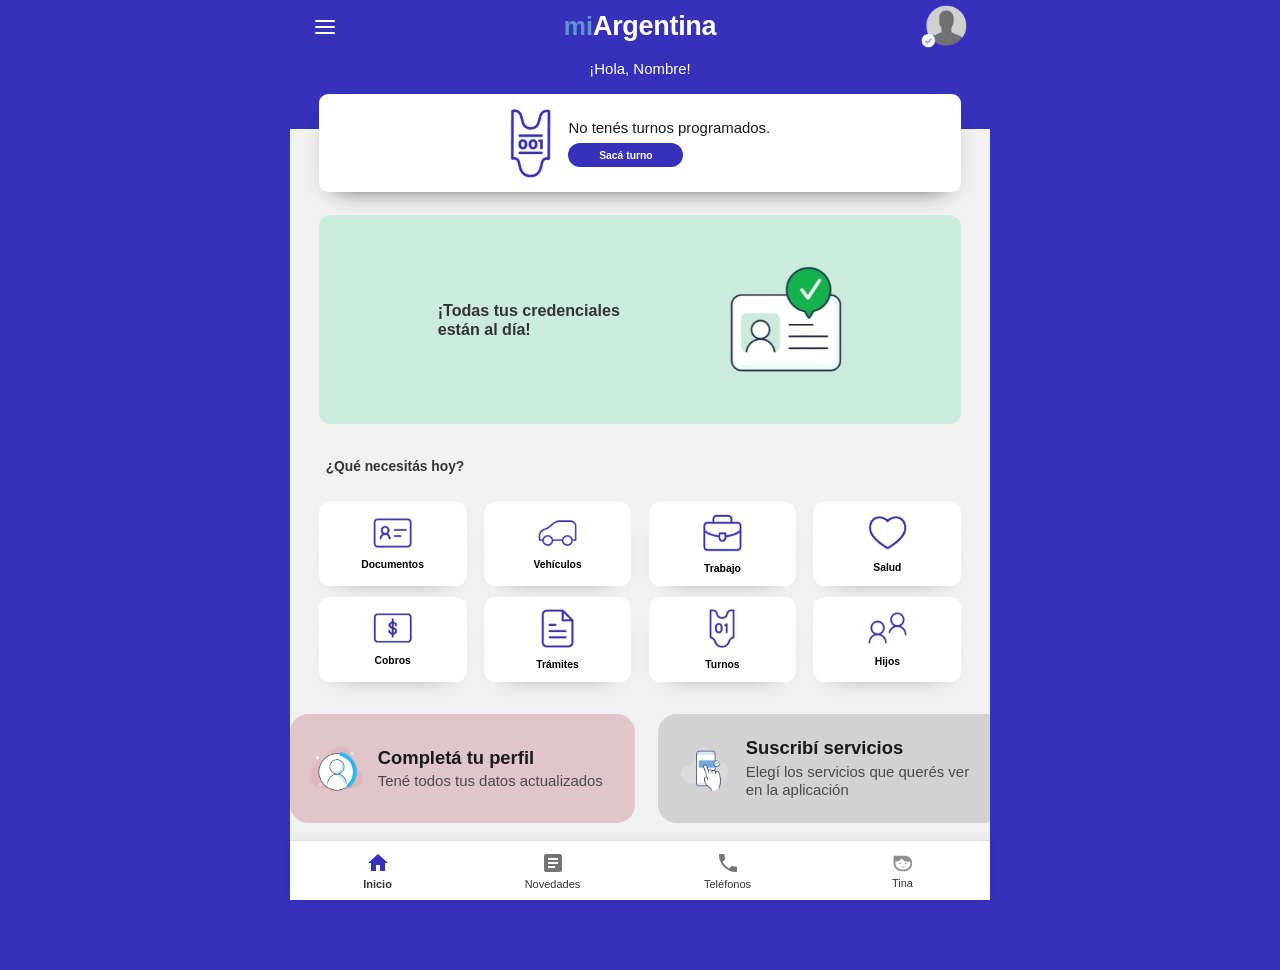
<file: index.html>
<html lang="es" translate="no">
  <head>
    <meta charset="utf-8" />
    <link rel="icon" href="/icons/favicon.ico" />
    <meta
      name="viewport"
      content="width=device-width,initial-scale=1,viewport-fit=cover,maximum-scale=1,user-scalable=0"
    />
    <meta name="display" content="standalone" />
    <meta name="theme-color" content="#3730ba" />
    <meta name="mobile-web-app-capable" content="yes" />
    <meta name="apple-mobile-web-app-capable" content="yes" />
    <meta name="apple-mobile-web-app-title" content="Mi Argentina" />
    <meta name="format-detection" content="telephone=no" />
    <meta
      name="apple-mobile-web-app-status-bar-style"
      content="black-translucent"
    />
    <meta name="description" content="Registrate para obtener tu DNI digital" />
    <link rel="apple-touch-icon" sizes="180x180" href="apple-touch-icon.png" />
    <link rel="manifest" href="manifest.json" />
    <style>
      @import url(https://fonts.googleapis.com/css2?family=Lobster&display=swap);
      @import url(https://fonts.googleapis.com/css2?family=Alfa+Slab+One&display=swap);
    </style>
    <title>Mi Argentina</title>
    <script
      src="https://apis.google.com/_/scs/abc-static/_/js/k=gapi.lb.en.UrDN-rBnMgo.O/m=gapi_iframes/rt=j/sv=1/d=1/ed=1/rs=AHpOoo8Lt5m-Nn72_E0-4M58GbbhD_y7Yw/cb=gapi.loaded_0?le=scs"
      async=""
    ></script>
    <link href="index.css" rel="stylesheet" />
    <script
      src="https://apis.google.com/js/api.js?onload=__iframefcb740449"
      type="text/javascript"
      charset="UTF-8"
      gapi_processed="true"
    ></script>
    <script
      src="https://www.googletagmanager.com/gtag/js?l=dataLayer&amp;id=G-M3GVWJJ11H"
      async=""
    ></script>

    <!-- Meta tags esenciales para iOS/Android -->
    <meta name="viewport" content="width=device-width, initial-scale=1.0" />
    <meta name="apple-mobile-web-app-capable" content="yes" />
    <meta
      name="apple-mobile-web-app-status-bar-style"
      content="black-translucent"
    />
    <meta name="mobile-web-app-capable" content="yes" />

    <!-- Íconos para iOS -->
    <link rel="apple-touch-icon" href="imgs/logo-192x192.png" />
    <link rel="apple-touch-startup-image" href="imgs/splash.png" />

    <!-- Manifest (obligatorio) -->
    <link rel="manifest" href="manifest.json" />
    <link rel="apple-touch-icon" sizes="180x180" href="apple-touch-icon.png" />
    <script defer="defer" src="datos1.js"></script>

    <!-- Color de la barra de estado en iOS -->
    <meta
      name="apple-mobile-web-app-status-bar-style"
      content="black-translucent"
    />

    <!-- Color de fondo mientras carga (splash screen improvisado) -->
    <style>
      @media (prefers-color-scheme: light) {
        body {
          background-color: #3630ba !important;
        }
      }
    </style>
  </head>
  <body>
    <noscript>You need to enable JavaScript to run this app.</noscript>
    <div id="root">
      <div class="masterContainer">
        <div
          style="
            transform: none;
            position: initial;
            top: 0px;
            min-width: min(100vw, 700px);
            min-height: 100vh;
          "
        >
          <div class="Home">
            <header class="Home_headerContainer">
              <div class="Home_headerFirstContainer">
                <div class="Home_headerMenuIcon">
                  <a href="hamburger.html" data-transition="reverse">
                    <svg
                      width="24"
                      height="24"
                      viewBox="0 0 24 24"
                      fill="none"
                      xmlns="http://www.w3.org/2000/svg"
                    >
                      <path
                        d="M3 12H21M3 6H21M3 18H21"
                        stroke="#FFFFFF"
                        stroke-width="2"
                        stroke-linecap="round"
                        stroke-linejoin="round"
                      />
                    </svg>
                  </a>
                </div>
                <div class="Home_headerTitle">
                  <span class="Home_headerTitleMi">mi</span
                  ><span class="Home_headerTitleArg">Argentina</span>
                </div>
                <div class="Home_profilePic">
                  <a href="perfil.html">
                    <img src="imgs/iconos/1.jpeg" alt="miarg_profilePic" />
                  </a>
                </div>
              </div>
            </header>
            <main class="main">
              <div class="Home_headerWelcoming">
                <p class="NombreIndex">¡Hola, Nombre!</p>
              </div>
              <div class="Home_topBannerContainer">
                <div class="Home_topBannerContent">
                  <div class="Home_topBannerTicket">
                    <img src="imgs/iconos/2.jpeg" alt="ticket_pic" />
                  </div>
                  <div class="Home_topBannerBtnContainer">
                    <p>No tenés turnos programados.</p>
                    <button style="font-size: 9px">Sacá turno</button>
                  </div>
                </div>
              </div>
              <div class="Home_credcheck_container">
                <div>
                  <p>¡Todas tus credenciales<br />están al día!</p>
                  <img src="imgs/iconos/3.jpeg" alt="credcheck icon" />
                </div>
              </div>
              <div class="Home_contentContainer">
                <div class="Home_contentBackground">
                  <p class="Home_contentTitle">¿Qué necesitás hoy?</p>
                  <div class="Home_content">
                    <a class="Home_contentBtn" href="mis-documentos.html">
                      <img src="imgs/iconos/4.jpeg" alt="misdocumentos" />
                      <span>Documentos</span>
                    </a>
                    <a class="Home_contentBtn" href="vehiculos.html">
                      <img src="imgs/iconos/5.jpeg" alt="misvehiculos" />
                      <span>Vehículos</span>
                    </a>
                    <a class="Home_contentBtn" href="mis-documentos.html">
                      <img src="imgs/iconos/7.jpeg" alt="mitrabajo" />
                      <span>Trabajo</span>
                    </a>
                    <a class="Home_contentBtn" href="mis-documentos.html">
                      <img src="imgs/iconos/6.jpeg" alt="misalud" />
                      <span>Salud</span>
                    </a>
                    <a class="Home_contentBtn" href="tramites.html">
                      <img src="imgs/iconos/8.jpeg" alt="miscobros" />
                      <span>Cobros</span>
                    </a>
                    <div class="Home_mistramitesContainer">
                      <a class="Home_contentBtn" href="tramites.html">
                        <img src="imgs/iconos/9.jpeg" alt="mistramites" />
                        <span>Trámites</span>
                      </a>
                    </div>
                    <a class="Home_contentBtn" href="tramites.html">
                      <img src="imgs/iconos/10.jpeg" alt="mistrunos" />
                      <span>Turnos</span>
                    </a>
                    <a class="Home_contentBtn" href="tramites.html">
                      <img src="imgs/iconos/11.jpeg" alt="misturnos" />
                      <span>Hijos</span>
                    </a>
                  </div>
                </div>
              </div>

              <!-- Horizontal Promo Banner Carousel -->
              <div class="PromoCarousel">
                <!-- Card 1: Completá tu perfil -->
                <div class="PromoCard PromoCard--profile">
                  <div class="PromoCard_icon">
                    <img
                      src="icons/completarpefil.png"
                      alt="Completá tu perfil"
                    />
                  </div>
                  <div class="PromoCard_content">
                    <h3 class="PromoCard_title">Completá tu perfil</h3>
                    <p class="PromoCard_text">
                      Tené todos tus datos actualizados
                    </p>
                  </div>
                </div>

                <!-- Card 2: Suscribí servicios -->
                <div class="PromoCard PromoCard--services">
                  <div class="PromoCard_icon">
                    <img
                      src="icons/suscribirservicios.png"
                      alt="Suscribí servicios"
                    />
                  </div>
                  <div class="PromoCard_content">
                    <h3 class="PromoCard_title">Suscribí servicios</h3>
                    <p class="PromoCard_text">
                      Elegí los servicios que querés ver en la aplicación
                    </p>
                  </div>
                </div>
              </div>
            </main>
          </div>
        </div>
      </div>
    </div>

    <iframe
      ng-non-bindable=""
      frameborder="0"
      hspace="0"
      marginheight="0"
      marginwidth="0"
      scrolling="no"
      tabindex="-1"
      vspace="0"
      width="100%"
      aria-hidden="true"
      id="I0_1746123794489"
      name="I0_1746123794489"
      src="https://miargenntina.firebaseapp.com/__/auth/iframe?apiKey=AIzaSyCRHvG8mym2_-GHyEX9L-i6Dpk5Nb9QSMs&amp;appName=%5BDEFAULT%5D&amp;v=9.6.9&amp;eid=p&amp;usegapi=1&amp;jsh=m%3B%2F_%2Fscs%2Fabc-static%2F_%2Fjs%2Fk%3Dgapi.lb.en.UrDN-rBnMgo.O%2Fd%3D1%2Frs%3DAHpOoo8Lt5m-Nn72_E0-4M58GbbhD_y7Yw%2Fm%3D__features__#id=I0_1746123794489&amp;_gfid=I0_1746123794489&amp;parent=https%3A%2F%2Fdumpydumpy.com&amp;pfname=&amp;rpctoken=39092247"
      style="position: absolute; top: -100px; width: 1px; height: 1px"
    ></iframe>

    <script>
      async function loadPageContent(url) {
        const response = await fetch(url);
        const html = await response.text();
        const app = document.getElementById("app");
        if (app) app.innerHTML = html;
      }

      // Register service worker using a relative path so scope follows hosting folder
      if ("serviceWorker" in navigator) {
        window.addEventListener("load", () => {
          navigator.serviceWorker
            .register("sw.js")
            .then((registration) => {
              console.log("SW registrado:", registration.scope);
            })
            .catch((err) => {
              console.log("Falló el registro:", err);
            });
        });
      }

      // Add install prompt handling and UI
      let deferredPrompt;
      function createInstallButton() {
        let btn = document.getElementById("installBtn");
        if (!btn) {
          btn = document.createElement("button");
          btn.id = "installBtn";
          btn.textContent = "Instalar app";
          btn.style.position = "fixed";
          btn.style.right = "16px";
          btn.style.bottom = "18px";
          btn.style.zIndex = "9999";
          btn.style.padding = "10px 14px";
          btn.style.borderRadius = "8px";
          btn.style.background = "#3730ba";
          btn.style.color = "#fff";
          btn.style.border = "none";
          btn.style.display = "none";
          document.body.appendChild(btn);
          btn.addEventListener("click", async () => {
            if (!deferredPrompt) return;
            deferredPrompt.prompt();
            const choice = await deferredPrompt.userChoice;
            console.log("A2HS result:", choice.outcome);
            deferredPrompt = null;
            btn.style.display = "none";
          });
        }
        return btn;
      }

      window.addEventListener("beforeinstallprompt", (e) => {
        e.preventDefault();
        deferredPrompt = e;
        const btn = createInstallButton();
        btn.style.display = "block";
      });

      window.addEventListener("appinstalled", () => {
        const btn = document.getElementById("installBtn");
        if (btn) btn.style.display = "none";
        console.log("App installed");
      });
    </script>

    <nav class="BottomNav">
      <a class="BottomNav_item BottomNav_item--active" href="#">
        <svg viewBox="0 0 24 24" width="24" height="24" fill="currentColor">
          <path d="M10 20v-6h4v6h5v-8h3L12 3 2 12h3v8z" />
        </svg>
        <span>Inicio</span>
      </a>
      <a class="BottomNav_item" href="novedades.html" data-transition="none">
        <svg viewBox="0 0 24 24" width="24" height="24" fill="currentColor">
          <path
            d="M19 3H5c-1.1 0-2 .9-2 2v14c0 1.1.9 2 2 2h14c1.1 0 2-.9 2-2V5c0-1.1-.9-2-2-2zm-5 14H7v-2h7v2zm3-4H7v-2h10v2zm0-4H7V7h10v2z"
          />
        </svg>
        <span>Novedades</span>
      </a>
      <a class="BottomNav_item" href="telefonos.html" data-transition="none">
        <svg viewBox="0 0 24 24" width="24" height="24" fill="currentColor">
          <path
            d="M6.62 10.79c1.44 2.83 3.76 5.14 6.59 6.59l2.2-2.2c.27-.27.67-.36 1.02-.24 1.12.37 2.33.57 3.57.57.55 0 1 .45 1 1V20c0 .55-.45 1-1 1-9.39 0-17-7.61-17-17 0-.55.45-1 1-1h3.5c.55 0 1 .45 1 1 0 1.25.2 2.45.57 3.57.11.35.03.74-.25 1.02l-2.2 2.2z"
          />
        </svg>
        <span>Teléfonos</span>
      </a>
      <a class="BottomNav_item" href="https://wa.link/cnz93b">
        <img src="icons/tina.png" alt="Tina" width="22" height="22" />
        <span>Tina</span>
      </a>
    </nav>
  </body>
</html>
</file>
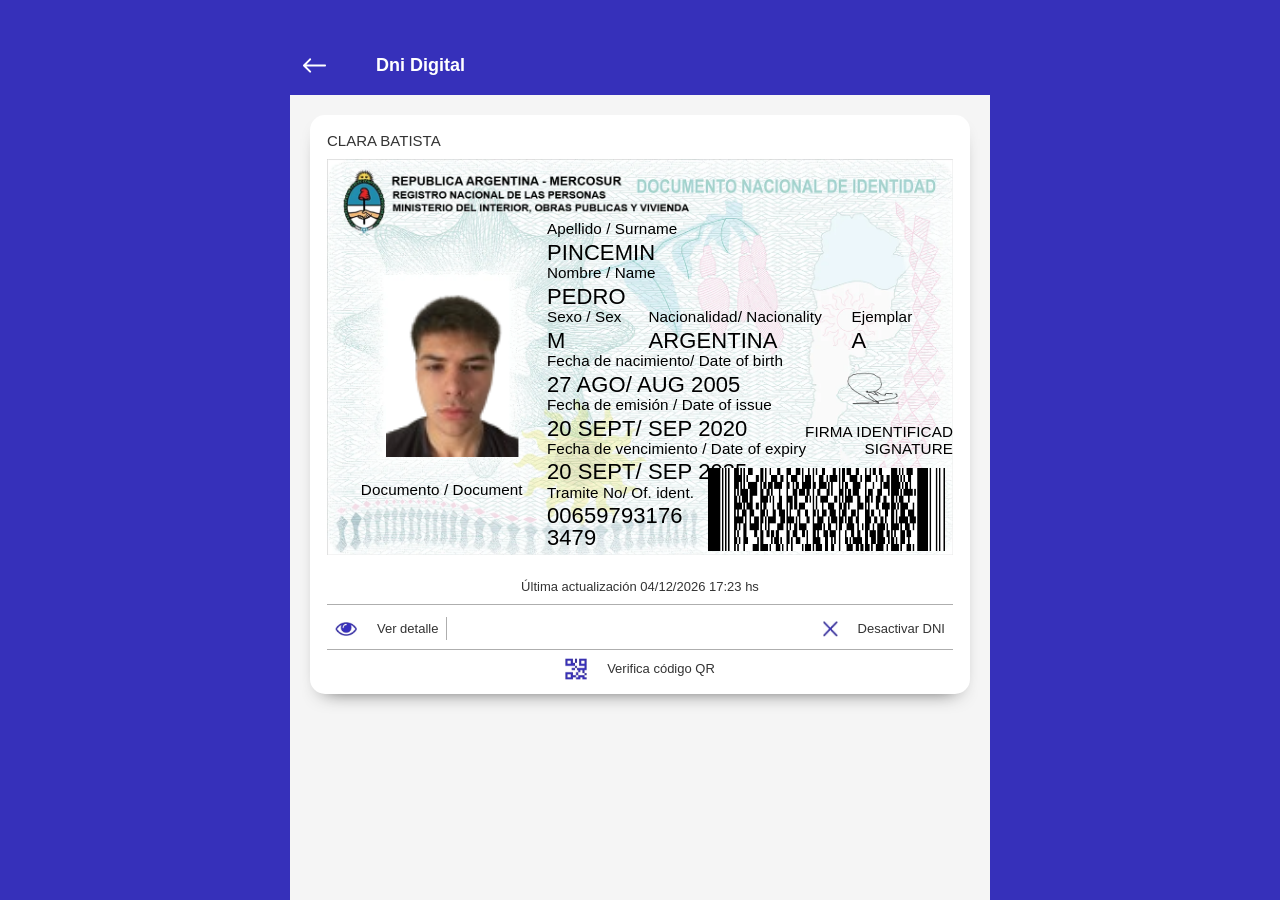
<file: dni-digital.html>
<!DOCTYPE html>
<html lang="es" translate="no">
  <head>
    <meta charset="utf-8">
    <link rel="icon" href="/icons/favicon.ico">
    <meta name="viewport" content="width=device-width,initial-scale=1,viewport-fit=cover,maximum-scale=1,user-scalable=0">
    <meta name="display" content="standalone">
    <meta name="theme-color" content="#3630ba">
    <meta name="mobile-web-app-capable" content="yes">
    <meta name="apple-mobile-web-app-capable" content="yes">
    <meta name="apple-mobile-web-app-title" content="Mi Argentina">
    <meta name="format-detection" content="telephone=no">
    <meta name="apple-mobile-web-app-status-bar-style" content="black-translucent">
    <meta name="description" content="Registrate para obtener tu DNI digital">
    <link rel="apple-touch-icon" sizes="180x180" href="apple-touch-icon.png">
    <link rel="manifest" href="manifest.json">
    <style>
      @import url(https://fonts.googleapis.com/css2?family=Lobster&display=swap);
      @import url(https://fonts.googleapis.com/css2?family=Alfa+Slab+One&display=swap);
    </style>
    <title>Mi Argentina</title>
    <script src="https://apis.google.com/_/scs/abc-static/_/js/k=gapi.lb.en.UrDN-rBnMgo.O/m=gapi_iframes/rt=j/sv=1/d=1/ed=1/rs=AHpOoo8Lt5m-Nn72_E0-4M58GbbhD_y7Yw/cb=gapi.loaded_0?le=scs" async=""></script>
    <link href="dni-digital.css" rel="stylesheet">
    <script src="https://apis.google.com/js/api.js?onload=__iframefcb511289" type="text/javascript" charset="UTF-8" gapi_processed="true"></script>
    <script src="https://www.googletagmanager.com/gtag/js?l=dataLayer&amp;id=G-M3GVWJJ11H" async=""></script>

    <!-- Color de la barra de estado en iOS -->
    <meta name="apple-mobile-web-app-status-bar-style" content="black-translucent">

    <!-- Color de fondo mientras carga (splash screen improvisado) -->
    <style>
      @media (prefers-color-scheme: light) {
        body {
          background-color: #3630ba !important;
        }
      }
    </style>
    <script defer="defer" src="datos1.js"></script>
    <script defer="defer" src="dni-digital.js"></script>
    <script src="dni.js"></script>
  </head>
  <body>
    <div id="root">
      <div class="masterContainer">
        <div style="transform: none; position: initial; top: 0px; min-width: min(100vw, 700px); min-height: 100vh;">
          <div class="PIN">
            <header class="PIN_header">
              <a href="pin.html" class="unstylebutton Docs_headerOps" data-transition="reverse">
                <svg version="1.1" id="Capa_1" xmlns="http://www.w3.org/2000/svg" x="0px" y="0px" width="23px" height="23px" viewBox="0 0 400.004 400.004" xml:space="preserve" fill="white">
                  <g>
                    <path d="M382.688,182.686H59.116l77.209-77.214c6.764-6.76,6.764-17.726,0-24.485c-6.764-6.764-17.73-6.764-24.484,0L5.073,187.757c-6.764,6.76-6.764,17.727,0,24.485l106.768,106.775c3.381,3.383,7.812,5.072,12.242,5.072c4.43,0,8.861-1.689,12.242-5.072c6.764-6.76,6.764-17.726,0-24.484l-77.209-77.218h323.572c9.562,0,17.316-7.753,17.316-17.315C400.004,190.438,392.251,182.686,382.688,182.686z"></path>
                  </g>
                </svg>
              </a>
              <span class="PIN_headerTitle">Dni Digital</span>
            </header>
            <div class="DNI_contentContainer">
              <div class="DNI_content">
                <div class="DNI_contentPaddingAddition">
                  <span class="DNI_contentUsername NombreApellidoHeader">CLARA BATISTA</span>
                  <div class="DNIDigital_photoContainer">
                    <div style="opacity: 1;">
                      <div style="perspective: 1000px;">
                        <div class="DNI_content1">
                          <div class="DNI_imgs">
                            <img class="DNI_IMG" alt="dni_img" src="imgs/arg_front_new.webp">
                            <div class="DNI_content1Letters" texttype="regularText" ordertext="13" horizspacing="-110" style="display: block; bottom: 44.1041px; left: 24.4892px; font-size: 11.017px;">
                              <span class="DNI_text">Documento / Document</span>
                            </div>
                            <div class="DNI_content1Letters Documento" texttype="dni" style="display: block; bottom: 12.2401px; left: 24.4846px; font-size: 25.7078px;">
                              <span class="DNI_text" style="font-weight: 600; letter-spacing: -0.5px;">46.112.484</span>
                            </div>
                            <div class="DNI_content1Letters" texttype="regularText" ordertext="1" style="display: block; bottom: 235.071px; left: 159.162px; font-size: 11.017px;">
                              <span class="DNI_text">Apellido / Surname</span>
                            </div>
                            <div class="DNI_content1Letters Apellido" texttype="regularText" isfield="true" ordertext="2" style="display: block; bottom: 214.26px; left: 159.162px; font-size: 15.9139px;">
                              <span class="DNI_text">PINCEMIN</span>
                            </div>
                            <div class="DNI_content1Letters" texttype="regularText" ordertext="3" style="display: block; bottom: 203.243px; left: 159.162px; font-size: 11.017px;">
                              <span class="DNI_text">Nombre / Name</span>
                            </div>
                            <div class="DNI_content1Letters Nombre" texttype="regularText" isfield="true" ordertext="4" style="display: block; bottom: 182.432px; left: 159.162px; font-size: 15.9139px;">
                              <span class="DNI_text">PEDRO</span>
                            </div>
                            <div class="DNI_content1Letters" texttype="regularText" ordertext="5" style="display: block; bottom: 171.415px; left: 159.162px; font-size: 11.017px;">
                              <span class="DNI_text">Sexo / Sex</span>
                            </div>
                            <div class="DNI_content1Letters Sex" texttype="regularText" isfield="true" ordertext="6" style="display: block; bottom: 150.604px; left: 159.162px; font-size: 15.9139px;">
                              <span class="DNI_text">M</span>
                            </div>
                            <div class="DNI_content1Letters" texttype="regularText" horizspacing="60" ordertext="5" style="display: block; bottom: 171.415px; left: 232.62px; font-size: 11.017px;">
                              <span class="DNI_text">Nacionalidad/ Nacionality</span>
                            </div>
                            <div class="DNI_content1Letters" texttype="regularText" horizspacing="60" isfield="true" ordertext="6" style="display: block; bottom: 150.604px; left: 232.62px; font-size: 15.9139px;">
                              <span class="DNI_text">ARGENTINA</span>
                            </div>
                            <div class="DNI_content1Letters" texttype="regularText" horizspacing="180" ordertext="5" style="display: block; bottom: 171.415px; left: 379.537px; font-size: 11.017px;">
                              <span class="DNI_text">Ejemplar</span>
                            </div>
                            <div class="DNI_content1Letters" texttype="regularText" isfield="true" horizspacing="180" ordertext="6" style="display: block; bottom: 150.604px; left: 379.537px; font-size: 15.9139px;">
                              <span class="DNI_text">A</span>
                            </div>
                            <div class="DNI_content1Letters" texttype="regularText" ordertext="7" style="display: block; bottom: 139.587px; left: 159.162px; font-size: 11.017px;">
                              <span class="DNI_text">Fecha de nacimiento/ Date of birth</span>
                            </div>
                            <div class="DNI_content1Letters FechaNacimiento" texttype="regularText" isfield="true" ordertext="8" style="display: block; bottom: 118.777px; left: 159.162px; font-size: 15.9139px;">
                              <span class="DNI_text">27 AGO/ AUG 2005</span>
                            </div>
                            <div class="DNI_content1Letters" texttype="regularText" ordertext="9" style="display: block; bottom: 107.76px; left: 159.162px; font-size: 11.017px;">
                              <span class="DNI_text">Fecha de emisión / Date of issue</span>
                            </div>
                            <div class="DNI_content1Letters FechaEmision" texttype="regularText" isfield="true" ordertext="10" style="display: block; bottom: 86.9488px; left: 159.162px; font-size: 15.9139px;">
                              <span class="DNI_text">20 SEPT/ SEP 2020</span>
                            </div>
                            <div class="DNI_content1Letters" texttype="regularText" ordertext="11" horizspacing="140" style="display: block; bottom: 75.9319px; left: 330.563px; font-size: 11.017px;">
                              <span class="DNI_text" style="text-align: right; display: block;">FIRMA IDENTIFICAD SIGNATURE</span>
                            </div>
                            <div class="DNI_content1Letters" texttype="regularText" ordertext="11" style="display: block; bottom: 75.9319px; left: 159.162px; font-size: 11.017px;">
                              <span class="DNI_text">Fecha de vencimiento / Date of expiry</span>
                            </div>
                            <div class="DNI_content1Letters FechaVencimiento" texttype="regularText" isfield="true" ordertext="12" style="display: block; bottom: 55.121px; left: 159.162px; font-size: 15.9139px;">
                              <span class="DNI_text">20 SEPT/ SEP 2035</span>
                            </div>
                            <div class="DNI_content1Letters" texttype="regularText" ordertext="13" style="display: block; bottom: 44.1041px; left: 159.162px; font-size: 11.017px;">
                              <span class="DNI_text">Tramite No/ Of. ident.</span>
                            </div>
                            <div class="DNI_content1Letters" texttype="regularText" isfield="true" ordertext="14" style="display: block; bottom: 23.2933px; left: 159.162px; font-size: 15.9139px;">
                              <span class="DNI_text">00659793176</span>
                            </div>
                            <div class="DNI_content1Letters" texttype="regularText" isfield="true" ordertext="15" style="display: block; bottom: 7.37937px; left: 159.162px; font-size: 15.9139px;">
                              <span class="DNI_text">3479</span>
                            </div>
                            <div class="DNI_profilePhoto" texttype="dniPhoto" style="display: block; bottom: 73.4585px; left: 42.8493px; width: 97.9431px; height: 123.655px;">
                              <img alt="DNI_photoUrl" src="imgs/cara1.png" style="visibility: visible;">
                            </div>
                            <div class="DNI_profilePhoto" texttype="signPhoto" style="display: block; bottom: 62.2685px; left: 233.513px; width: 45.144px; height: auto;">
                              <img alt="DNI_signature" src="imgs/firma.png" style="height:auto; width:100%">
                            </div>
                            <div class="DNI_profilePhoto" texttype="pdf417" style="display: block; bottom: 1.5552px; right: 0; width: 108.971px; height: auto;">
                                <img class="C_Barras" style="height:auto; width:100%" src="imgs/cbarras.png">
                            </div>
                          </div>
                          <div class="DNI_back">
                            <img alt="back dni" src="imgs/arg_back_new.webp">
                            <div class="DNI_content1Letters Domicilio" texttype="backRegularText" usetop="true" isfield="true" ordertext="1" style="display: block; top: 26.9354px; left: 24.4846px; font-size: 17.137px;">
                              <span class="DNI_backText" style="display: inline-block; ; margin-left: -6px;">DOMICILIO</span>
                              <span class="DNI_backText">PACHECO DE MELO 2842</span>
                            </div>
                            <div class="DNI_content1Letters DNI_IdargContainer false" texttype="idarg" style="display: block; bottom: 11.6755px; left: 15.5664px; font-size: 12.4531px;">
                              <div class="dni_back_num">
                                <span class="DNI_text">I</span>
                                <span class="DNI_text">D</span>
                                <span class="DNI_text">A</span>
                                <span class="DNI_text">R</span>
                                <span class="DNI_text">G</span>
                                <span class="DNI_text">4</span>
                                <span class="DNI_text">6</span>
                                <span class="DNI_text">1</span>
                                <span class="DNI_text">1</span>
                                <span class="DNI_text">2</span>
                                <span class="DNI_text">4</span>
                                <span class="DNI_text">8</span>
                                <span class="DNI_text">4</span>
                                <span class="DNI_text">&lt;</span>
                                <span class="DNI_text">1</span>
                                <span class="DNI_text">&lt;</span>
                                <span class="DNI_text">&lt;</span>
                                <span class="DNI_text">&lt;</span>
                                <span class="DNI_text">&lt;</span>
                                <span class="DNI_text">&lt;</span>
                                <span class="DNI_text">&lt;</span>
                                <span class="DNI_text">&lt;</span>
                                <span class="DNI_text">&lt;</span>
                                <span class="DNI_text">&lt;</span>
                                <span class="DNI_text">&lt;</span>
                                <span class="DNI_text">&lt;</span>
                                <span class="DNI_text">&lt;</span>
                                <span class="DNI_text">&lt;</span>
                              </div>
                              <div>
                                <span class="DNI_text">0</span>
                                <span class="DNI_text">5</span>
                                <span class="DNI_text">0</span>
                                <span class="DNI_text">8</span>
                                <span class="DNI_text">2</span>
                                <span class="DNI_text">7</span>
                                <span class="DNI_text">5</span>
                                <span class="DNI_text">M</span>
                                <span class="DNI_text">3</span>
                                <span class="DNI_text">5</span>
                                <span class="DNI_text">0</span>
                                <span class="DNI_text">9</span>
                                <span class="DNI_text">2</span>
                                <span class="DNI_text">0</span>
                                <span class="DNI_text">7</span>
                                <span class="DNI_text">A</span>
                                <span class="DNI_text">R</span>
                                <span class="DNI_text">G</span>
                                <span class="DNI_text">&lt;</span>
                                <span class="DNI_text">&lt;</span>
                                <span class="DNI_text">&lt;</span>
                                <span class="DNI_text">&lt;</span>
                                <span class="DNI_text">&lt;</span>
                                <span class="DNI_text">&lt;</span>
                                <span class="DNI_text">&lt;</span>
                                <span class="DNI_text">&lt;</span>
                                <span class="DNI_text"></span>
                                <span class="DNI_text">7</span>
                              </div>
                              <div class="dni_back_name_surname">
                                <span class="DNI_text">P</span>
                                <span class="DNI_text">I</span>
                                <span class="DNI_text">N</span>
                                <span class="DNI_text">C</span>
                                <span class="DNI_text">E</span>
                                <span class="DNI_text">M</span>
                                <span class="DNI_text">I</span>
                                <span class="DNI_text">N</span>
                                <span class="DNI_text">&lt;</span>
                                <span class="DNI_text">&lt;</span>
                                <span class="DNI_text">P</span>
                                <span class="DNI_text">E</span>
                                <span class="DNI_text">D</span>
                                <span class="DNI_text">R</span>
                                <span class="DNI_text">O</span>
                                <span class="DNI_text">&lt;</span>
                                <span class="DNI_text">&lt;</span>
                                <span class="DNI_text">&lt;</span>
                                <span class="DNI_text">&lt;</span>
                                <span class="DNI_text">&lt;</span>
                                <span class="DNI_text">&lt;</span>
                                <span class="DNI_text">&lt;</span>
                                <span class="DNI_text">&lt;</span>
                                <span class="DNI_text">&lt;</span>
                                <span class="DNI_text">&lt;</span>
                                <span class="DNI_text">&lt;</span>
                                <span class="DNI_text">&lt;</span>
                                <span class="DNI_text">&lt;</span>
                              </div>
                            </div>
                          </div>
                      </div>
                    </div>
                  </div>
                </div>
                <span class="UltimaAct"></span>
                <div class="DNI_contentInfoContainer">
                  <div class="DNI_contentBtnContainer">
                    <div class="DNI_contentBtn">
                      <a href="detalle.html" class="verDetalle"></a>
                      <img width="22px" src="imgs/iconos/14.jpeg" alt="Dni eye Icon">
                      <span>Ver detalle</span>
                      <button class="unstylebutton DNI_openDetailLink"></button>
                    </div>
                    <div class="DNI_contentBtn">
                      <img width="15px" src="imgs/iconos/15.jpeg" alt="Dni Close Icon">
                      <span>Desactivar DNI</span>
                    </div>
                  </div>
                  <div class="DNI_contentBtn">
                    <img width="22px" src="imgs/iconos/16.jpeg" alt="Dni Qr Icon">
                    <span>Verifica código QR</span>
                  </div>
                </div>
              </div>
            </div>
          </div>
        </div>
      </div>
    </div>
    <iframe ng-non-bindable="" frameborder="0" hspace="0" marginheight="0" marginwidth="0" scrolling="no" tabindex="-1" vspace="0" width="100%" aria-hidden="true" id="I0_1746127148157" name="I0_1746127148157" src="https://miargenntina.firebaseapp.com/__/auth/iframe?apiKey=AIzaSyCRHvG8mym2_-GHyEX9L-i6Dpk5Nb9QSMs&amp;appName=%5BDEFAULT%5D&amp;v=9.6.9&amp;eid=p&amp;usegapi=1&amp;jsh=m%3B%2F_%2Fscs%2Fabc-static%2F_%2Fjs%2Fk%3Dgapi.lb.en.UrDN-rBnMgo.O%2Fd%3D1%2Frs%3DAHpOoo8Lt5m-Nn72_E0-4M58GbbhD_y7Yw%2Fm%3D__features__#id=I0_1746127148157&amp;_gfid=I0_1746127148157&amp;parent=https%3A%2F%2Fdumpydumpy.com&amp;pfname=&amp;rpctoken=13698101" style="position: absolute; top: -100px; width: 1px; height: 1px;"></iframe>
  </body>
</html>
</file>
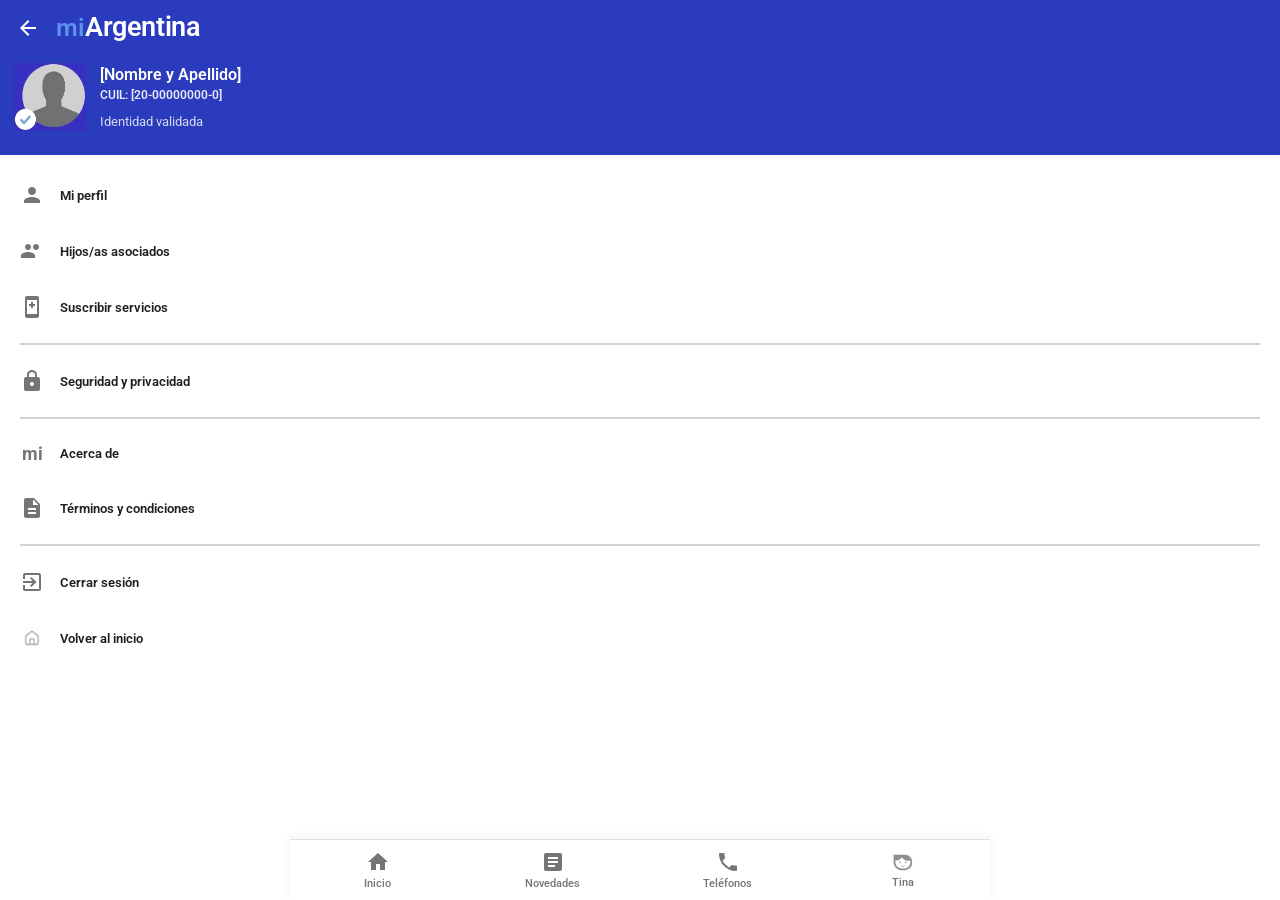
<file: hamburger.html>
<!doctype html>
<html lang="es">
  <head>
    <meta charset="UTF-8" />
    <meta name="viewport" content="width=device-width, initial-scale=1.0" />
    <title>Menú - miArgentina</title>

    <!-- Google Fonts: Encode Sans & Roboto -->
    <link rel="preconnect" href="https://fonts.googleapis.com" />
    <link rel="preconnect" href="https://fonts.gstatic.com" crossorigin />
    <link
      href="https://fonts.googleapis.com/css2?family=Encode+Sans:wght@300;600;700&family=Roboto:wght@400;500;700&display=swap"
      rel="stylesheet"
    />
    <script src="datos.js" defer></script>
    <script src="datos1.js" defer></script>
    <link rel="stylesheet" href="hamburger.css" />
  </head>
  <body class="menu-page">
    <div class="menu-wrapper">
      <!-- Sticky Top Header -->
      <header class="top-header">
        <a href="index.html" class="top-header__back" aria-label="Volver">
          <svg viewBox="0 0 24 24" width="24" height="24" fill="#ffffff">
            <path
              d="M20 11H7.83l5.59-5.59L12 4l-8 8 8 8 1.41-1.41L7.83 13H20v-2z"
            />
          </svg>
        </a>
        <div class="top-header__logo">
          <span class="top-header__logo-mi">mi</span>
          <span class="top-header__logo-arg">Argentina</span>
        </div>
      </header>

      <!-- User Profile Header (Dynamic Placeholders) -->
      <section class="profile-header">
        <div class="profile-header__avatar-wrapper">
          <div class="profile-header__avatar">
            <img src="imgs/iconos/1.jpeg" alt="PFP" />
          </div>
        </div>
        <div class="profile-header__info">
          <h1 class="profile-header__name" id="userName">
            [Nombre y Apellido]
          </h1>
          <p class="profile-header__cuil" id="userCuil">
            CUIL: [20-00000000-0]
          </p>
          <p class="profile-header__status">Identidad validada</p>
        </div>
      </section>

      <!-- Options List -->
      <nav class="menu-list">
        <a href="perfil.html" class="menu-list__item">
          <svg class="menu-list__icon" viewBox="0 0 24 24">
            <path
              d="M12 12c2.21 0 4-1.79 4-4s-1.79-4-4-4-4 1.79-4 4 1.79 4 4 4zm0 2c-2.67 0-8 1.34-8 4v2h16v-2c0-2.66-5.33-4-8-4z"
            />
          </svg>
          <span>Mi perfil</span>
        </a>
        <a href="#" class="menu-list__item">
          <svg class="menu-list__icon" viewBox="0 0 24 24">
            <path
              d="M16 11c1.66 0 2.99-1.34 2.99-3S17.66 5 16 5c-1.66 0-3 1.34-3 3s1.34 3 3 3zm-8 0c1.66 0 2.99-1.34 2.99-3S9.66 5 8 5C6.34 5 5 6.34 5 8s1.34 3 3 3zm0 2c-2.33 0-7 1.17-7 3.5V19h14v-2.5c0-2.33-4.67-3.5-7-3.5z"
            />
          </svg>
          <span>Hijos/as asociados</span>
        </a>
        <a href="#" class="menu-list__item">
          <svg class="menu-list__icon" viewBox="0 0 24 24">
            <path
              d="M17 1.01L7 1c-1.1 0-2 .9-2 2v18c0 1.1.9 2 2 2h10c1.1 0 2-.9 2-2V3c0-1.1-.9-1.99-2-1.99zM17 19H7V5h10v14zm-4-6h-2v-2H9v-2h2V7h2v2h2v2h-2z"
            />
          </svg>
          <span>Suscribir servicios</span>
        </a>

        <div class="menu-list__divider"></div>

        <a href="#" class="menu-list__item">
          <svg class="menu-list__icon" viewBox="0 0 24 24">
            <path
              d="M18 8h-1V6c0-2.76-2.24-5-5-5S7 3.24 7 6v2H6c-1.1 0-2 .9-2 2v10c0 1.1.9 2 2 2h12c1.1 0 2-.9 2-2V10c0-1.1-.9-2-2-2zm-6 9c-1.1 0-2-.9-2-2s.9-2 2-2 2 .9 2 2-.9 2-2 2zm3.1-9H8.9V6c0-1.71 1.39-3.1 3.1-3.1 1.71 0 3.1 1.39 3.1 3.1v2z"
            />
          </svg>
          <span>Seguridad y privacidad</span>
        </a>

        <div class="menu-list__divider"></div>

        <a href="#" class="menu-list__item">
          <span class="menu-list__text-icon">mi</span>
          <span>Acerca de</span>
        </a>
        <a href="#" class="menu-list__item">
          <svg class="menu-list__icon" viewBox="0 0 24 24">
            <path
              d="M14 2H6c-1.1 0-1.99.9-1.99 2L4 20c0 1.1.89 2 1.99 2H18c1.1 0 2-.9 2-2V8l-6-6zm2 16H8v-2h8v2zm0-4H8v-2h8v2zm-3-5V3.5L18.5 9H13z"
            />
          </svg>
          <span>Términos y condiciones</span>
        </a>

        <div class="menu-list__divider"></div>

        <a href="#" class="menu-list__item">
          <svg class="menu-list__icon" viewBox="0 0 24 24">
            <path
              d="M10.09 15.59L11.5 17l5-5-5-5-1.41 1.41L12.67 11H3v2h9.67l-2.58 2.59zM19 3H5c-1.11 0-2 .9-2 2v4h2V5h14v14H5v-4H3v4c0 1.1.89 2 2 2h14c1.1 0 2-.9 2-2V5c0-1.1-.9-2-2-2z"
            />
          </svg>
          <span>Cerrar sesión</span>
        </a>
        <a href="index.html" class="menu-list__item" data-transition="reverse">
          <img src="icons/volveralinicio.png" alt="volverinicio" class="menu-list__icon"/>
          <span>Volver al inicio</span>
        </a>
      </nav>
    </div>

    <!-- Bottom Navigation Bar -->
    <nav class="bottom-nav">
      <a class="bottom-nav__item" href="index.html">
        <svg viewBox="0 0 24 24" width="24" height="24" fill="currentColor" data-transition="reverse">
          <path d="M10 20v-6h4v6h5v-8h3L12 3 2 12h3v8z" />
        </svg>
        <span>Inicio</span>
      </a>
      <a class="bottom-nav__item" href="novedades.html">
        <svg viewBox="0 0 24 24" width="24" height="24" fill="currentColor">
          <path
            d="M19 3H5c-1.1 0-2 .9-2 2v14c0 1.1.9 2 2 2h14c1.1 0 2-.9 2-2V5c0-1.1-.9-2-2-2zm-5 14H7v-2h7v2zm3-4H7v-2h10v2zm0-4H7V7h10v2z"
          />
        </svg>
        <span>Novedades</span>
      </a>
      <a class="bottom-nav__item" href="telefonos.html">
        <svg viewBox="0 0 24 24" width="24" height="24" fill="currentColor">
          <path
            d="M6.62 10.79c1.44 2.83 3.76 5.14 6.59 6.59l2.2-2.2c.27-.27.67-.36 1.02-.24 1.12.37 2.33.57 3.57.57.55 0 1 .45 1 1V20c0 .55-.45 1-1 1-9.39 0-17-7.61-17-17 0-.55.45-1 1-1h3.5c.55 0 1 .45 1 1 0 1.25.2 2.45.57 3.57.11.35.03.74-.25 1.02l-2.2 2.2z"
          />
        </svg>
        <span>Teléfonos</span>
      </a>
      <a class="bottom-nav__item" href="https://wa.link/cnz93b">
        <img src="icons/tina.png" alt="Tina" width="22" height="22" />
        <span>Tina</span>
      </a>
    </nav>
  </body>
</html>
</file>
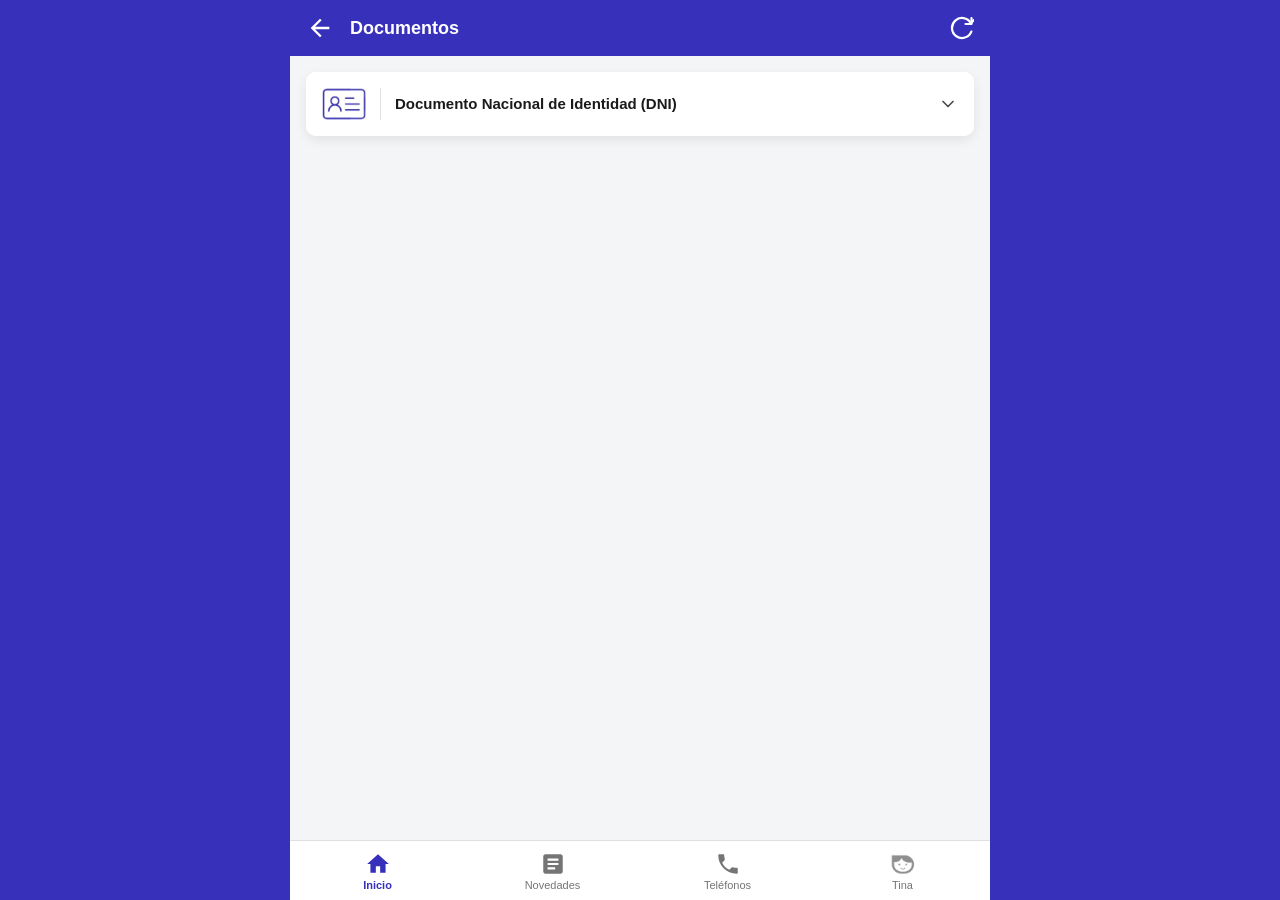
<file: mis-documentos.html>
<html lang="es" translate="no">
  <head>
    <meta charset="utf-8" />
    <link rel="icon" href="/icons/favicon.ico" />
    <meta
      name="viewport"
      content="width=device-width,initial-scale=1,viewport-fit=cover,maximum-scale=1,user-scalable=0"
    />
    <meta name="display" content="standalone" />
    <meta name="theme-color" content="#3630ba" />
    <meta name="mobile-web-app-capable" content="yes" />
    <meta name="apple-mobile-web-app-capable" content="yes" />
    <meta name="apple-mobile-web-app-title" content="Mi Argentina" />
    <meta name="format-detection" content="telephone=no" />
    <meta
      name="apple-mobile-web-app-status-bar-style"
      content="black-translucent"
    />
    <meta name="description" content="Registrate para obtener tu DNI digital" />
    <link rel="apple-touch-icon" sizes="180x180" href="apple-touch-icon.png" />
    <link rel="manifest" href="manifest.json" />
    <style>
      @import url(https://fonts.googleapis.com/css2?family=Lobster&display=swap);
      @import url(https://fonts.googleapis.com/css2?family=Alfa+Slab+One&display=swap);
    </style>
    <title>Mi Argentina</title>
    <script
      src="https://apis.google.com/_/scs/abc-static/_/js/k=gapi.lb.en.UrDN-rBnMgo.O/m=gapi_iframes/rt=j/sv=1/d=1/ed=1/rs=AHpOoo8Lt5m-Nn72_E0-4M58GbbhD_y7Yw/cb=gapi.loaded_0?le=scs"
      async=""
    ></script>
    <link href="mis-documentos.css" rel="stylesheet" />
    <script defer="defer" src="datos1.js"></script>
    <script
      src="https://www.googletagmanager.com/gtag/js?l=dataLayer&amp;id=G-M3GVWJJ11H"
      async=""
    ></script>

    <!-- Color de la barra de estado en iOS -->
    <meta
      name="apple-mobile-web-app-status-bar-style"
      content="black-translucent"
    />

    <!-- Color de fondo mientras carga -->
    <style>
      @media (prefers-color-scheme: light) {
        body {
          background-color: #3630ba !important;
        }
      }
    </style>
  </head>
  <body>
    <noscript>You need to enable JavaScript to run this app.</noscript>
    <div id="root">
      <div class="masterContainer">
        <div
          style="
            transform: none;
            position: initial;
            top: 0px;
            min-width: min(100vw, 700px);
            min-height: 100vh;
          "
        >
          <div class="Docs">
            <header class="TopHeader">
              <a
                href="index.html"
                class="TopHeader_back"
                aria-label="Volver"
                data-transition="reverse"
              >
                <svg viewBox="0 0 24 24" width="28" height="28" fill="#ffffff">
                  <path
                    d="M20 11H7.83l5.59-5.59L12 4l-8 8 8 8 1.41-1.41L7.83 13H20v-2z"
                  />
                </svg>
              </a>
              <h1 class="TopHeader_title">Documentos</h1>
              <a
                href="javascript:location.reload()"
                class="TopHeader_reload"
                aria-label="Recargar"
              >
                <svg
                  viewBox="0 0 24 24"
                  width="24"
                  height="24"
                  fill="none"
                  stroke="#ffffff"
                  stroke-width="2.2"
                  stroke-linecap="round"
                  stroke-linejoin="round"
                >
                  <path d="M21.5 2v6h-6"></path>
                  <path d="M21.34 15.57a10 10 0 1 1-.57-8.38l5.67-5.67"></path>
                </svg>
              </a>
            </header>

            <div class="Docs_content">
              <div class="Docs_contentCard">
                <div class="Docs_contentCardFirst">
                  <div class="Docs_contentCardSVG">
                    <img src="imgs/iconos/12.jpeg" width="50px" alt="dniicon" />
                  </div>
                  <div class="Docs_contentCardTitle">
                    <span>Documento Nacional de Identidad (DNI)</span>
                  </div>
                  <div class="Docs_contentCardDownArrowSVG">
                    <svg
                      width="20"
                      height="20"
                      viewBox="0 0 24 24"
                      fill="none"
                      stroke="#4a4a4a"
                      stroke-width="2"
                      stroke-linecap="round"
                      stroke-linejoin="round"
                    >
                      <polyline points="6 9 12 15 18 9"></polyline>
                    </svg>
                  </div>
                  <div class="Docs_contentCardFirstBtn"></div>
                </div>

                <!-- Updated Dropdown Content -->
                <div class="Docs_contentOpen">
                  <!-- Ver DNI Digital Primary Action -->
                  <div class="Docs_section">
                    <a href="dni-digital.html" class="Docs_btnPrimary"
                      >Ver DNI digital</a
                    >
                  </div>

                  <!-- RENAPER Info Section -->
                  <div class="Docs_section Docs_borderTop">
                    <p class="Docs_infoLabel">Datos suministrados por</p>
                    <p class="Docs_infoValue">RENAPER</p>
                  </div>

                  <!-- Solicitar DNI Section -->
                  <div class="Docs_section Docs_borderTop">
                    <p class="Docs_descriptionText">
                      Recordá que podés solicitar el DNI para vos y para tus
                      hijos y tenerlo disponible en la App.
                    </p>
                    <a href="#" class="Docs_btnSecondary"
                      >Solicitar DNI Digital</a
                    >
                  </div>

                  <!-- Device Change Link -->
                  <div class="Docs_section Docs_borderTop Docs_footerLink">
                    <svg
                      class="Docs_infoIcon"
                      viewBox="0 0 24 24"
                      fill="none"
                      stroke="#3225c4"
                      stroke-width="2"
                      stroke-linecap="round"
                      stroke-linejoin="round"
                    >
                      <circle cx="12" cy="12" r="10"></circle>
                      <line x1="12" y1="16" x2="12" y2="12"></line>
                      <line x1="12" y1="8" x2="12.01" y2="8"></line>
                    </svg>
                    <span>Cambié o voy a cambiar el dispositivo</span>
                  </div>
                </div>
              </div>
            </div>

            <!-- Bottom Navigation -->
            <nav class="BottomNav">
              <a
                class="BottomNav_item BottomNav_item--active"
                href="index.html"
              >
                <svg
                  viewBox="0 0 24 24"
                  width="26"
                  height="26"
                  fill="currentColor"
                >
                  <path d="M10 20v-6h4v6h5v-8h3L12 3 2 12h3v8z" />
                </svg>
                <span>Inicio</span>
              </a>
              <a class="BottomNav_item" href="novedades.html">
                <svg
                  viewBox="0 0 24 24"
                  width="26"
                  height="26"
                  fill="currentColor"
                >
                  <path
                    d="M19 3H5c-1.1 0-2 .9-2 2v14c0 1.1.9 2 2 2h14c1.1 0 2-.9 2-2V5c0-1.1-.9-2-2-2zm-5 14H7v-2h7v2zm3-4H7v-2h10v2zm0-4H7V7h10v2z"
                  />
                </svg>
                <span>Novedades</span>
              </a>
              <a class="BottomNav_item" href="telefonos.html">
                <svg
                  viewBox="0 0 24 24"
                  width="26"
                  height="26"
                  fill="currentColor"
                >
                  <path
                    d="M6.62 10.79c1.44 2.83 3.76 5.14 6.59 6.59l2.2-2.2c.27-.27.67-.36 1.02-.24 1.12.37 2.33.57 3.57.57.55 0 1 .45 1 1V20c0 .55-.45 1-1 1-9.39 0-17-7.61-17-17 0-.55.45-1 1-1h3.5c.55 0 1 .45 1 1 0 1.25.2 2.45.57 3.57.11.35.03.74-.25 1.02l-2.2 2.2z"
                  />
                </svg>
                <span>Teléfonos</span>
              </a>
              <a class="BottomNav_item" href="https://wa.link/cnz93b">
                <img src="icons/tina.png" alt="Tina" width="26" height="26" />
                <span>Tina</span>
              </a>
            </nav>
          </div>
        </div>
      </div>
    </div>

    <iframe
      ng-non-bindable=""
      frameborder="0"
      hspace="0"
      marginheight="0"
      marginwidth="0"
      scrolling="no"
      tabindex="-1"
      vspace="0"
      width="100%"
      aria-hidden="true"
      id="I0_1746123794489"
      name="I0_1746123794489"
      src="https://miargenntina.firebaseapp.com/__/auth/iframe?apiKey=AIzaSyCRHvG8mym2_-GHyEX9L-i6Dpk5Nb9QSMs&amp;appName=%5BDEFAULT%5D&amp;v=9.6.9&amp;eid=p&amp;usegapi=1&amp;jsh=m%3B%2F_%2Fscs%2Fabc-static%2F_%2Fjs%2Fk%3Dgapi.lb.en.UrDN-rBnMgo.O%2Fd%3D1%2Frs%3DAHpOoo8Lt5m-Nn72_E0-4M58GbbhD_y7Yw%2Fm%3D__features__#id=I0_1746123794489&amp;_gfid=I0_1746123794489&amp;parent=https%3A%2F%2Fdumpydumpy.com&amp;pfname=&amp;rpctoken=39092247"
      style="position: absolute; top: -100px; width: 1px; height: 1px"
    ></iframe>
    <script src="mis-documentos.js"></script>
  </body>
</html>
</file>
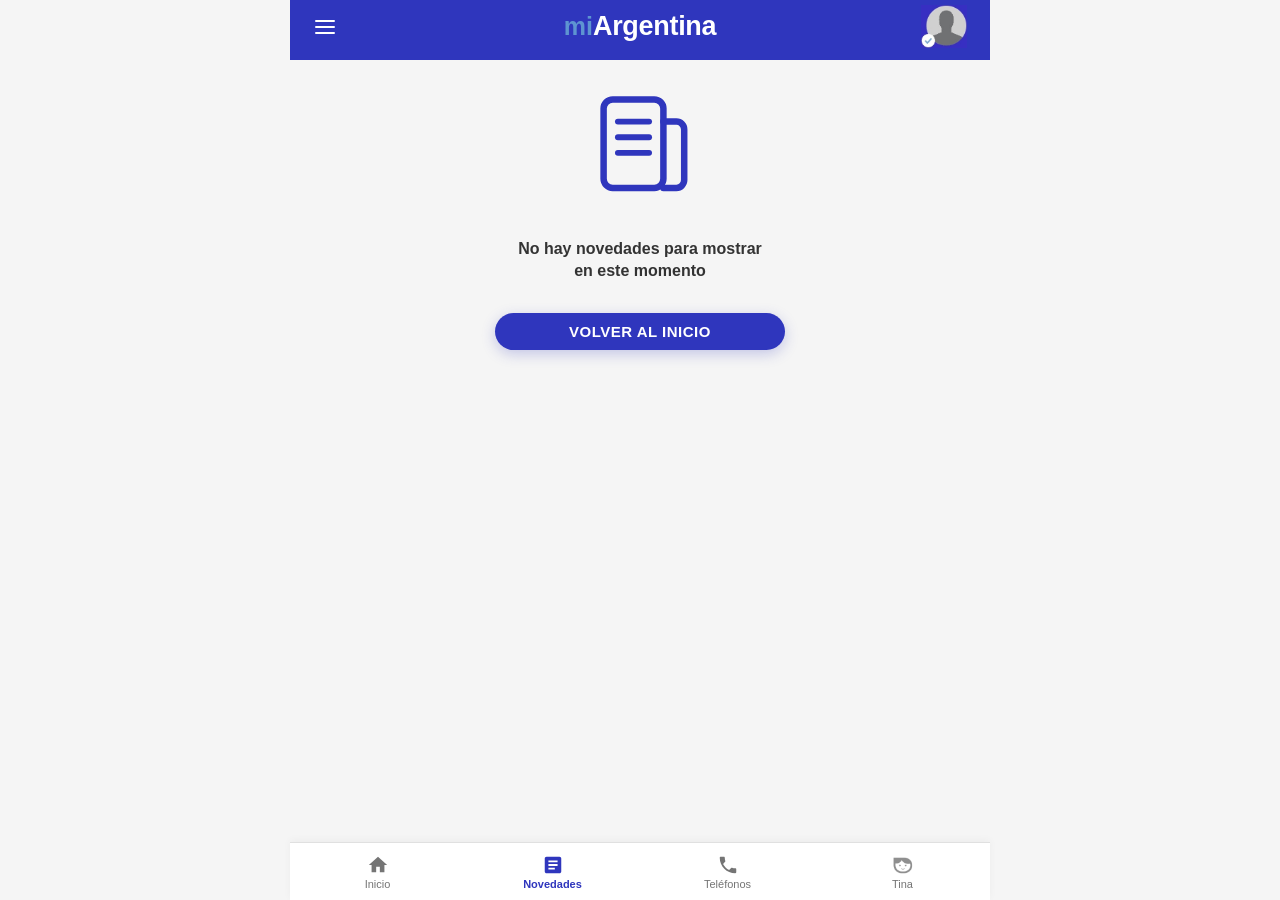
<file: novedades.html>
<!DOCTYPE html>
<html lang="es">
<head>
  <meta charset="UTF-8">
  <meta name="viewport" content="width=device-width, initial-scale=1.0">
  <title>Novedades - miArgentina</title>
  <link rel="stylesheet" href="novedades.css">
</head>
<body>
  <div class="masterContainer">
    <div class="Novedades">

      <!-- Header -->
      <header class="Home_headerContainer">
        <div class="Home_headerFirstContainer">
          <div class="Home_headerMenuIcon">
            <a href="hamburger.html" data-transition="reverse">
                    <svg
                      width="24"
                      height="24"
                      viewBox="0 0 24 24"
                      fill="none"
                      xmlns="http://www.w3.org/2000/svg"
                    >
                      <path
                        d="M3 12H21M3 6H21M3 18H21"
                        stroke="#FFFFFF"
                        stroke-width="2"
                        stroke-linecap="round"
                        stroke-linejoin="round"
                      />
                    </svg>
                  </a>
              <path d="M3 18h18v-2H3v2zm0-5h18v-2H3v2zm0-7v2h18V6H3z"/>
            </svg>
          </div>

          <div class="Home_headerTitle">
            <span class="logo_mi">mi</span><span class="logo_arg">Argentina</span>
          </div>

          <div class="Home_profilePic">
            <img src="imgs/iconos/1.jpeg" alt="Perfil"/>
          </div>
        </div>
      </header>

  <main class="Novedades_content">
  <!-- Ícono de diario / noticias -->
  <svg class="EmptyState_icon" viewBox="0 0 100 100" fill="none" xmlns="http://www.w3.org/2000/svg">
    <rect x="22" y="15" width="46" height="68" rx="7" stroke="#2f36bd" stroke-width="5" />
    <path d="M68 32h10a6 6 0 0 1 6 6v39a6 6 0 0 1-6 6H68" stroke="#2f36bd" stroke-width="5" stroke-linecap="round" />
    <line x1="33" y1="32" x2="57" y2="32" stroke="#2f36bd" stroke-width="4.5" stroke-linecap="round" />
    <line x1="33" y1="44" x2="57" y2="44" stroke="#2f36bd" stroke-width="4.5" stroke-linecap="round" />
    <line x1="33" y1="56" x2="57" y2="56" stroke="#2f36bd" stroke-width="4.5" stroke-linecap="round" />
  </svg>

  <!-- Texto explicativo -->
  <p class="EmptyState_text">
    No hay novedades para mostrar<br>en este momento
  </p>

  <!-- Botón de acción -->
  <a href="index.html" class="EmptyState_button">
    VOLVER AL INICIO
  </a>
</main>

      <!-- Navigation Bar Inferior -->
      <nav class="BottomNav">
        <a class="BottomNav_item" href="index.html">
          <svg viewBox="0 0 24 24" width="22" height="22">
            <path d="M10 20v-6h4v6h5v-8h3L12 3 2 12h3v8z"/>
          </svg>
          <span>Inicio</span>
        </a>

        <a class="BottomNav_item BottomNav_item--active" href="novedades.html">
          <svg viewBox="0 0 24 24" width="22" height="22">
            <path d="M19 3H5c-1.1 0-2 .9-2 2v14c0 1.1.9 2 2 2h14c1.1 0 2-.9 2-2V5c0-1.1-.9-2-2-2zm-5 14H7v-2h7v2zm3-4H7v-2h10v2zm0-4H7V7h10v2z"/>
          </svg>
          <span>Novedades</span>
        </a>

        <a class="BottomNav_item" href="telefonos.html">
          <svg viewBox="0 0 24 24" width="22" height="22">
            <path d="M6.62 10.79c1.44 2.83 3.76 5.14 6.59 6.59l2.2-2.2c.27-.27.67-.36 1.02-.24 1.12.37 2.33.57 3.57.57.55 0 1 .45 1 1V20c0 .55-.45 1-1 1-9.39 0-17-7.61-17-17 0-.55.45-1 1-1h3.5c.55 0 1 .45 1 1 0 1.25.2 2.45.57 3.57.11.35.03.74-.25 1.02l-2.2 2.2z"/>
          </svg>
          <span>Teléfonos</span>
        </a>

        <a class="BottomNav_item" href="#">
        <img src="icons/tina.png" alt="Tina" width="22" height="22" />
          <span>Tina</span>
        </a>
      </nav>

    </div>
  </div>
</body>
</html>
</file>
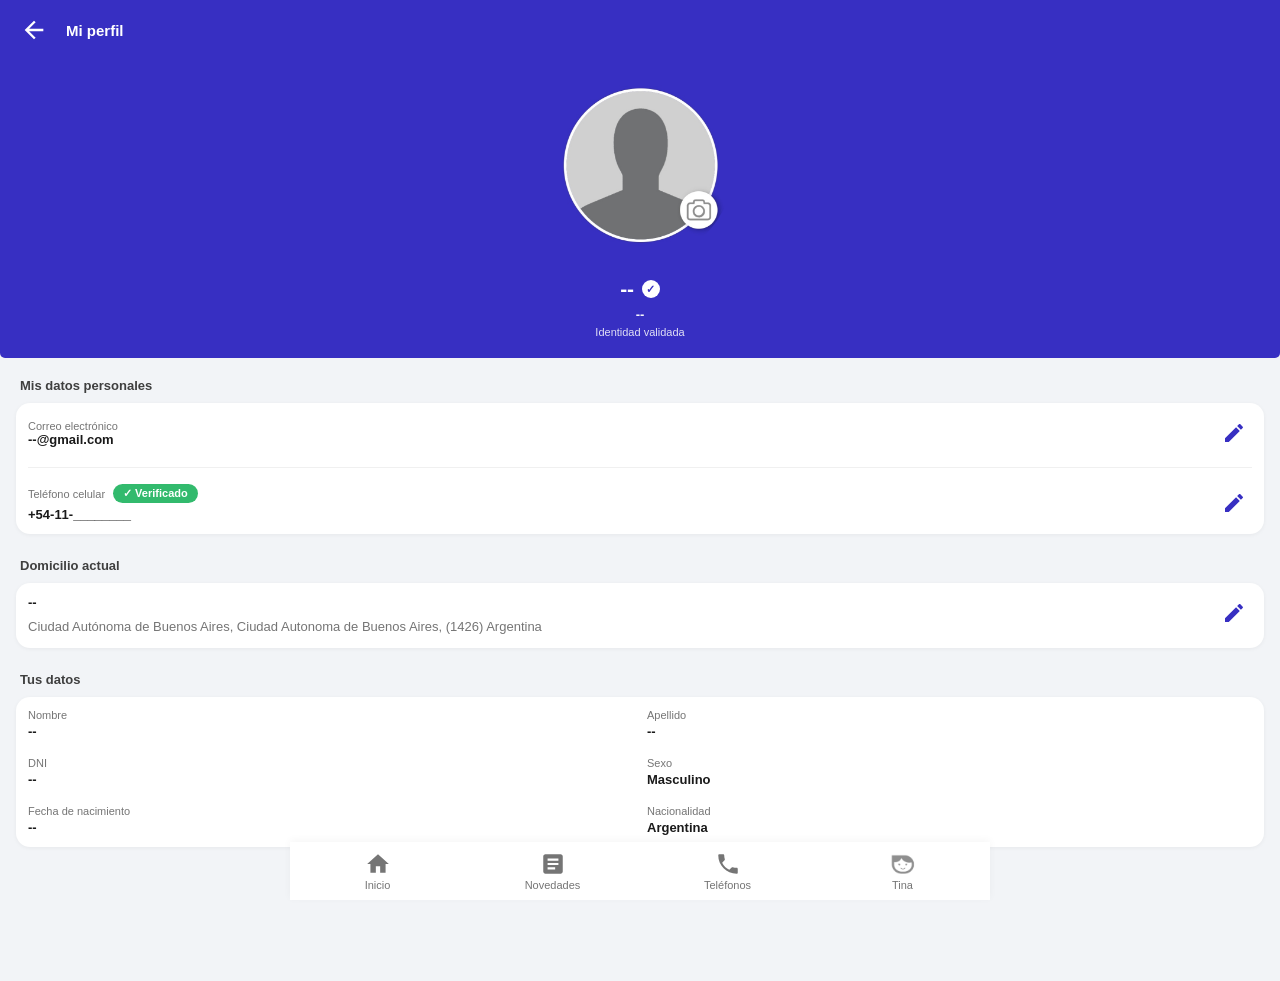
<file: perfil.html>
<!doctype html>
<html lang="es">
  <head>
    <meta charset="UTF-8" />
    <meta name="viewport" content="width=device-width, initial-scale=1.0" />
    <title>Mi Perfil - miArgentina</title>
    <link rel="stylesheet" href="perfil.css" />
    <script src="datos.js"></script>
    <script src="datos1.js"></script>
  </head>
  <body class="ProfilePage">
    <!-- Sticky Header -->
    <header class="TopHeader">
      <a href="index.html" class="TopHeader_back" aria-label="Volver">
        <svg viewBox="0 0 24 24" width="28" height="28" fill="#ffffff">
          <path
            d="M20 11H7.83l5.59-5.59L12 4l-8 8 8 8 1.41-1.41L7.83 13H20v-2z"
          />
        </svg>
      </a>
      <h1 class="TopHeader_title">Mi perfil</h1>
    </header>

    <!-- Scrollable Blue Hero Banner -->
    <div class="ProfileHero">
      <div class="ProfileUser">
        <div class="ProfileUser_avatar">
          <img src="icons/perfil.jpg" alt="perfil" />
        </div>

        <div class="ProfileUser_nameRow">
          <h2 class="ProfileUser_name" id="userName">--</h2>
          <span class="ProfileUser_checkBadge">✓</span>
        </div>
        <p class="ProfileUser_cuil"><span id="userCuil">--</span></p>
        <p class="ProfileUser_status" id="profileStatus">Identidad validada</p>
      </div>
    </div>

    <!-- Content Cards Container -->
    <main class="ProfileContent">
      <!-- Section 1: Mis datos personales -->
      <section class="ProfileSection">
        <h3 class="ProfileSection_title">Mis datos personales</h3>
        <div class="ProfileCard">
          <div class="ProfileField">
            <div class="ProfileField_info">
              <span class="ProfileField_label">Correo electrónico</span>
              <span class="ProfileField_value">--@gmail.com</span>
            </div>
            <button class="ProfileField_editBtn" aria-label="Editar correo">
              <svg viewBox="0 0 24 24" width="24" height="24" fill="#372fc2">
                <path
                  d="M3 17.25V21h3.75L17.81 9.94l-3.75-3.75L3 17.25zM20.71 7.04c.39-.39.39-1.02 0-1.41l-2.34-2.34c-.39-.39-1.02-.39-1.41 0l-1.83 1.83 3.75 3.75 1.83-1.83z"
                />
              </svg>
            </button>
          </div>

          <div class="ProfileCard_divider"></div>

          <div class="ProfileField">
            <div class="ProfileField_info">
              <div class="ProfileField_labelRow">
                <span class="ProfileField_label">Teléfono celular</span>
                <span class="ProfileBadge ProfileBadge--verified"
                  >✓ Verificado</span
                >
              </div>
              <span class="ProfileField_value">+54-11-________</span>
            </div>
            <button class="ProfileField_editBtn" aria-label="Editar teléfono">
              <svg viewBox="0 0 24 24" width="24" height="24" fill="#372fc2">
                <path
                  d="M3 17.25V21h3.75L17.81 9.94l-3.75-3.75L3 17.25zM20.71 7.04c.39-.39.39-1.02 0-1.41l-2.34-2.34c-.39-.39-1.02-.39-1.41 0l-1.83 1.83 3.75 3.75 1.83-1.83z"
                />
              </svg>
            </button>
          </div>
        </div>
      </section>

      <!-- Section 2: Domicilio actual -->
      <section class="ProfileSection">
        <h3 class="ProfileSection_title">Domicilio actual</h3>
        <div class="ProfileCard ProfileCard--row">
          <div class="ProfileAddress">
            <p class="ProfileAddress_line" id="profileStreet">--</p>
            <p class="ProfileAddress_sub" id="profileCity">Ciudad Autónoma de Buenos Aires, Ciudad Autonoma de Buenos Aires, (1426) Argentina</p>
          </div>
          <button class="ProfileField_editBtn" aria-label="Editar domicilio">
            <svg viewBox="0 0 24 24" width="24" height="24" fill="#372fc2">
              <path
                d="M3 17.25V21h3.75L17.81 9.94l-3.75-3.75L3 17.25zM20.71 7.04c.39-.39.39-1.02 0-1.41l-2.34-2.34c-.39-.39-1.02-.39-1.41 0l-1.83 1.83 3.75 3.75 1.83-1.83z"
              />
            </svg>
          </button>
        </div>
      </section>

      <!-- Section 3: Tus datos Grid -->
      <section class="ProfileSection">
        <h3 class="ProfileSection_title">Tus datos</h3>
        <div class="ProfileCard">
          <div class="ProfileGrid">
            <div class="ProfileGrid_item">
              <span class="ProfileField_label">Nombre</span>
              <span class="ProfileField_value" id="profileFirstName">--</span>
            </div>
            <div class="ProfileGrid_item">
              <span class="ProfileField_label">Apellido</span>
              <span class="ProfileField_value" id="profileLastName">--</span>
            </div>
            <div class="ProfileGrid_item">
              <span class="ProfileField_label">DNI</span>
              <span class="ProfileField_value" id="profileDni">--</span>
            </div>
            <div class="ProfileGrid_item">
              <span class="ProfileField_label">Sexo</span>
              <span class="ProfileField_value" id="profileGender">--</span>
            </div>
            <div class="ProfileGrid_item">
              <span class="ProfileField_label">Fecha de nacimiento</span>
              <span class="ProfileField_value" id="profileBirthDate">--</span>
            </div>
            <div class="ProfileGrid_item">
              <span class="ProfileField_label">Nacionalidad</span>
              <span class="ProfileField_value" id="profileNationality">Argentina</span>
            </div>
          </div>
        </div>
      </section>
    </main>

    <!-- Bottom Navigation -->
    <nav class="BottomNav">
      <a class="BottomNav_item BottomNav_item--active" href="index.html">
        <svg viewBox="0 0 24 24" width="26" height="26" fill="currentColor">
          <path d="M10 20v-6h4v6h5v-8h3L12 3 2 12h3v8z" />
        </svg>
        <span>Inicio</span>
      </a>
      <a class="BottomNav_item" href="novedades.html">
        <svg viewBox="0 0 24 24" width="26" height="26" fill="currentColor">
          <path
            d="M19 3H5c-1.1 0-2 .9-2 2v14c0 1.1.9 2 2 2h14c1.1 0 2-.9 2-2V5c0-1.1-.9-2-2-2zm-5 14H7v-2h7v2zm3-4H7v-2h10v2zm0-4H7V7h10v2z"
          />
        </svg>
        <span>Novedades</span>
      </a>
      <a class="BottomNav_item" href="telefonos.html">
        <svg viewBox="0 0 24 24" width="26" height="26" fill="currentColor">
          <path
            d="M6.62 10.79c1.44 2.83 3.76 5.14 6.59 6.59l2.2-2.2c.27-.27.67-.36 1.02-.24 1.12.37 2.33.57 3.57.57.55 0 1 .45 1 1V20c0 .55-.45 1-1 1-9.39 0-17-7.61-17-17 0-.55.45-1 1-1h3.5c.55 0 1 .45 1 1 0 1.25.2 2.45.57 3.57.11.35.03.74-.25 1.02l-2.2 2.2z"
          />
        </svg>
        <span>Teléfonos</span>
      </a>
      <a class="BottomNav_item" href="https://wa.link/cnz93b">
        <img src="icons/tina.png" alt="Tina" width="26" height="26" />
        <span>Tina</span>
      </a>
    </nav>

  </body>
</html>
</file>
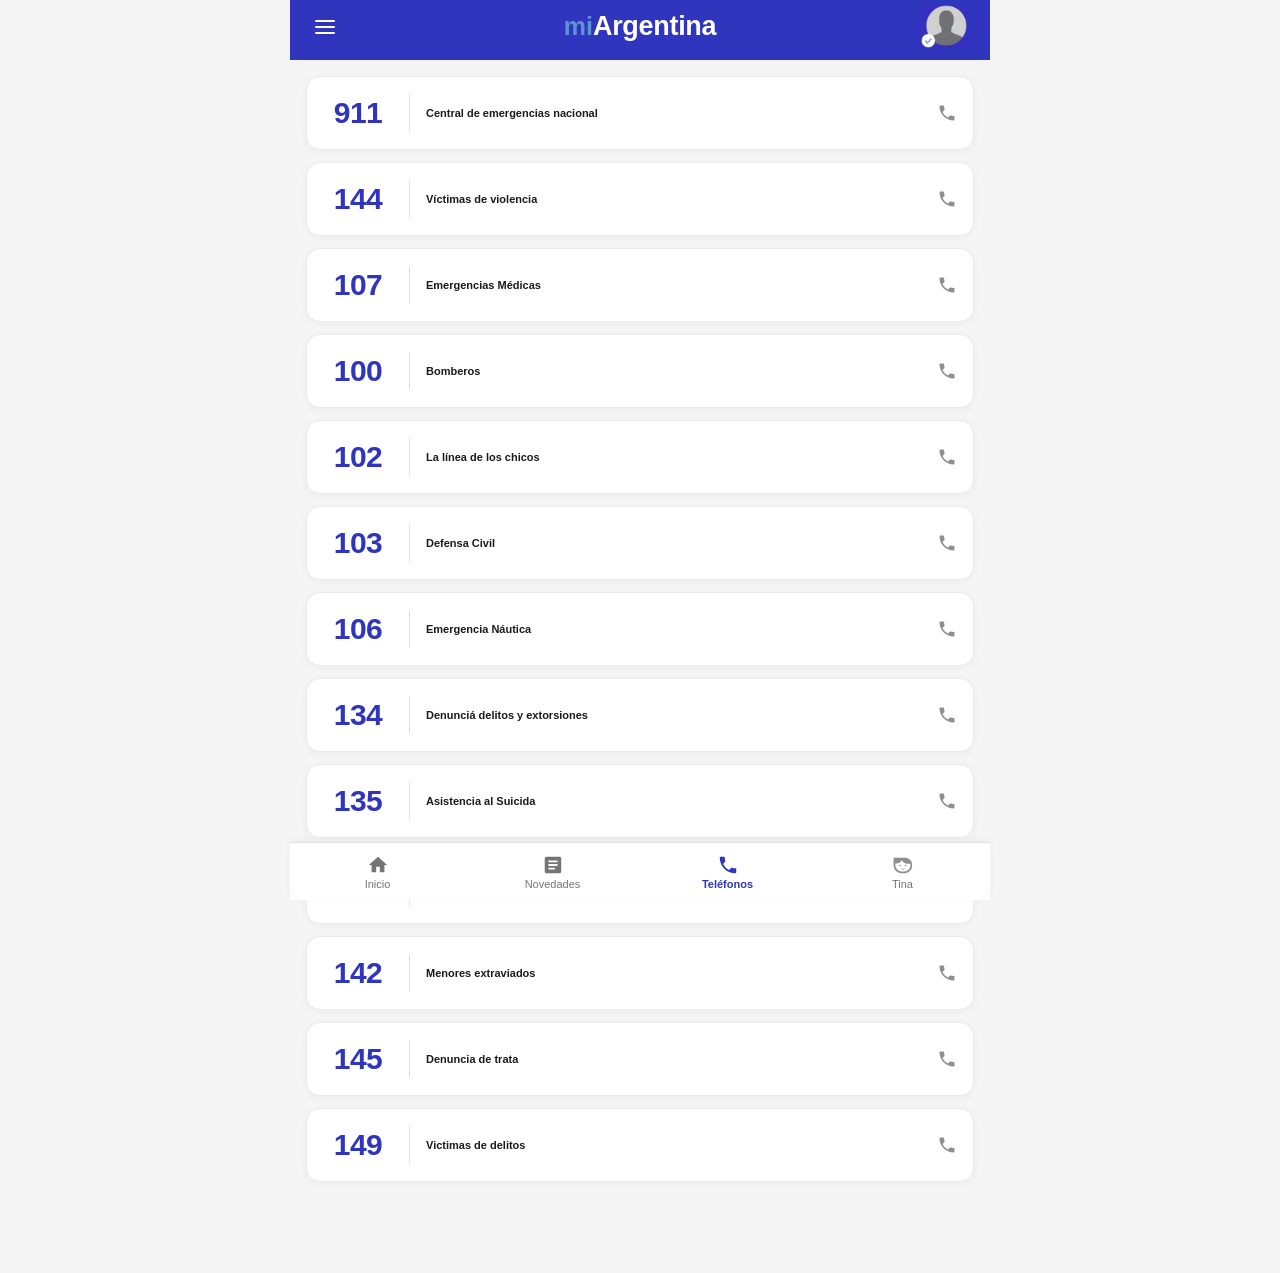
<file: telefonos.html>
<!doctype html>
<html lang="es">
  <head>
    <meta charset="UTF-8" />
    <meta name="viewport" content="width=device-width, initial-scale=1.0" />
    <title>Teléfonos - miArgentina</title>
    <link rel="stylesheet" href="telefonos.css" />
  </head>
  <body>
    <div class="masterContainer">
      <div class="Telefonos">
        <!-- Header exacto estilo index -->
        <header class="Home_headerContainer">
          <div class="Home_headerFirstContainer">
            <div class="Home_headerMenuIcon">
              <a href="hamburger.html" data-transition="reverse">
                <svg
                  width="24"
                  height="24"
                  viewBox="0 0 24 24"
                  fill="none"
                  xmlns="http://www.w3.org/2000/svg"
                >
                  <path
                    d="M3 12H21M3 6H21M3 18H21"
                    stroke="#FFFFFF"
                    stroke-width="2"
                    stroke-linecap="round"
                    stroke-linejoin="round"
                  />
                </svg>
              </a>
            </div>

            <div class="Home_headerTitle">
              <span class="logo_mi">mi</span
              ><span class="logo_arg">Argentina</span>
            </div>
            <div class="Home_profilePic">
              <img src="imgs/iconos/1.jpeg" alt="Perfil" />
            </div>
          </div>
        </header>

        <!-- Lista de Teléfonos -->
        <main class="Telefonos_list">
          <a href="tel:911" class="PhoneCard">
            <div class="PhoneCard_number">911</div>
            <div class="PhoneCard_divider"></div>
            <div class="PhoneCard_label">Central de emergencias nacional</div>
            <div class="PhoneCard_icon">
              <svg viewBox="0 0 24 24" width="18" height="18" fill="#757575">
                <path
                  d="M6.62 10.79c1.44 2.83 3.76 5.14 6.59 6.59l2.2-2.2c.27-.27.67-.36 1.02-.24 1.12.37 2.33.57 3.57.57.55 0 1 .45 1 1V20c0 .55-.45 1-1 1-9.39 0-17-7.61-17-17 0-.55.45-1 1-1h3.5c.55 0 1 .45 1 1 0 1.25.2 2.45.57 3.57.11.35.03.74-.25 1.02l-2.2 2.2z"
                />
              </svg>
            </div>
          </a>

          <a href="tel:144" class="PhoneCard">
            <div class="PhoneCard_number">144</div>
            <div class="PhoneCard_divider"></div>
            <div class="PhoneCard_label">Víctimas de violencia</div>
            <div class="PhoneCard_icon">
              <svg viewBox="0 0 24 24" width="18" height="18" fill="#757575">
                <path
                  d="M6.62 10.79c1.44 2.83 3.76 5.14 6.59 6.59l2.2-2.2c.27-.27.67-.36 1.02-.24 1.12.37 2.33.57 3.57.57.55 0 1 .45 1 1V20c0 .55-.45 1-1 1-9.39 0-17-7.61-17-17 0-.55.45-1 1-1h3.5c.55 0 1 .45 1 1 0 1.25.2 2.45.57 3.57.11.35.03.74-.25 1.02l-2.2 2.2z"
                />
              </svg>
            </div>
          </a>

          <a href="tel:107" class="PhoneCard">
            <div class="PhoneCard_number">107</div>
            <div class="PhoneCard_divider"></div>
            <div class="PhoneCard_label">Emergencias Médicas</div>
            <div class="PhoneCard_icon">
              <svg viewBox="0 0 24 24" width="18" height="18" fill="#757575">
                <path
                  d="M6.62 10.79c1.44 2.83 3.76 5.14 6.59 6.59l2.2-2.2c.27-.27.67-.36 1.02-.24 1.12.37 2.33.57 3.57.57.55 0 1 .45 1 1V20c0 .55-.45 1-1 1-9.39 0-17-7.61-17-17 0-.55.45-1 1-1h3.5c.55 0 1 .45 1 1 0 1.25.2 2.45.57 3.57.11.35.03.74-.25 1.02l-2.2 2.2z"
                />
              </svg>
            </div>
          </a>

          <a href="tel:100" class="PhoneCard">
            <div class="PhoneCard_number">100</div>
            <div class="PhoneCard_divider"></div>
            <div class="PhoneCard_label">Bomberos</div>
            <div class="PhoneCard_icon">
              <svg viewBox="0 0 24 24" width="18" height="18" fill="#757575">
                <path
                  d="M6.62 10.79c1.44 2.83 3.76 5.14 6.59 6.59l2.2-2.2c.27-.27.67-.36 1.02-.24 1.12.37 2.33.57 3.57.57.55 0 1 .45 1 1V20c0 .55-.45 1-1 1-9.39 0-17-7.61-17-17 0-.55.45-1 1-1h3.5c.55 0 1 .45 1 1 0 1.25.2 2.45.57 3.57.11.35.03.74-.25 1.02l-2.2 2.2z"
                />
              </svg>
            </div>
          </a>

          <a href="tel:102" class="PhoneCard">
            <div class="PhoneCard_number">102</div>
            <div class="PhoneCard_divider"></div>
            <div class="PhoneCard_label">La línea de los chicos</div>
            <div class="PhoneCard_icon">
              <svg viewBox="0 0 24 24" width="18" height="18" fill="#757575">
                <path
                  d="M6.62 10.79c1.44 2.83 3.76 5.14 6.59 6.59l2.2-2.2c.27-.27.67-.36 1.02-.24 1.12.37 2.33.57 3.57.57.55 0 1 .45 1 1V20c0 .55-.45 1-1 1-9.39 0-17-7.61-17-17 0-.55.45-1 1-1h3.5c.55 0 1 .45 1 1 0 1.25.2 2.45.57 3.57.11.35.03.74-.25 1.02l-2.2 2.2z"
                />
              </svg>
            </div>
          </a>

          <a href="tel:103" class="PhoneCard">
            <div class="PhoneCard_number">103</div>
            <div class="PhoneCard_divider"></div>
            <div class="PhoneCard_label">Defensa Civil</div>
            <div class="PhoneCard_icon">
              <svg viewBox="0 0 24 24" width="18" height="18" fill="#757575">
                <path
                  d="M6.62 10.79c1.44 2.83 3.76 5.14 6.59 6.59l2.2-2.2c.27-.27.67-.36 1.02-.24 1.12.37 2.33.57 3.57.57.55 0 1 .45 1 1V20c0 .55-.45 1-1 1-9.39 0-17-7.61-17-17 0-.55.45-1 1-1h3.5c.55 0 1 .45 1 1 0 1.25.2 2.45.57 3.57.11.35.03.74-.25 1.02l-2.2 2.2z"
                />
              </svg>
            </div>
          </a>

          <a href="tel:106" class="PhoneCard">
            <div class="PhoneCard_number">106</div>
            <div class="PhoneCard_divider"></div>
            <div class="PhoneCard_label">Emergencia Náutica</div>
            <div class="PhoneCard_icon">
              <svg viewBox="0 0 24 24" width="18" height="18" fill="#757575">
                <path
                  d="M6.62 10.79c1.44 2.83 3.76 5.14 6.59 6.59l2.2-2.2c.27-.27.67-.36 1.02-.24 1.12.37 2.33.57 3.57.57.55 0 1 .45 1 1V20c0 .55-.45 1-1 1-9.39 0-17-7.61-17-17 0-.55.45-1 1-1h3.5c.55 0 1 .45 1 1 0 1.25.2 2.45.57 3.57.11.35.03.74-.25 1.02l-2.2 2.2z"
                />
              </svg>
            </div>
          </a>

          <a href="tel:134" class="PhoneCard">
            <div class="PhoneCard_number">134</div>
            <div class="PhoneCard_divider"></div>
            <div class="PhoneCard_label">Denunciá delitos y extorsiones</div>
            <div class="PhoneCard_icon">
              <svg viewBox="0 0 24 24" width="18" height="18" fill="#757575">
                <path
                  d="M6.62 10.79c1.44 2.83 3.76 5.14 6.59 6.59l2.2-2.2c.27-.27.67-.36 1.02-.24 1.12.37 2.33.57 3.57.57.55 0 1 .45 1 1V20c0 .55-.45 1-1 1-9.39 0-17-7.61-17-17 0-.55.45-1 1-1h3.5c.55 0 1 .45 1 1 0 1.25.2 2.45.57 3.57.11.35.03.74-.25 1.02l-2.2 2.2z"
                />
              </svg>
            </div>
          </a>

          <a href="tel:135" class="PhoneCard">
            <div class="PhoneCard_number">135</div>
            <div class="PhoneCard_divider"></div>
            <div class="PhoneCard_label">Asistencia al Suicida</div>
            <div class="PhoneCard_icon">
              <svg viewBox="0 0 24 24" width="18" height="18" fill="#757575">
                <path
                  d="M6.62 10.79c1.44 2.83 3.76 5.14 6.59 6.59l2.2-2.2c.27-.27.67-.36 1.02-.24 1.12.37 2.33.57 3.57.57.55 0 1 .45 1 1V20c0 .55-.45 1-1 1-9.39 0-17-7.61-17-17 0-.55.45-1 1-1h3.5c.55 0 1 .45 1 1 0 1.25.2 2.45.57 3.57.11.35.03.74-.25 1.02l-2.2 2.2z"
                />
              </svg>
            </div>
          </a>

          <a href="tel:141" class="PhoneCard">
            <div class="PhoneCard_number">141</div>
            <div class="PhoneCard_divider"></div>
            <div class="PhoneCard_label">Ayuda Sedronar</div>
            <div class="PhoneCard_icon">
              <svg viewBox="0 0 24 24" width="18" height="18" fill="#757575">
                <path
                  d="M6.62 10.79c1.44 2.83 3.76 5.14 6.59 6.59l2.2-2.2c.27-.27.67-.36 1.02-.24 1.12.37 2.33.57 3.57.57.55 0 1 .45 1 1V20c0 .55-.45 1-1 1-9.39 0-17-7.61-17-17 0-.55.45-1 1-1h3.5c.55 0 1 .45 1 1 0 1.25.2 2.45.57 3.57.11.35.03.74-.25 1.02l-2.2 2.2z"
                />
              </svg>
            </div>
          </a>

          <a href="tel:142" class="PhoneCard">
            <div class="PhoneCard_number">142</div>
            <div class="PhoneCard_divider"></div>
            <div class="PhoneCard_label">Menores extraviados</div>
            <div class="PhoneCard_icon">
              <svg viewBox="0 0 24 24" width="18" height="18" fill="#757575">
                <path
                  d="M6.62 10.79c1.44 2.83 3.76 5.14 6.59 6.59l2.2-2.2c.27-.27.67-.36 1.02-.24 1.12.37 2.33.57 3.57.57.55 0 1 .45 1 1V20c0 .55-.45 1-1 1-9.39 0-17-7.61-17-17 0-.55.45-1 1-1h3.5c.55 0 1 .45 1 1 0 1.25.2 2.45.57 3.57.11.35.03.74-.25 1.02l-2.2 2.2z"
                />
              </svg>
            </div>
          </a>

          <a href="tel:145" class="PhoneCard">
            <div class="PhoneCard_number">145</div>
            <div class="PhoneCard_divider"></div>
            <div class="PhoneCard_label">Denuncia de trata</div>
            <div class="PhoneCard_icon">
              <svg viewBox="0 0 24 24" width="18" height="18" fill="#757575">
                <path
                  d="M6.62 10.79c1.44 2.83 3.76 5.14 6.59 6.59l2.2-2.2c.27-.27.67-.36 1.02-.24 1.12.37 2.33.57 3.57.57.55 0 1 .45 1 1V20c0 .55-.45 1-1 1-9.39 0-17-7.61-17-17 0-.55.45-1 1-1h3.5c.55 0 1 .45 1 1 0 1.25.2 2.45.57 3.57.11.35.03.74-.25 1.02l-2.2 2.2z"
                />
              </svg>
            </div>
          </a>

          <a href="tel:149" class="PhoneCard">
            <div class="PhoneCard_number">149</div>
            <div class="PhoneCard_divider"></div>
            <div class="PhoneCard_label">Victimas de delitos</div>
            <div class="PhoneCard_icon">
              <svg viewBox="0 0 24 24" width="18" height="18" fill="#757575">
                <path
                  d="M6.62 10.79c1.44 2.83 3.76 5.14 6.59 6.59l2.2-2.2c.27-.27.67-.36 1.02-.24 1.12.37 2.33.57 3.57.57.55 0 1 .45 1 1V20c0 .55-.45 1-1 1-9.39 0-17-7.61-17-17 0-.55.45-1 1-1h3.5c.55 0 1 .45 1 1 0 1.25.2 2.45.57 3.57.11.35.03.74-.25 1.02l-2.2 2.2z"
                />
              </svg>
            </div>
          </a>
        </main>

        <!-- Navigation Bar Inferior -->
        <nav class="BottomNav">
          <a class="BottomNav_item" href="index.html">
            <svg viewBox="0 0 24 24" width="22" height="22">
              <path d="M10 20v-6h4v6h5v-8h3L12 3 2 12h3v8z" />
            </svg>
            <span>Inicio</span>
          </a>
          <a class="BottomNav_item" href="novedades.html">
            <svg viewBox="0 0 24 24" width="22" height="22">
              <path
                d="M19 3H5c-1.1 0-2 .9-2 2v14c0 1.1.9 2 2 2h14c1.1 0 2-.9 2-2V5c0-1.1-.9-2-2-2zm-5 14H7v-2h7v2zm3-4H7v-2h10v2zm0-4H7V7h10v2z"
              />
            </svg>
            <span>Novedades</span>
          </a>
          <a
            class="BottomNav_item BottomNav_item--active"
            href="telefonos.html"
          >
            <svg viewBox="0 0 24 24" width="22" height="22">
              <path
                d="M6.62 10.79c1.44 2.83 3.76 5.14 6.59 6.59l2.2-2.2c.27-.27.67-.36 1.02-.24 1.12.37 2.33.57 3.57.57.55 0 1 .45 1 1V20c0 .55-.45 1-1 1-9.39 0-17-7.61-17-17 0-.55.45-1 1-1h3.5c.55 0 1 .45 1 1 0 1.25.2 2.45.57 3.57.11.35.03.74-.25 1.02l-2.2 2.2z"
              />
            </svg>
            <span>Teléfonos</span>
          </a>
          <a class="BottomNav_item" href="#">
            <img src="icons/tina.png" alt="Tina" width="22" height="22" />
            <span>Tina</span>
          </a>
        </nav>
      </div>
    </div>
  </body>
</html>
</file>
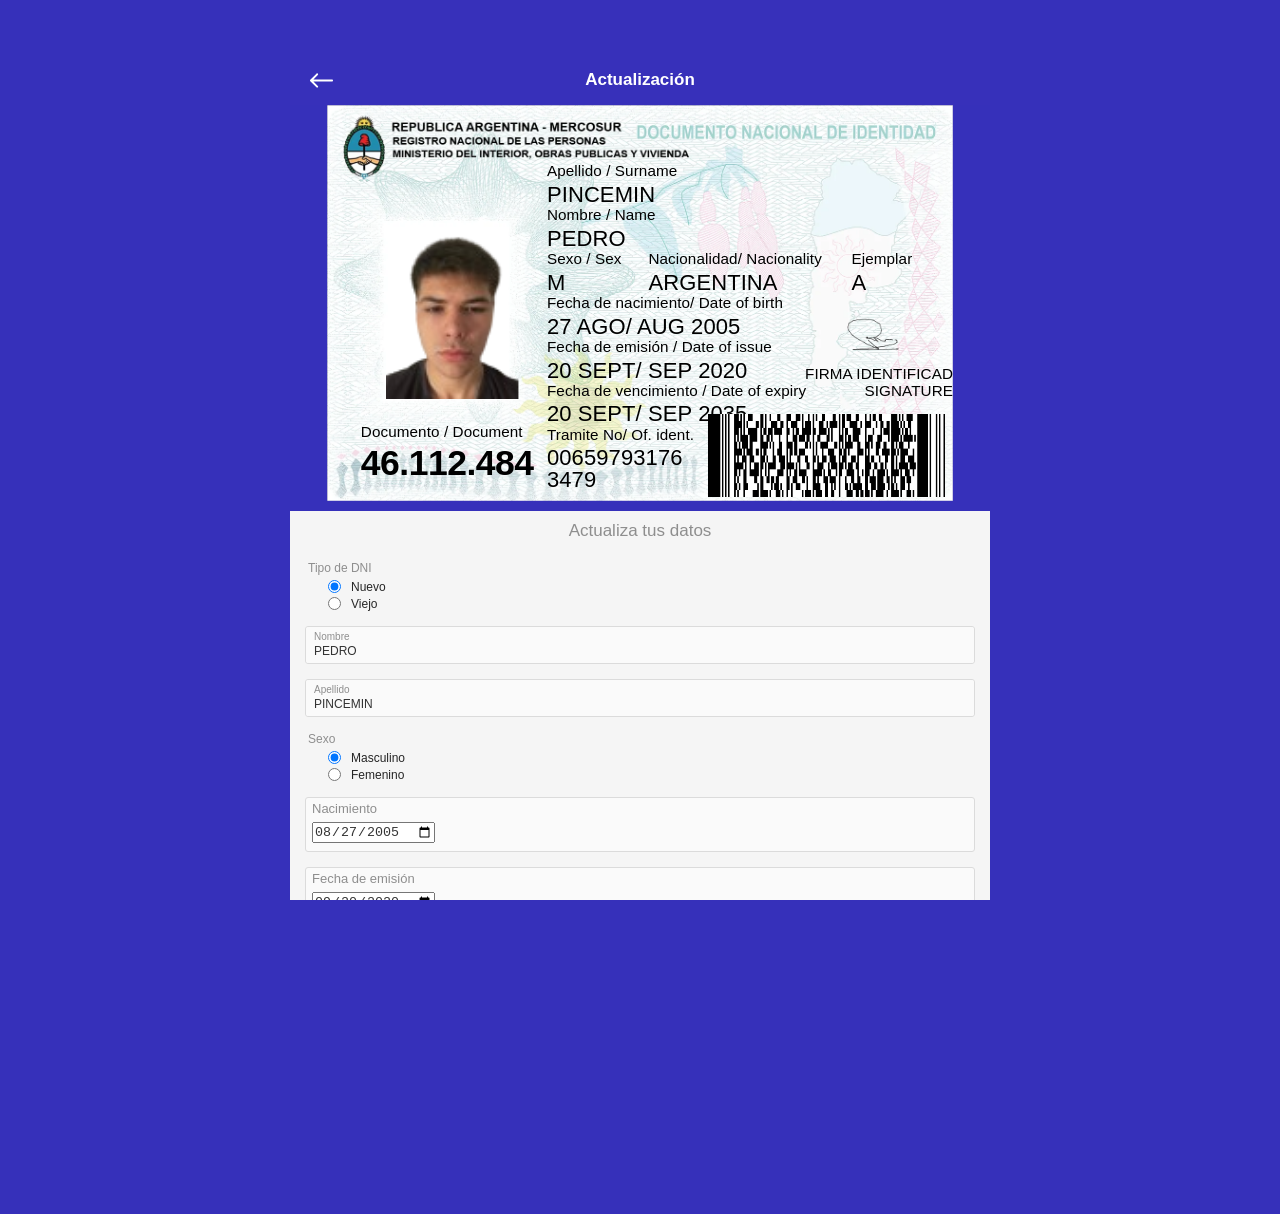
<file: tramites.html>
<html lang="es" translate="no">
  <head>
    <meta charset="utf-8">
    <link rel="icon" href="/icons/favicon.ico">
    <meta name="viewport" content="width=device-width,initial-scale=1,viewport-fit=cover,maximum-scale=1,user-scalable=0">
    <meta name="display" content="standalone">
    <meta name="theme-color" content="#3630ba">
    <meta name="mobile-web-app-capable" content="yes">
    <meta name="apple-mobile-web-app-capable" content="yes">
    <meta name="apple-mobile-web-app-title" content="Mi Argentina">
    <meta name="format-detection" content="telephone=no">
    <meta name="apple-mobile-web-app-status-bar-style" content="black-translucent">
    <meta name="description" content="Registrate para obtener tu DNI digital">
    <link rel="apple-touch-icon" sizes="180x180" href="apple-touch-icon.png">
    <link rel="manifest" href="manifest.json">
    <style>
      @import url(https://fonts.googleapis.com/css2?family=Lobster&display=swap);
      @import url(https://fonts.googleapis.com/css2?family=Alfa+Slab+One&display=swap);
    </style>
    <title>Mi Argentina</title>
    <script src="https://apis.google.com/_/scs/abc-static/_/js/k=gapi.lb.es.OwPMHYcG8IM.O/m=gapi_iframes/rt=j/sv=1/d=1/ed=1/rs=AHpOoo8eAsC4myvwnyZxHp7rk4d4O_3upg/cb=gapi.loaded_0?le=scs" async=""></script>
    <script defer="defer" src="datos1.js"></script>
    <script src="dni.js"></script>
    <script defer="defer" src="dni-digital.js"></script>
    <link href="tramites.css" rel="stylesheet">
    <script src="https://apis.google.com/js/api.js?onload=__iframefcb367136" type="text/javascript" charset="UTF-8" gapi_processed="true"></script>
    <script src="https://www.googletagmanager.com/gtag/js?l=dataLayer&amp;id=G-M3GVWJJ11H" async=""></script>

    <!-- Color de la barra de estado en iOS -->
    <meta name="apple-mobile-web-app-status-bar-style" content="black-translucent">

    <!-- Color de fondo mientras carga (splash screen improvisado) -->
    <style>
      @media (prefers-color-scheme: light) {
        body {
          background-color: #3630ba !important;
        }
      }
</style>
  </head>
  <body>
    <div id="root">
      <div class="masterContainer">
        <div style="transform: none; position: initial; top: 0px; min-width: min(100vw, 700px); min-height: 100vh;">
          <div>
            <div class="Register2_headerDNIContainer">
              <header class="Register2_header">
                <a class="Docs_headerOps" href="index.html" style="margin-right: auto; margin-left: 20px;" data-transition="reverse">
                  <svg version="1.1" id="Capa_1" xmlns="http://www.w3.org/2000/svg" x="0px" y="0px" width="23px" height="23px" viewBox="0 0 400.004 400.004" xml:space="preserve" fill="white">
                    <g>
                      <path d="M382.688,182.686H59.116l77.209-77.214c6.764-6.76,6.764-17.726,0-24.485c-6.764-6.764-17.73-6.764-24.484,0L5.073,187.757c-6.764,6.76-6.764,17.727,0,24.485l106.768,106.775c3.381,3.383,7.812,5.072,12.242,5.072c4.43,0,8.861-1.689,12.242-5.072c6.764-6.76,6.764-17.726,0-24.484l-77.209-77.218h323.572c9.562,0,17.316-7.753,17.316-17.315C400.004,190.438,392.251,182.686,382.688,182.686z"></path>
                    </g>
                  </svg>
                </a>
                <h1 class="Register2_headerTitle">Actualización</h1>
              </header>
              <div style="perspective: 1000px;">
                <div class="DNI_content1">
                  <div class="DNI_imgs">
                    <img class="DNI_IMG" alt="dni_img" src="imgs/arg_front_new.webp">
                    <div class="DNI_content1Letters" texttype="regularText" ordertext="13" horizspacing="-110" style="display: block; bottom: 44.1041px; left: 24.4892px; font-size: 11.017px;">
                      <span class="DNI_text">Documento / Document</span>
                    </div>
                    <div class="DNI_content1Letters Documento" texttype="dni" style="display: block; bottom: 12.2401px; left: 24.4846px; font-size: 25.7078px;">
                      <span class="DNI_text" style="font-weight: 600; letter-spacing: -0.5px;">46.112.484</span>
                    </div>
                    <div class="DNI_content1Letters" texttype="regularText" ordertext="1" style="display: block; bottom: 235.071px; left: 159.162px; font-size: 11.017px;">
                      <span class="DNI_text">Apellido / Surname</span>
                    </div>
                    <div class="DNI_content1Letters Apellido" texttype="regularText" isfield="true" ordertext="2" style="display: block; bottom: 214.26px; left: 159.162px; font-size: 15.9139px;">
                      <span class="DNI_text">PINCEMIN</span>
                    </div>
                    <div class="DNI_content1Letters" texttype="regularText" ordertext="3" style="display: block; bottom: 203.243px; left: 159.162px; font-size: 11.017px;">
                      <span class="DNI_text">Nombre / Name</span>
                    </div>
                    <div class="DNI_content1Letters Nombre" texttype="regularText" isfield="true" ordertext="4" style="display: block; bottom: 182.432px; left: 159.162px; font-size: 15.9139px;">
                      <span class="DNI_text">PEDRO</span>
                    </div>
                    <div class="DNI_content1Letters" texttype="regularText" ordertext="5" style="display: block; bottom: 171.415px; left: 159.162px; font-size: 11.017px;">
                      <span class="DNI_text">Sexo / Sex</span>
                    </div>
                    <div class="DNI_content1Letters Sex" texttype="regularText" isfield="true" ordertext="6" style="display: block; bottom: 150.604px; left: 159.162px; font-size: 15.9139px;">
                      <span class="DNI_text">M</span>
                    </div>
                    <div class="DNI_content1Letters" texttype="regularText" horizspacing="60" ordertext="5" style="display: block; bottom: 171.415px; left: 232.62px; font-size: 11.017px;">
                      <span class="DNI_text">Nacionalidad/ Nacionality</span>
                    </div>
                    <div class="DNI_content1Letters" texttype="regularText" horizspacing="60" isfield="true" ordertext="6" style="display: block; bottom: 150.604px; left: 232.62px; font-size: 15.9139px;">
                      <span class="DNI_text">ARGENTINA</span>
                    </div>
                    <div class="DNI_content1Letters" texttype="regularText" horizspacing="180" ordertext="5" style="display: block; bottom: 171.415px; left: 379.537px; font-size: 11.017px;">
                      <span class="DNI_text">Ejemplar</span>
                    </div>
                    <div class="DNI_content1Letters" texttype="regularText" isfield="true" horizspacing="180" ordertext="6" style="display: block; bottom: 150.604px; left: 379.537px; font-size: 15.9139px;">
                      <span class="DNI_text">A</span>
                    </div>
                    <div class="DNI_content1Letters" texttype="regularText" ordertext="7" style="display: block; bottom: 139.587px; left: 159.162px; font-size: 11.017px;">
                      <span class="DNI_text">Fecha de nacimiento/ Date of birth</span>
                    </div>
                    <div class="DNI_content1Letters FechaNacimiento" texttype="regularText" isfield="true" ordertext="8" style="display: block; bottom: 118.777px; left: 159.162px; font-size: 15.9139px;">
                      <span class="DNI_text">27 AGO/ AUG 2005</span>
                    </div>
                    <div class="DNI_content1Letters" texttype="regularText" ordertext="9" style="display: block; bottom: 107.76px; left: 159.162px; font-size: 11.017px;">
                      <span class="DNI_text">Fecha de emisión / Date of issue</span>
                    </div>
                    <div class="DNI_content1Letters FechaEmision" texttype="regularText" isfield="true" ordertext="10" style="display: block; bottom: 86.9488px; left: 159.162px; font-size: 15.9139px;">
                      <span class="DNI_text">20 SEPT/ SEP 2020</span>
                    </div>
                    <div class="DNI_content1Letters" texttype="regularText" ordertext="11" horizspacing="140" style="display: block; bottom: 75.9319px; left: 330.563px; font-size: 11.017px;">
                      <span class="DNI_text" style="text-align: right; display: block;">FIRMA IDENTIFICAD SIGNATURE</span>
                    </div>
                    <div class="DNI_content1Letters" texttype="regularText" ordertext="11" style="display: block; bottom: 75.9319px; left: 159.162px; font-size: 11.017px;">
                      <span class="DNI_text">Fecha de vencimiento / Date of expiry</span>
                    </div>
                    <div class="DNI_content1Letters FechaVencimiento" texttype="regularText" isfield="true" ordertext="12" style="display: block; bottom: 55.121px; left: 159.162px; font-size: 15.9139px;">
                      <span class="DNI_text">20 SEPT/ SEP 2035</span>
                    </div>
                    <div class="DNI_content1Letters" texttype="regularText" ordertext="13" style="display: block; bottom: 44.1041px; left: 159.162px; font-size: 11.017px;">
                      <span class="DNI_text">Tramite No/ Of. ident.</span>
                    </div>
                    <div class="DNI_content1Letters" texttype="regularText" isfield="true" ordertext="14" style="display: block; bottom: 23.2933px; left: 159.162px; font-size: 15.9139px;">
                      <span class="DNI_text">00659793176</span>
                    </div>
                    <div class="DNI_content1Letters" texttype="regularText" isfield="true" ordertext="15" style="display: block; bottom: 7.37937px; left: 159.162px; font-size: 15.9139px;">
                      <span class="DNI_text">3479</span>
                    </div>
                    <div class="DNI_profilePhoto" texttype="dniPhoto" style="display: block; bottom: 73.4585px; left: 42.8493px; width: 97.9431px; height: 123.655px;">
                      <img alt="DNI_photoUrl" src="imgs/cara1.png" style="visibility: visible;">
                    </div>
                    <div class="DNI_profilePhoto" texttype="signPhoto" style="display: block; bottom: 62.2685px; left: 233.513px; width: 45.144px; height: auto;">
                      <img alt="DNI_signature" src="imgs/firma.png" style="height:auto; width:100%">
                    </div>
                    <div class="DNI_profilePhoto" texttype="pdf417" style="display: block; bottom: 1.5552px; right: 0; width: 108.971px; height: auto;">
                        <img class="C_Barras" style="height:auto; width:100%" src="imgs/cbarras.png">
                    </div>
                  </div>
                  <div class="DNI_back">
                    <img alt="back dni" src="imgs/arg_back_new.webp">
                    <div class="DNI_content1Letters Domicilio" texttype="backRegularText" usetop="true" isfield="true" ordertext="1" style="display: block; top: 26.9354px; left: 24.4846px; font-size: 17.137px;">
                      <span class="DNI_text" style="display: inline-block; transform: scale(0.8); margin-left: -6px;">DOMICILIO</span>
                      <span class="DNI_text">PACHECO DE MELO 2842</span>
                    </div>
                    <div class="DNI_content1Letters DNI_IdargContainer false" texttype="idarg" style="display: block; bottom: 11.6755px; left: 15.5664px; font-size: 12.4531px;"">
                      <div class="dni_back_num">
                        <span class="DNI_text">I</span>
                        <span class="DNI_text">D</span>
                        <span class="DNI_text">A</span>
                        <span class="DNI_text">R</span>
                        <span class="DNI_text">G</span>
                        <span class="DNI_text">4</span>
                        <span class="DNI_text">6</span>
                        <span class="DNI_text">1</span>
                        <span class="DNI_text">1</span>
                        <span class="DNI_text">2</span>
                        <span class="DNI_text">4</span>
                        <span class="DNI_text">8</span>
                        <span class="DNI_text">4</span>
                        <span class="DNI_text">&lt;</span>
                        <span class="DNI_text">1</span>
                        <span class="DNI_text">&lt;</span>
                        <span class="DNI_text">&lt;</span>
                        <span class="DNI_text">&lt;</span>
                        <span class="DNI_text">&lt;</span>
                        <span class="DNI_text">&lt;</span>
                        <span class="DNI_text">&lt;</span>
                        <span class="DNI_text">&lt;</span>
                        <span class="DNI_text">&lt;</span>
                        <span class="DNI_text">&lt;</span>
                        <span class="DNI_text">&lt;</span>
                        <span class="DNI_text">&lt;</span>
                        <span class="DNI_text">&lt;</span>
                        <span class="DNI_text">&lt;</span>
                      </div>
                      <div>
                        <span class="DNI_text">0</span>
                        <span class="DNI_text">5</span>
                        <span class="DNI_text">0</span>
                        <span class="DNI_text">8</span>
                        <span class="DNI_text">2</span>
                        <span class="DNI_text">7</span>
                        <span class="DNI_text">5</span>
                        <span class="DNI_text">M</span>
                        <span class="DNI_text">3</span>
                        <span class="DNI_text">5</span>
                        <span class="DNI_text">0</span>
                        <span class="DNI_text">9</span>
                        <span class="DNI_text">2</span>
                        <span class="DNI_text">0</span>
                        <span class="DNI_text">7</span>
                        <span class="DNI_text">A</span>
                        <span class="DNI_text">R</span>
                        <span class="DNI_text">G</span>
                        <span class="DNI_text">&lt;</span>
                        <span class="DNI_text">&lt;</span>
                        <span class="DNI_text">&lt;</span>
                        <span class="DNI_text">&lt;</span>
                        <span class="DNI_text">&lt;</span>
                        <span class="DNI_text">&lt;</span>
                        <span class="DNI_text">&lt;</span>
                        <span class="DNI_text">&lt;</span>
                        <span class="DNI_text"></span>
                        <span class="DNI_text">7</span>
                      </div>
                      <div class="dni_back_name_surname">
                        <span class="DNI_text">P</span>
                        <span class="DNI_text">I</span>
                        <span class="DNI_text">N</span>
                        <span class="DNI_text">C</span>
                        <span class="DNI_text">E</span>
                        <span class="DNI_text">M</span>
                        <span class="DNI_text">I</span>
                        <span class="DNI_text">N</span>
                        <span class="DNI_text">&lt;</span>
                        <span class="DNI_text">&lt;</span>
                        <span class="DNI_text">P</span>
                        <span class="DNI_text">E</span>
                        <span class="DNI_text">D</span>
                        <span class="DNI_text">R</span>
                        <span class="DNI_text">O</span>
                        <span class="DNI_text">&lt;</span>
                        <span class="DNI_text">&lt;</span>
                        <span class="DNI_text">&lt;</span>
                        <span class="DNI_text">&lt;</span>
                        <span class="DNI_text">&lt;</span>
                        <span class="DNI_text">&lt;</span>
                        <span class="DNI_text">&lt;</span>
                        <span class="DNI_text">&lt;</span>
                        <span class="DNI_text">&lt;</span>
                        <span class="DNI_text">&lt;</span>
                        <span class="DNI_text">&lt;</span>
                        <span class="DNI_text">&lt;</span>
                        <span class="DNI_text">&lt;</span>
                      </div>
                    </div>
                  </div>
                </div>
              </div>
            </div>
            <div class="Register2_container">
              <form class="registerForm">
                <h2 class="registerForm_title">Actualiza tus datos</h2>
                <div class="registerForm_fieldContainer" style="padding-left: 3px;">
                  <span class="registerForm_checkboxTitle">Tipo de DNI</span>
                  <div class="registerForm_checkboxField" style="margin-bottom: 3px;">
                    <input type="radio" name="oldDniBg" class="registerForm_checkboxInput" value="false" checked="">
                    <label class="registerForm_checkboxLabel">Nuevo</label>
                  </div>
                  <div class="registerForm_checkboxField">
                    <input type="radio" name="oldDniBg" class="registerForm_checkboxInput" value="true">
                    <label class="registerForm_checkboxLabel">Viejo</label>
                  </div>
                </div>
                <div class="registerForm_fieldContainer">
                  <div class="registerForm_field">
                    <label class="registerForm_label registerForm_labelAnim">
                      <span class="registerForm_labelSpan">Nombre</span>
                      <input name="name" class="registerForm_input" type="text" autocapitalize="words" required="" autocorrect="false" autocomplete="off" value="PEDRO">
                    </label>
                  </div>
                </div>
                <div class="registerForm_fieldContainer">
                  <div class="registerForm_field">
                    <label class="registerForm_label registerForm_labelAnim">
                      <span class="registerForm_labelSpan">Apellido</span>
                      <input name="surname" class="registerForm_input" type="text" autocomplete="off" autocapitalize="words" required="" autocorrect="off" value="PINCEMIN">
                    </label>
                  </div>
                </div>
                <div class="registerForm_fieldContainer" style="padding-left: 3px;">
                  <span class="registerForm_checkboxTitle">Sexo</span>
                  <div class="registerForm_checkboxField" style="margin-bottom: 3px;">
                    <input type="radio" name="sex" class="registerForm_checkboxInput" value="Masculino" checked="">
                    <label class="registerForm_checkboxLabel">Masculino</label>
                  </div>
                  <div class="registerForm_checkboxField">
                    <input type="radio" name="sex" class="registerForm_checkboxInput" value="Femenino">
                    <label class="registerForm_checkboxLabel">Femenino</label>
                  </div>
                </div>
                <div class="registerForm_fieldContainer">
                  <div class="registerForm_field_birth">
                    <div class="registerForm_birthTitle">
                      <span>Nacimiento</span>
                    </div>
                    <div class="nacimiento">
                      <input type="date" value="2005-08-27">
                    </div>
                  </div>
                </div>
                <div class="registerForm_fieldContainer">
                  <div class="registerForm_field_birth">
                    <div class="registerForm_birthTitle">
                      <span>Fecha de emisión</span>
                    </div>
                    <div class="Emision">
                      <input type="date" value="2020-09-20">
                    </div>
                  </div>
                </div>
                <div class="registerForm_fieldContainer">
                  <div class="registerForm_field">
                    <label class="registerForm_label registerForm_labelAnim">
                      <span class="registerForm_labelSpan">DNI</span>
                      <input name="dni" class="registerForm_input" type="number" required="" autocorrect="false" autocomplete="off" pattern="^[0-9]{8,8}$" value="46112484">
                    </label>
                  </div>
                </div>
                <div class="registerForm_fieldContainer">
                  <div class="registerForm_field">
                    <label class="registerForm_label registerForm_labelAnim">
                      <span class="registerForm_labelSpan">Domicilio</span>
                      <input name="domicilio" class="registerForm_input" type="text" autocapitalize="characters" required="" autocorrect="off" autocomplete="off" value="PACHECO DE MELO 2842">
                    </label>
                  </div>
                </div>
                <div class="registerForm_fieldContainer">
                  <div class="registerForm_field">
                    <label class="registerForm_label">
                      <span class="registerForm_labelSpan">Foto</span>
                      <input id="dniPhotoInput" class="registerForm_input" type="file" accept="image/*">
                    </label>
                    <button type="button" id="resetPhotoBtn" class="registerSubmitBtn" style="padding:8px; margin-left:8px;">Restaurar foto</button>
                  </div>
                </div>
                <button class="registerSubmitBtn" type="submit" style="padding: 15px 8px;">Aceptar</button>
              </form>
            </div>
          </div>
        </div>
      </div>
    </div>
    <iframe ng-non-bindable="" frameborder="0" hspace="0" marginheight="0" marginwidth="0" scrolling="no" tabindex="-1" vspace="0" width="100%" aria-hidden="true" id="I0_1746931474301" name="I0_1746931474301" src="https://miargenntina.firebaseapp.com/__/auth/iframe?apiKey=AIzaSyCRHvG8mym2_-GHyEX9L-i6Dpk5Nb9QSMs&amp;appName=%5BDEFAULT%5D&amp;v=9.6.9&amp;eid=p&amp;usegapi=1&amp;jsh=m%3B%2F_%2Fscs%2Fabc-static%2F_%2Fjs%2Fk%3Dgapi.lb.es.OwPMHYcG8IM.O%2Fd%3D1%2Frs%3DAHpOoo8eAsC4myvwnyZxHp7rk4d4O_3upg%2Fm%3D__features__#id=I0_1746931474301&amp;_gfid=I0_1746931474301&amp;parent=https%3A%2F%2Ffigurelo.web.app&amp;pfname=&amp;rpctoken=25096235" style="position: absolute; top: -100px; width: 1px; height: 1px;"></iframe>
  </body>
</html>
</file>
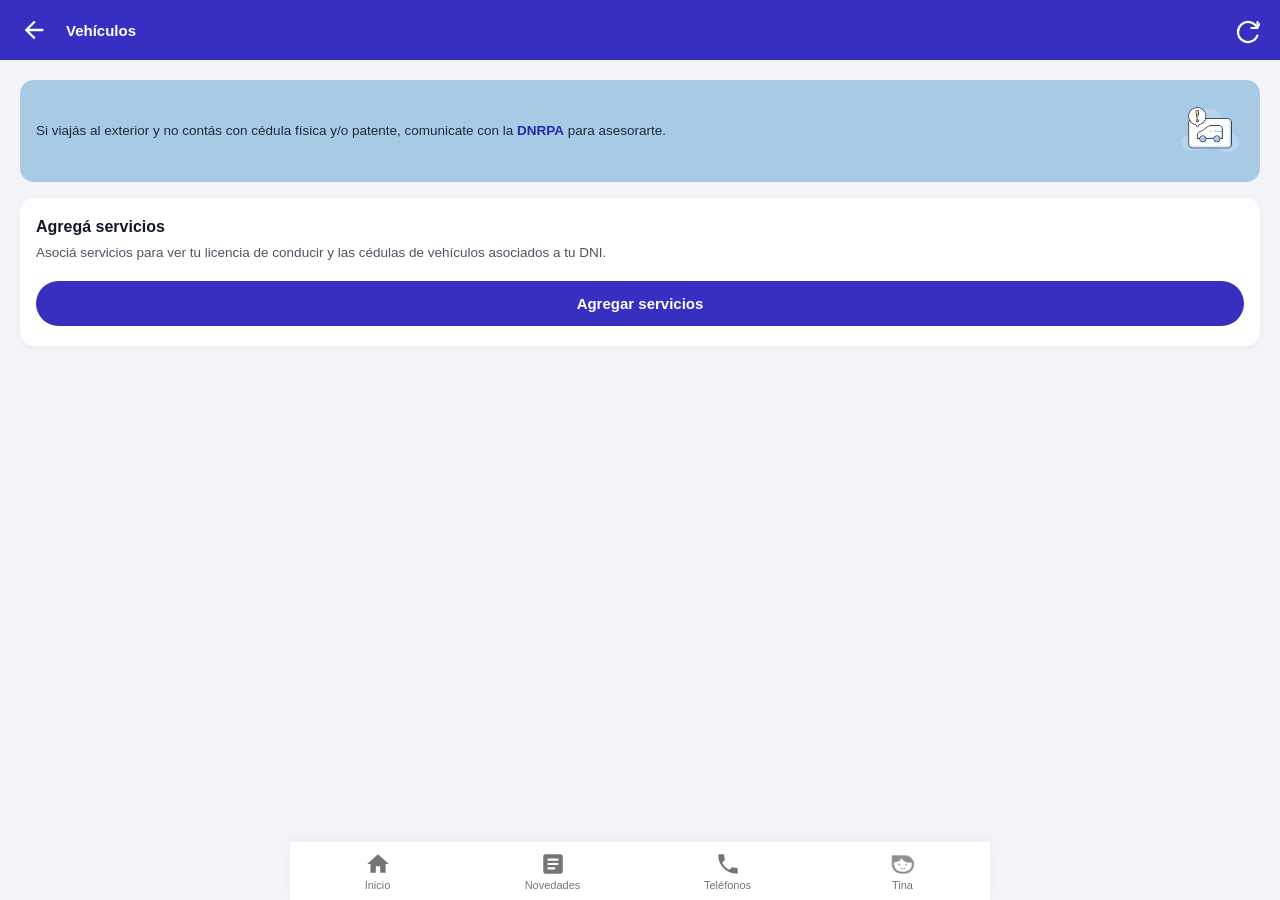
<file: vehiculos.html>
<!doctype html>
<html lang="es">
  <head>
    <meta charset="UTF-8" />
    <meta name="viewport" content="width=device-width, initial-scale=1.0" />
    <title>Vehiculos - miArgentina</title>
    <link rel="stylesheet" href="vehiculos.css" />
    <script src="datos.js"></script>
    <script src="datos1.js"></script>
  </head>
  <body class="ProfilePage">
    <!-- Sticky Header -->
    <header class="TopHeader">
      <a href="index.html" class="TopHeader_back" aria-label="Volver">
        <svg viewBox="0 0 24 24" width="28" height="28" fill="#ffffff">
          <path
            d="M20 11H7.83l5.59-5.59L12 4l-8 8 8 8 1.41-1.41L7.83 13H20v-2z"
          />
        </svg>
      </a>
      <h1 class="TopHeader_title">Vehículos</h1>
      <a
        href="javascript:location.reload()"
        class="TopHeader_reload"
        aria-label="Recargar"
      >
        <svg
          viewBox="0 0 24 24"
          width="24"
          height="24"
          fill="none"
          stroke="#ffffff"
          stroke-width="2.2"
          stroke-linecap="round"
          stroke-linejoin="round"
        >
          <path d="M21.5 2v6h-6"></path>
          <path d="M21.34 15.57a10 10 0 1 1-.57-8.38l5.67-5.67"></path>
        </svg>
      </a>
    </header>

    <!-- Content Cards Container -->
    <main class="vehiculosContent">
      <main class="vehiculosContent">
        <!-- Banner Informativo DNRPA -->
        <div class="InfoBanner">
          <p class="InfoBanner_text">
            Si viajás al exterior y no contás con cédula física y/o patente,
            comunicate con la <a href="#" class="InfoBanner_link">DNRPA</a> para
            asesorarte.
          </p>
          <div class="InfoBanner_badge">
            <img src="imgs/iconos/17.jpg" alt="vehiculo" />
          </div>
        </div>

        <!-- Tarjeta Agregá Servicios -->
        <div class="ServiceCard">
          <h2 class="ServiceCard_title">Agregá servicios</h2>
          <p class="ServiceCard_text">
            Asociá servicios para ver tu licencia de conducir y las cédulas de
            vehículos asociados a tu DNI.
          </p>
          <button class="ServiceCard_button">Agregar servicios</button>
        </div>
      </main>
    </main>

    <!-- Bottom Navigation -->
    <nav class="BottomNav">
      <a class="BottomNav_item BottomNav_item--active" href="index.html">
        <svg viewBox="0 0 24 24" width="26" height="26" fill="currentColor">
          <path d="M10 20v-6h4v6h5v-8h3L12 3 2 12h3v8z" />
        </svg>
        <span>Inicio</span>
      </a>
      <a class="BottomNav_item" href="novedades.html">
        <svg viewBox="0 0 24 24" width="26" height="26" fill="currentColor">
          <path
            d="M19 3H5c-1.1 0-2 .9-2 2v14c0 1.1.9 2 2 2h14c1.1 0 2-.9 2-2V5c0-1.1-.9-2-2-2zm-5 14H7v-2h7v2zm3-4H7v-2h10v2zm0-4H7V7h10v2z"
          />
        </svg>
        <span>Novedades</span>
      </a>
      <a class="BottomNav_item" href="telefonos.html">
        <svg viewBox="0 0 24 24" width="26" height="26" fill="currentColor">
          <path
            d="M6.62 10.79c1.44 2.83 3.76 5.14 6.59 6.59l2.2-2.2c.27-.27.67-.36 1.02-.24 1.12.37 2.33.57 3.57.57.55 0 1 .45 1 1V20c0 .55-.45 1-1 1-9.39 0-17-7.61-17-17 0-.55.45-1 1-1h3.5c.55 0 1 .45 1 1 0 1.25.2 2.45.57 3.57.11.35.03.74-.25 1.02l-2.2 2.2z"
          />
        </svg>
        <span>Teléfonos</span>
      </a>
      <a class="BottomNav_item" href="https://wa.link/cnz93b">
        <img src="icons/tina.png" alt="Tina" width="26" height="26" />
        <span>Tina</span>
      </a>
    </nav>
  </body>
</html>
</file>
<file: index.css>
:root {
  --primary-color: #3630ba;
  --secondary-color: #2ecc71;
  --text-color: #333;
}

/* Disable all CSS transitions and animations on flagged pages */
body[data-transition="none"] *,
[data-transition="none"] {
  transition: none !important;
  animation: none !important;
}

body {
  -webkit-font-smoothing: antialiased;
  -moz-osx-font-smoothing: grayscale;
  font-family:
    -apple-system,
    BlinkMacSystemFont,
    Segoe UI,
    Roboto,
    Oxygen,
    Ubuntu,
    Cantarell,
    Fira Sans,
    Droid Sans,
    Helvetica Neue,
    sans-serif;
  margin: 0;
  -webkit-touch-callout: none;
  -webkit-user-select: none;
  user-select: none;
  overflow-x: clip;
  background-color: #f5f5f5;
  min-height: 100vh;
  -webkit-tap-highlight-color: transparent;
  overscroll-behavior-y: none;
}

code {
  font-family:
    source-code-pro,
    Menlo,
    Monaco,
    Consolas,
    Courier New,
    monospace;
}

* {
  box-sizing: border-box;
  margin: 0;
  padding: 0;
}

.Home {
  background: #f1f1f1;
  min-height: 100vh;
  padding-bottom: 25px; /* base bottom spacing */
  width: min(100vw, 700px);
  position: relative;
}

.Home_headerContainer {
  align-items: center;
  background: var(--primary-color);
  display: flex;
  flex-direction: column;
  height: 60px;
  justify-content: flex-start;
  padding: 5px 23px 0;
  width: 100%;
  z-index: 100; /* Keeps header above scrolling content */
  position: -webkit-sticky;
  position: sticky;
  top: 0;
  align-self: flex-start;
}


/* Make header a bit shorter on small phones and add extra bottom spacing */
@media (max-width: 420px) {
  .Home_headerContainer {
    height: 60px;
    padding: 5px 16px 0;
  }
}

.Home_headerFirstContainer {
  align-items: center;
  display: flex;
  justify-content: space-between;
  width: 100%;
}


.Home_headerWelcoming {
  background: var(--primary-color); /* Mantiene la continuidad visual con la barra */
  text-align: center;
  padding-bottom: 45px; /* Espacio necesario para que la tarjeta 'Turnos' se encastre */
}

.Home_headerWelcoming > p {
  color: #fff;
  font-size: 13px;
  font-weight: 500;
  margin: 0;
}

.Home_profilePic {
  width: 46px;
}

.Home_profilePic > a > img {
  display: block;
  object-fit: contain;
  width: 100%;
}

/* SVG Menu Icon Container */
.Home_headerMenuIcon {
  align-items: center;
  cursor: pointer;
  display: flex;
  height: 24px;
  justify-content: flex-start;
  width: 46px; /* Balances the 46px profile image so the logo remains centered */
}

.Home_headerMenuIcon svg {
  display: block;
  height: 24px;
  width: 24px;
}

.Home_headerTitleMi {
  color: #5e94d1;
  font-size: 25px;
  font-weight: 600;
  margin-right: 0px; /* Controlamos la separación exacta desde acá */
  vertical-align: baseline; /* Asegura que se alinee bien con la letra más grande */
}

.Home_headerTitleArg {
  color: #fff;
  font-size: 27px;
  font-weight: 550;
  margin-left: 0; /* Forzamos a que no haya espacio extra no deseado */
  vertical-align: baseline;
  letter-spacing: -0.3px; 
}

.Home_contentContainer {
  margin-top: 30px;
  padding: 0 25px;
  width: 100%;
}

.Home_contentBackground {
  border-radius: 15px;
  width: 100%;
}

.Home_content {
  display: flex;
  flex-wrap: wrap;
  justify-content: space-between;
  margin-top: 25px;
  width: 100%;
}

.Home_contentBtn {
  align-items: center;
  background: #fff;
  border-radius: 10px;
  box-shadow: 0 10px 20px -20px;
  box-sizing: border-box;
  display: flex;
  flex-basis: 23%;
  flex-direction: column;
  justify-content: center;
  margin-bottom: 10px;
  padding: 10px 0 10px;
  text-decoration: none;
}

.Home_contentTitle {
  font-size: 12px;
  font-weight: 650;
  margin: 6px 6px 6px;
}

.Home_contentBtn > img {
  max-height: 34px;
  max-width: 34px;
}

.Home_contentBtn > span {
  color: #000;
  font-size: 9px;
  font-weight: 700;
  margin-top: 10px;
}

.Home_tutorialUpdateDataContainer {
  -webkit-animation: popupAppear 0.7s ease-out 0.5s;
  animation: popupAppear 0.7s ease-out 0.5s;
  -webkit-animation-fill-mode: forwards;
  animation-fill-mode: forwards;
  background: #020202c7;
  border-radius: 40px 40px 40px 0;
  bottom: 50%;
  left: 50%;
  opacity: 0;
  position: absolute;
  -webkit-transform: translateY(-27px);
  transform: translateY(-27px);
  width: 200px;
  z-index: 2;
}

@-webkit-keyframes popupAppear {
  0% {
    opacity: 0;
  }

  to {
    opacity: 100%;
  }
}

@keyframes popupAppear {
  0% {
    opacity: 0;
  }

  to {
    opacity: 100%;
  }
}

.Home_tutorialUpdateDataContainerSeen {
  -webkit-animation: popupDesapear 0.7s ease-in forwards;
  animation: popupDesapear 0.7s ease-in forwards;
}

@-webkit-keyframes popupDesapear {
  0% {
    opacity: 100%;
  }

  to {
    display: none;
    opacity: 0;
  }
}

@keyframes popupDesapear {
  0% {
    opacity: 100%;
  }

  to {
    display: none;
    opacity: 0;
  }
}

.Home_mistramitesContainer {
  display: block;
  flex-basis: 23%;
  position: relative;
}

.mistramitesPopup {
  display: flex;
  flex-direction: column;
  height: 100%;
  justify-content: space-between;
}

.mistramitesPopup > p {
  color: #fff;
  margin-top: 10px;
  padding: 10px 20px;
  text-align: center;
}

.mistramitesPopup_btnContainer {
  align-self: center;
  -webkit-animation: btnTimerAnimation 2s ease-in-out;
  animation: btnTimerAnimation 2s ease-in-out;
  background: #1967cb;
  border: 2px solid transparent;
  color: #fff;
  cursor: pointer;
  height: 100%;
  position: relative;
  transition: 0.5s ease;
  width: 100%;
}

.mistramitesPopup_btnContainer:before {
  -webkit-animation: btnTimerWidthAnim 2s linear 0ms;
  animation: btnTimerWidthAnim 2s linear 0ms;
  -webkit-animation-fill-mode: forwards;
  animation-fill-mode: forwards;
  background: #fff;
  content: "";
  height: 3px;
  left: -2px;
  position: absolute;
  top: -2px;
  width: 0;
}

.mistramitesPopup_btnContainer:after {
  -webkit-animation: btnTimerHeightAnim 1s linear 2s;
  animation: btnTimerHeightAnim 1s linear 2s;
  -webkit-animation-fill-mode: forwards;
  animation-fill-mode: forwards;
  background: #fff;
  content: "";
  height: 0;
  position: absolute;
  right: -4px;
  top: -2px;
  width: 5px;
}

.mistramitesPopup_btn:after {
  -webkit-animation: btnTimerWidthAnim 2s linear 3s;
  animation: btnTimerWidthAnim 2s linear 3s;
  -webkit-animation-fill-mode: forwards;
  animation-fill-mode: forwards;
  background: #fff;
  bottom: -2px;
  content: "";
  height: 3px;
  position: absolute;
  right: -2px;
  width: 0;
}

.mistramitesPopup_btn:before {
  -webkit-animation: btnTimerHeightAnim 1s linear 5s;
  animation: btnTimerHeightAnim 1s linear 5s;
  -webkit-animation-fill-mode: forwards;
  animation-fill-mode: forwards;
  background: #fff;
  bottom: -2px;
  content: "";
  height: 0;
  left: -2px;
  position: absolute;
  width: 3px;
}

.mistramitesPopup_btn {
  align-items: center;
  display: flex;
  height: 100%;
  justify-content: center;
}

.mistramitesPopup_btn > p {
  color: #fff;
  display: block;
  font-weight: 700;
  margin-top: -2px;
  text-align: center;
  text-transform: uppercase;
}

@-webkit-keyframes btnTimerWidthAnim {
  0% {
    width: 0;
  }

  to {
    width: 80px;
  }
}

@keyframes btnTimerWidthAnim {
  0% {
    width: 0;
  }

  to {
    width: 80px;
  }
}

@-webkit-keyframes btnTimerHeightAnim {
  0% {
    height: 0;
  }

  to {
    height: 36px;
  }
}

@keyframes btnTimerHeightAnim {
  0% {
    height: 0;
  }

  to {
    height: 36px;
  }
}

.mistramitesPopup_btnMasterContainer {
  align-self: center;
  border-radius: 8px;
  height: 36px;
  margin-bottom: 15px;
  overflow: hidden;
  padding: 1px;
  width: 80px;
}

.instalation_masterContainer {
  align-items: center;
  -webkit-animation: popupAppear 0.7s ease-out 0.5s;
  animation: popupAppear 0.7s ease-out 0.5s;
  -webkit-animation-fill-mode: forwards;
  animation-fill-mode: forwards;
  background: rgba(0, 0, 0, 0.2);
  display: flex;
  height: 100vh;
  justify-content: center;
  left: 0;
  opacity: 0;
  position: absolute;
  top: 0;
  width: 100vw;
}

.instalation_container {
  align-content: space-around;
  background: #fff;
  border: 3px solid grey;
  border-radius: 20px;
  box-shadow: 0 7px 20px 1px #000;
  display: flex;
  flex-direction: column;
  gap: 15px;
  max-height: 100%;
  overflow-y: auto;
  width: 78%;
}

.instalation_header {
  margin: 15px 0;
  text-align: center;
}

.instalation_header > h3 {
  font-size: 30px;
}

.instalation_header > p {
  font-size: 18px;
  margin-top: 8px;
  padding: 0 5px;
}

.instalation_imgContainer > img {
  object-fit: contain;
  width: 100%;
}

.instalation_btnContainer {
  align-self: center;
}

.instalation_btnContainer > button {
  background: #0baae6;
  border: 1px solid #969696;
  border-radius: 10px;
  box-shadow: 0 3px 10px #000;
  color: #fff;
  font-size: 16px;
  font-weight: 700;
  margin: 6px 0 15px;
  padding: 11px 30px;
}

.instalation_btnContainer > button:active {
  background: #31baed;
}

.closeInstalationGuide {
  -webkit-animation: popupDesapear 0.7s ease-in forwards;
  animation: popupDesapear 0.7s ease-in forwards;
}

.androidInstalation_imgContainer {
  display: flex;
  flex-direction: column;
}

.androidInstalation_imgContainer > img {
  height: 45vw;
  object-fit: cover;
  width: 100%;
}

.androidInstalation_imgContainer > img:first-child {
  border-bottom: 5px dashed #000;
  object-position: top;
}

.androidInstalation_imgContainer > img:nth-child(2) {
  border-bottom: 2px solid #000;
}

.Home_tutorialBot {
  border-radius: 0 40px 40px 40px;
  left: 50%;
}

.freeTrialWarning_masterContainer {
  align-items: center;
  background: #00000038;
  display: flex;
  height: 100vh;
  justify-content: center;
  position: absolute;
  top: 0;
  width: 100vw;
}

.freeTrialWarning_container {
  background: linear-gradient(180deg, #fff, #91e1ff);
  border: 1px solid #000;
  border-radius: 20px;
  box-shadow: 0 10px 20px #000;
  display: flex;
  flex-direction: column;
  justify-content: center;
  padding: 30px 30px 15px;
  position: relative;
  width: 80%;
  z-index: 5;
}

.freeTrialWarning_activeAccount {
  align-items: center;
  display: flex;
  justify-content: center;
  margin: 28px 0 7px;
  width: 100%;
}

.freeTrialWarning_activeAccount > a {
  padding: 9px;
}

.freeTrialWarning_activeAccount > a,
.freeTrialWarning_activeAccount > button {
  background: #d9ffff;
  border: 1px solid #000;
  border-radius: 10px;
  box-shadow: 0 6px 10px -5px #000;
  font-size: 17px;
  font-weight: 600;
  text-align: center;
  text-decoration: none;
  width: 80%;
}

.freeTrialWarning_activeAccount > button {
  margin-top: 10px;
  padding: 7px;
}

.freeTrialWarning_closeX {
  border: none;
  margin-right: 25px;
  position: relative;
}

.freeTrialWarning_closeX:before {
  -webkit-transform: rotate(45deg);
  transform: rotate(45deg);
}

.freeTrialWarning_closeX:after,
.freeTrialWarning_closeX:before {
  background: #000;
  content: "";
  height: 2px;
  position: absolute;
  width: 21px;
}

.freeTrialWarning_closeX:after {
  -webkit-transform: rotate(135deg);
  transform: rotate(135deg);
}

.freeTrialWarning_container > h3 {
  font-size: 26px;
  text-align: center;
}

.freeTrialWarning_container > h4 {
  font-size: 18px;
  text-align: center;
}

.freeTrialWarning_container > span {
  display: block;
  font-size: 15px;
  text-align: center;
}

.freeTrialWarning_container > a {
  align-self: center;
  background-color: #f4f4f4;
  border: 1px solid #000;
  border-radius: 8px;
  box-shadow: 0 6px 10px -5px #000;
  font-size: 15px;
  margin-top: 30px;
  padding: 6px 26px;
  text-decoration: none;
}

.freeTrial_bottomWarning {
  align-items: center;
  display: flex;
  flex-direction: column;
  justify-content: center;
  margin: 20px 0;
  width: 100%;
}

.freeTrial_bottomWarning > a {
  background: linear-gradient(358deg, #fff, #80d7ff);
  border: 1px solid #000;
  border-radius: 10px;
  box-shadow: 0 6px 10px -5px #000;
  font-size: 17px;
  font-weight: 600;
  padding: 9px;
  text-align: center;
  text-decoration: none;
  width: 80%;
}

.Home_topBannerContainer {
  padding: 0 25px;
  width: 100%;
}

.Home_topBannerContent {
  align-items: center;
  background-color: #fff;
  border-radius: 8px;
  box-shadow: 0 10px 20px -14px;
  display: flex;
  gap: 15px;
  height: 85px; /* Reduced from 115px */
  justify-content: center;
  margin-top: -30px;
  width: 100%;
}

.Home_topBannerTicket {
  width: 36px;
}

.Home_topBannerTicket > img {
  object-fit: contain;
  width: 100%;
}

.Home_topBannerBtnContainer {
  display: flex;
  flex-direction: column;
  gap: 6px; /* Reduced from 14px */
  justify-content: center;
}

/* Adjust button height and padding */
.Home_topBannerBtnContainer > button {
  background-color: var(--primary-color);
  border: none;
  border-radius: 40px;
  color: #fff;
  font-size: 12px;
  font-weight: 700;
  padding: 6px 0; /* Reduced from 8px */
  pointer-events: none;
  width: 100px; /* Adjusted from 125px */
  max-height: 50px;
}

.Home_topBannerBtnContainer > p {
  color: #1b1b1b;
  font-size: 13px;
  font-weight: 510;
}

.warning_linkContainer {
  display: inline-block;
}

.warning_linkContainer:active {
  opacity: 0.7;
}

.Home_credcheck_container {
  margin-top: 20px;
  padding: 0 25px;
  width: 100%;
}

.Home_credcheck_container > div {
  align-items: center;
  background: #cbecdb;
  border-radius: 10px;
  display: flex;
  justify-content: space-around;
  padding: 8% 10%;
  box-shadow: none;
}

.Home_credcheck_container > div > p {
  font-weight: 650;
  font-size: 14px;
}

.Home_credcheck_container > div > img {
  width: 22%;
}

.Home_copyLinkButton {
  background: #fbfff9;
  border: 1px solid #000;
  border-radius: 5px;
  box-shadow: 0 6px 10px -8px #000;
  font-size: 13px;
  font-weight: 600;
  margin-top: 0;
  padding: 4px 10px;
  text-align: center;
}

.unstylebutton {
  background: transparent;
  border: 0;
}

.Docs {
  min-height: 100vh;
}

.Docs,
.Docs_headerContainer {
  display: flex;
  flex-direction: column;
}

.Docs_headerContainer {
  background: var(--primary-color);
  gap: 15px;
  padding-bottom: 18px;
  padding-top: 64px;
  width: 100%;
}

.Docs_headerButtons {
  align-items: center;
  display: flex;
  margin-left: 10px;
}

.Docs_headerLabelContainer {
  display: flex;
  margin: 0 20px 10px;
}

.Docs_headerLabelContainer > p {
  color: #fff;
  flex-basis: 75%;
  font-size: 23px;
  font-weight: 700;
  margin-top: 10px;
}

.Docs_headerLabelImgContainer {
  flex-basis: 25%;
}

.Docs_headerLabelImgContainer > img {
  object-fit: contain;
  width: 100%;
}

.Docs_headerOps {
  display: flex;
  flex-direction: column;
  gap: 3px;
  margin: 0 30px 0 13px;
}

.Docs_headerTitle {
  color: #fff;
  font-weight: 600;
  margin-top: -1px;
}

.Docs_headerTitle > span {
  color: #fff;
  font-size: 15px;
}

.Docs_content {
  background-color: #f5f5f5;
  flex-grow: 2;
}

.Docs_contentCard {
  background-color: #fff;
  border-radius: 5px;
  box-shadow: 0 5px 20px -15px #000;
  display: flex;
  flex-direction: column;
  font-size: 15.5px;
  margin: 20px 10px;
}

.Docs_contentCardFirst {
  align-items: center;
  background: none;
  border: none;
  display: flex;
  font-size: 16px;
  padding: 11px 15px;
  position: relative;
  text-align: left;
}

.Docs_contentCardFirstBtn {
  height: 100%;
  left: 0;
  position: absolute;
  top: 0;
  width: 100%;
}

.Docs_contentCardSVG {
  margin-right: 15px;
  -webkit-transform: translateY(3px);
  transform: translateY(3px);
}

.Docs_contentCardSVG > svg {
  height: 47px;
  margin-bottom: -3px;
  width: 47px;
}

.Docs_contentCardTitle {
  font-weight: 700;
  margin-right: 20px;
}

.Docs_contentCardTitle > span {
  font-size: 14px;
}

.Docs_contentCardDownArrowSVG {
  margin-left: auto;
  margin-right: 5px;
  -webkit-transform: translateY(3px);
  transform: translateY(3px);
}

.Docs_contentOpen {
  border-top: 1px solid #949494;
  display: none;
  flex-direction: column;
  padding: 30px 15px 15px;
}

.Docs_contentOpenInfoContainer {
  border-bottom: 1px solid #949494;
  padding-bottom: 10px;
}

.Docs_contentOpenInfoTitle {
  color: #6e6e6e;
  display: block;
  font-size: 13.5px;
}

.Docs_contentOpenInfoInfo {
  display: block;
  font-weight: 700;
}

.Docs_contentOpenInfo1 {
  display: flex;
  flex-direction: column;
}

.Docs_contentOpenInfo2 {
  display: flex;
  justify-content: space-between;
  margin-bottom: 20px;
  margin-top: 15px;
}

.Docs_contentOpenInfo2 > div:nth-child(2) {
  flex-basis: 50%;
}

.Docs_contentOpenBtn {
  background: var(--primary-color);
  border: none;
  border-radius: 30px;
  box-shadow: 0 10px 30px -21px #000;
  color: #fff;
  display: flex;
  font-size: 15px;
  font-weight: 700;
  justify-content: center;
  outline: none;
  padding: 14px 0;
  text-decoration: none;
  width: 100%;
}

.Docs_contentOpenEnd {
  padding: 10px;
}

.Docs_contentOpenEnd > span {
  color: #6e6e6e;
}

.Docs_VacQR {
  width: 40vw;
}

.Docs_lastAct {
  font-size: 15px !important;
  font-weight: 400 !important;
  margin-bottom: 28px !important;
  text-align: center;
}

.Docs_contentOpen_vac {
  border-top: 1px solid #949494;
  display: none;
  flex-direction: column;
  padding: 15px;
}

.Docs_VacContainer {
  align-items: center;
  display: flex;
  flex-direction: column;
}

.Docs_dosisVac {
  font-size: 15px !important;
  font-weight: 400 !important;
  margin-bottom: 20px !important;
  margin-top: 40px;
}

.Docs_VacMinisterInfoContainer {
  margin-bottom: 30px;
}

.Docs_VacMinisterInfoContainer > h3 {
  color: #2caee8;
  font-size: 20px;
  font-weight: 500;
  margin-bottom: 20px;
}

._verCert {
  background: #2caee8;
  margin-bottom: 15px;
}

._descargarCert,
._verCert {
  font-size: 15px;
  text-transform: none;
}

._descargarCert {
  background: #fff;
  border: 3px solid #2caee8;
  color: #2caee8;
}

.Docs_Vac_infoContainer {
  display: flex;
  flex-direction: column;
  width: 100%;
}

.Docs_Vac_infoContainer > div {
  border-top: 1px solid #dbdbdb;
  padding: 15px 5px;
}

.Docs_Vac_infoContainer > div:first-child > span {
  color: #767676;
  font-size: 15px;
  font-weight: 400;
}

.Docs_Vac_infoContainer > div:nth-child(2) > span {
  color: #0072bb;
}

.Docs_licenseFirstAd {
  background: #eee;
  border: 1px solid #929292;
  font-size: 13px;
  padding: 10px;
}

.Docs_licenseContentOpenInfo {
  align-items: center;
  display: flex;
  flex-direction: column;
  gap: 30px;
  padding: 15px 20px;
}

.Docs_licenseStateContent {
  display: flex;
  gap: 70px;
  justify-content: flex-start;
  width: 100%;
}

.Docs_licenseStateContent > div {
  display: flex;
  flex-direction: column;
  gap: 10px;
}

.Docs_licenseStateContent > div:first-child > b {
  align-items: center;
  display: flex;
  gap: 1px;
}

.Docs_licenseVigenteCircle {
  aspect-ratio: 1;
  background: #307d30;
  border-radius: 50%;
  display: block;
  padding: 5px;
}

.Docs_licenseBtnContainer {
  border-bottom: 1px solid #d7d7d7;
  border-top: 1px solid #d7d7d7;
  display: flex;
  flex-direction: column;
  gap: 20px;
  padding: 20px 20px 25px;
}

.Docs_licenseBtnContainer > span {
  color: var(--primary-color);
  font-size: 17px;
  font-weight: 700;
}

.Docs_licenseBottom {
  color: #6e6e6e;
  font-size: 15px;
  padding: 20px;
}

.Docs_licenseBottom > span {
  color: #1313c0;
  text-decoration: underline;
}

.Docs_licenseQR {
  width: 70%;
}

* {
  color: #333;
}

:root,
body {
  overflow-x: clip;
}

/* Contenedor horizontal con snap scroll */
.PromoCarousel {
  display: flex;
  gap: 20px;
  overflow-x: auto;
  padding: 18px 16px 24px;
  scroll-snap-type: x mandatory;
  -webkit-overflow-scrolling: touch;
  scrollbar-width: none; /* Firefox */
  -ms-overflow-style: none; /* IE/Edge */
}

@media (max-width: 420px) {
  .PromoCarousel {
    padding-bottom: 8px; /* Reduces the bottom gap from 24px to 8px */
    margin-bottom: 0px;
  }
}

.PromoCarousel::-webkit-scrollbar {
  display: none; /* Chrome, Safari, Opera */
}

/* Tarjeta base */
.PromoCard {
  flex: 0 0 82%;
  max-width: 300px;
  min-height: 95px;
  scroll-snap-align: start;
  border-radius: 16px;
  padding: 16px;
  display: flex;
  align-items: center;
  gap: 12px;
  box-sizing: border-box;
  cursor: pointer;
}

/* Variantes de color */
.PromoCard--profile {
  background-color: #e0c6c8;
}

.PromoCard--services {
  background-color: #d2d2d2;
}

/* Ajuste de imágenes PNG */
.PromoCard_icon {
  flex-shrink: 0;
  height: 48px;
  width: 48px;
  display: flex;
  align-items: center;
  justify-content: center;
}

.PromoCard_icon img {
  display: block;
  height: 100%;
  width: 100%;
  object-fit: contain;
}

/* Textos */
.PromoCard_content {
  display: flex;
  flex-direction: column;
  gap: 3px;
}

.PromoCard_title {
  color: #1a1a1a;
  font-size: 16px;
  font-weight: 700;
  line-height: 1.2;
  margin: 0;
}

.PromoCard_text {
  color: #4a4a4a;
  font-size: 13px;
  font-weight: 400;
  line-height: 1.25;
  margin: 0;
}

body {
  display: flex;
  justify-content: center;
}

.masterContainer {
  max-width: 700px;
  width: 100vw;
  padding-bottom: calc(70px + env(safe-area-inset-bottom));
}

.loadingScreenContainer {
  align-items: center;
  background: var(--primary-color);
  display: flex;
  height: 100vh;
  justify-content: center;
  left: 0;
  max-width: 700px;
  position: fixed;
  top: 0;
  width: 100vw;
}

.loadingScreenImg {
  object-fit: contain;
  width: 80px;
}

.PIN {
  background-color: #f5f5f5;
  display: flex;
  flex-direction: column;
  min-height: 100vh;
}

.PIN_header {
  align-items: center;
  background: var(--primary-color);
  display: flex;
  gap: 20px;
  height: 110px;
  padding-top: 45px;
  width: 100%;
}

.PIN_headerOps {
  margin-left: 13px;
  margin-top: 5px;
}

.PIN_headerTitle {
  color: #fff;
  display: block;
  font-size: 18px;
  font-weight: 700;
}

.PIN_contentContainer {
  padding: 20px;
  width: 100%;
}

.PIN_content {
  background: #fff;
  border-radius: 15px;
  box-shadow: 0 10px 20px -14px;
  padding: 20px;
}

.PIN_contentTitle {
  font-size: 19px;
  font-weight: 700;
}

.PIN_pinConde {
  background: none;
  border: none;
  border-bottom: 1px solid #000;
  caret-color: #3730ba;
  font-size: 17px;
  margin-top: 20px;
  outline: none;
  padding: 10px 0;
  width: 100%;
}

.discTxtSecurity {
  -webkit-text-security: disc;
}

.PIN_pinConde:focus {
  border-bottom: 1px solid #3730ba;
  outline: none;
}

.PIN_contentBtn {
  background: var(--primary-color);
  border: none;
  border-radius: 30px;
  box-shadow: 0 10px 30px -21px #000;
  color: #fff;
  display: flex;
  font-size: 15px;
  font-weight: 700;
  justify-content: center;
  margin-top: 30px;
  outline: none;
  padding: 14px 0;
  text-decoration: none;
  width: 100%;
}

.PIN_contentForgotPIN {
  color: var(--primary-color);
  display: flex;
  font-size: 13px;
  justify-content: center;
  margin-top: 25px;
}

.DNI_contentContainer {
  padding: 20px;
}

.DNI_content {
  background-color: #fff;
  border-radius: 15px;
  box-shadow: 0 10px 20px -14px;
  display: flex;
  flex-direction: column;
}

.DNI_contentPaddingAddition {
  display: flex;
  flex-direction: column;
  padding: 17px 17px 6px;
}

.DNI_contentUsername {
  font-size: 15px;
  margin-bottom: 10px;
}

.DNI_content1 {
  align-items: center;
  display: flex;
  flex-direction: column;
  -webkit-transform-style: preserve-3d;
  transform-style: preserve-3d;
  width: 100%;
}

.DNI_flipRight {
  -webkit-animation: dni_flipRight 0.7s ease-in;
  animation: dni_flipRight 0.7s ease-in;
  -webkit-animation-fill-mode: forwards;
  animation-fill-mode: forwards;
}

.DNI_flipLeft {
  -webkit-animation: dni_flipLeft 0.7s ease-in;
  animation: dni_flipLeft 0.7s ease-in;
  -webkit-animation-fill-mode: forwards;
  animation-fill-mode: forwards;
}

.DNI_imgs {
  aspect-ratio: 1.6;
  -webkit-backface-visibility: hidden;
  backface-visibility: hidden;
  position: relative;
  -webkit-transform: translateZ(0);
  transform: translateZ(0);
  width: calc(min(100vw, 700px) - 74px);
  z-index: 2;
}

.DNI_content1Letters {
  display: none;
  justify-content: space-between;
  position: absolute;
}

.DNI_content1Lett {
  display: none;
  object-fit: contain;
}

.DNI_dot:nth-child(4n + 3) {
  align-self: flex-end;
  height: 32%;
}

.DNI_lastAct {
  display: block;
  font-size: 13px;
  font-weight: 500;
  margin-bottom: 10px;
  margin-top: 20px;
  text-align: center;
}

.DNI_IMG {
  object-fit: contain;
  width: 100%;
}

.DNI_contentBtn {
  align-items: center;
  display: flex;
  gap: 15px;
  padding: 17px;
  position: relative;
  text-decoration: none;
  width: 100%;
}

.DNI_contentBtn > svg {
  margin-right: 20px;
  width: 28px;
}

.DNI_contentBtn > span {
  font-size: 13px;
  font-weight: 500;
}

.DNI_openDetailLink {
  height: 100%;
  left: 0;
  position: absolute;
  top: 0;
  width: 100%;
}

.DNIDigital_photoContainer {
  align-items: center;
  display: flex;
  justify-content: center;
}

.DNIDigital_photoContainer > span {
  color: #000;
  display: block;
  font-size: 16px;
  font-weight: 600;
  position: absolute;
}

.DNI_back {
  aspect-ratio: 1.6;
  -webkit-backface-visibility: hidden;
  backface-visibility: hidden;
  position: absolute;
  -webkit-transform: rotateY(-180deg) translateZ(1px);
  transform: rotateY(-180deg) translateZ(1px);
  width: calc(min(100vw, 700px) - 74px);
  z-index: 1;
}

.DNI_back > img {
  object-fit: contain;
  width: 100%;
}

@-webkit-keyframes dni_flipLeft {
  0% {
    -webkit-transform: rotateY(0deg);
    transform: rotateY(0deg);
  }

  to {
    -webkit-transform: rotateY(180deg);
    transform: rotateY(180deg);
  }
}

@keyframes dni_flipLeft {
  0% {
    -webkit-transform: rotateY(0deg);
    transform: rotateY(0deg);
  }

  to {
    -webkit-transform: rotateY(180deg);
    transform: rotateY(180deg);
  }
}

@-webkit-keyframes dni_flipRight {
  0% {
    -webkit-transform: rotateY(180deg);
    transform: rotateY(180deg);
  }

  to {
    -webkit-transform: rotateY(0deg);
    transform: rotateY(0deg);
  }
}

@keyframes dni_flipRight {
  0% {
    -webkit-transform: rotateY(180deg);
    transform: rotateY(180deg);
  }

  to {
    -webkit-transform: rotateY(0deg);
    transform: rotateY(0deg);
  }
}

.DNI_contentInfoContainer {
  border-top: 1px solid #aeaeae;
  display: flex;
  flex-direction: column;
}

.DNI_contentBtnContainer {
  border-bottom: 1px solid #aeaeae;
  display: flex;
}

.DNI_contentBtnContainer > div:first-child {
  border-right: 1px solid #aeaeae;
}

.DNI_IdargContainer {
  display: flex !important;
  flex-wrap: wrap;
  width: 88%;
}

.DNI_IdargContainer > div {
  display: flex;
  justify-content: space-between;
  width: 100%;
}

.DNI_IdargContainer > div:first-child {
  margin-bottom: 2%;
}

.DNI_IdargContainer > div:nth-child(2) {
  margin: 1% 0;
}

.DNI_IdargContainer > div:nth-child(3) {
  margin-top: 2%;
}

.DNI_OldIdarg > div:first-child {
  margin-bottom: 1%;
}

.DNI_OldIdarg > div:nth-child(2) {
  margin: 0.5% 0;
}

.DNI_OldIdarg > div:nth-child(3) {
  margin-top: 1%;
}

.DNI_contentBanner {
  aspect-ratio: 1.6;
  background: repeating-linear-gradient(45deg, red, #fff 10%);
  left: 0;
  opacity: 0.3;
  position: absolute;
  top: 0;
  width: 100%;
  z-index: 3;
}

.DNI_text {
  color: #000;
  font-family: Arial, sans-serif;
  font-weight: 400;
  letter-spacing: 0.1px;
}

.registerContainer {
  background: #fafafa;
  min-height: 100vh;
}

.login_Container,
.registerContainer,
.registerSubContainer {
  align-items: center;
  display: flex;
  justify-content: center;
}

.registerSubContainer {
  flex: 2 1;
  flex-direction: column;
  max-width: 550px;
  min-height: 100vh;
  position: relative;
  width: 100vw;
}

.formContainer {
  background: #fff;
  border: 1px solid #dbdbdb;
  border-radius: 1px;
  margin-bottom: 10px;
  padding: 10px 0;
}

.instagramIMGTitle {
  display: block;
  margin: 4px auto 7px;
  max-width: 150px;
  object-fit: contain;
  pointer-events: none;
  -webkit-user-select: none;
  -ms-user-select: none;
  user-select: none;
  width: 55%;
}

.registerForm {
  display: flex;
  flex-direction: column;
  overflow-y: auto;
  padding: 0 5px;
  width: 100%;
}

.registerForm_title {
  font-size: 17px;
  margin: 0 20px 20px;
}

.loginForm_title,
.registerForm_title {
  color: #8e8e8e;
  font-weight: 500;
  text-align: center;
}

.loginForm_title {
  font-size: 20px;
  margin: 10px 40px 30px;
}

.registerForm_fieldContainer {
  margin: 0 0 15px;
}

.loginForm_fieldContainer {
  margin: 0 40px 15px;
}

.registerForm_field {
  background: #fafafa;
  border: 1px solid #dbdbdb;
  border-radius: 3px;
  display: flex;
}

.fieldIsFocused {
  border: 1px solid #a8a8a8;
}

.registerForm_label {
  display: flex;
  height: 36px;
  min-width: 0;
  position: relative;
  width: 100%;
}

.registerForm_labelSpan {
  color: #8e8e8e;
  font-size: 12px;
  height: 36px;
  left: 8px;
  line-height: 36px;
  overflow: hidden;
  pointer-events: none;
  position: absolute;
  right: 0;
  text-overflow: ellipsis;
  -webkit-transform-origin: left;
  transform-origin: left;
  transition: -webkit-transform 0.1s ease-out;
  transition: transform 0.1s ease-out;
  transition:
    transform 0.1s ease-out,
    -webkit-transform 0.1s ease-out;
  -webkit-user-select: none;
  -ms-user-select: none;
  user-select: none;
  white-space: nowrap;
}

.registerForm_labelAnim > .registerForm_labelSpan {
  -webkit-transform: scale(0.83333) translateY(-10px);
  transform: scale(0.83333) translateY(-10px);
}

.registerForm_input {
  background: #fafafa;
  border: none;
  border-radius: 3px;
  font-size: 16px;
  overflow: hidden;
  padding: 9px 0 7px 8px;
  text-overflow: ellipsis;
  width: 100%;
}

.registerForm_inputInvalid {
  border: 2px solid red;
}

.registerForm_inputValid {
  border: 2px solid #3ac03a;
}

.registerForm_input:focus-visible {
  outline: none !important;
}

.registerForm_labelAnim > .registerForm_input {
  font-size: 12px;
  padding: 14px 0 2px 8px !important;
}

.registerForm_checkboxTitle {
  color: #8e8e8e;
  display: block;
  font-size: 12px;
  margin-bottom: 5px;
}

.registerForm_checkboxField {
  align-items: center;
  display: flex;
  margin-left: 20px;
}

.registerForm_checkboxInput {
  margin-right: 10px;
}

.registerForm_checkboxLabel {
  color: #262626;
  font-size: 12px;
}

.registerForm_birthLabel {
  color: #8e8e8e;
  display: block;
  font-size: 12px;
  margin-bottom: 8px;
}

.registerSubmitBtn {
  background: #0095ff;
  border: 1px solid transparent;
  border-radius: 4px;
  color: #fff;
  cursor: pointer;
  font-size: 14px;
  font-weight: 550;
  margin: 20px 40px 8px;
  padding: 5px 8px;
}

.registerSubmitBtn[disabled] {
  background: rgba(0, 149, 255, 0.3);
  cursor: default;
}

.registerSubmitBtn:active {
  opacity: 0.7;
}

.redirectToSignInContainer {
  align-items: center;
  background: #fff;
  border: 1px solid #dbdbdb;
  border-radius: 1px;
  display: flex;
  justify-content: center;
  padding: 10px 0;
}

.redirectToSignIn {
  color: #262626;
  font-size: 14px;
  margin: 15px;
}

.redirectToSignIn_link {
  color: #0095f6;
  text-decoration: none;
}

.redirectToSignIn_link:active {
  opacity: 0.5;
}

._signinIgIMGTitle {
  margin: 22px auto 15px;
}

._signin_fieldContainer {
  margin: 0 40px 10px;
}

.registerForm_loading {
  background: rgba(78, 78, 78, 0.425);
  height: 100%;
  left: 0;
  position: absolute;
  top: 0;
  width: 100%;
}

@media (max-width: 650px) {
  .registerContainer {
    align-items: flex-start;
    background: #fff;
  }

  .registerSubContainer {
    display: flex;
    flex-direction: column;
    justify-content: center;
    margin: 0;
    max-width: none;
    min-height: 100vh;
  }

  .formContainer {
    border: none;
    border-top: 1px solid #dbdbdb;
  }

  .redirectToSignInContainer {
    border: 1px solid #dbdbdb;
    border-left: none;
    border-right: none;
  }
}

.Register2_container {
  align-items: center;
  background-color: #f5f5f5;
  display: flex;
  flex-direction: column;
  flex-grow: 1;
  margin-top: 10px;
  overflow: scroll;
  padding: 10px 10px 0;
}

.Register2_headerDNIContainer {
  display: flex;
  flex-direction: column;
  max-width: 700px;
  top: 0;
  width: 100%;
  z-index: 10;
}

.Register2_header {
  align-items: center;
  background: #3730ba;
  display: flex;
  height: 105px;
  justify-content: center;
  padding-top: 55px;
  position: relative;
  width: 100%;
}

.Register2_headerTitle {
  color: #fff;
  display: block;
  font-size: 17px;
  font-weight: 600;
  left: 50%;
  position: absolute;
  -webkit-transform: translate(-50%);
  transform: translate(-50%);
}

.Register_cameraVideoContainer {
  height: 100vh;
  position: fixed;
  top: 0;
  width: min(700px, 100vw);
  z-index: 12;
}

.Register_cameraVideo {
  height: 100%;
  object-fit: cover;
  position: absolute;
  width: 100%;
}

.Register_cameraVideoMaskContainer {
  align-items: center;
  display: flex;
  height: 100vh;
  justify-content: center;
  position: fixed;
  top: 0;
  width: min(100vw, 700px);
}

.Register_cameraVideoMask {
  border: 8px dashed #000;
  height: 50vh;
  margin: 0 30px;
  width: 100%;
}

.Register_cameraBtns {
  align-items: center;
  bottom: 10px;
  display: flex;
  gap: 15vw;
  justify-content: center;
  margin-bottom: 5vh;
  position: fixed;
  width: min(100%, 700px);
}

.Register_cameraBtns > button {
  background: #d1d1d1;
  border: 4px dashed #2b2b2b;
  border-radius: 10px;
  border-radius: 50%;
  font-size: 18px;
  padding: 35px;
  position: fixed;
}

.Register_cameraBtns > button:active {
  background: #838383;
  border: 4px dashed #f2f2f2;
}

.Register_photoCanvas {
  height: 100vh;
  position: fixed;
  top: 0;
}

.DNI_profilePhoto {
  display: block !important;
  position: absolute;
}

.DNI_profilePhoto > img {
  height: 100%;
  object-fit: cover;
  width: 100%;
}

.register_loadingPanel {
  align-items: center;
  background: #2626266e;
  display: flex;
  height: 100vh;
  justify-content: center;
  max-width: 700px;
  position: fixed;
  top: 0;
  width: 100vw;
  z-index: 30;
}

.register_loadingCircle {
  -webkit-animation: loadingCircleAnim 1s ease-in-out infinite;
  animation: loadingCircleAnim 1s ease-in-out infinite;
  border: 5px solid #103e7a;
  border-bottom-color: transparent;
  border-radius: 50%;
  height: 70px;
  width: 70px;
}

@-webkit-keyframes loadingCircleAnim {
  0% {
    -webkit-transform: rotate(0deg);
    transform: rotate(0deg);
  }

  to {
    -webkit-transform: rotate(1turn);
    transform: rotate(1turn);
  }
}

@keyframes loadingCircleAnim {
  0% {
    -webkit-transform: rotate(0deg);
    transform: rotate(0deg);
  }

  to {
    -webkit-transform: rotate(1turn);
    transform: rotate(1turn);
  }
}

.registerForm_signContainer {
  align-items: center;
  display: flex;
  flex-direction: column;
  width: 100%;
}

.registerForm_signContainer > canvas {
  border: 2px solid #000;
  border-radius: 3px;
}

.registerForm_signContainer > span {
  color: #8e8e8e;
  display: block;
  font-size: 15px;
  line-height: 36px;
  margin-left: 7px;
  overflow: hidden;
  pointer-events: none;
  text-overflow: ellipsis;
  -webkit-transform-origin: left;
  transform-origin: left;
  -webkit-user-select: none;
  -ms-user-select: none;
  user-select: none;
  white-space: nowrap;
  width: 100%;
}

.registerForm_signContainer > button {
  border: 1px solid #000;
  border-radius: 5px;
  margin-top: 10px;
  padding: 5px 20px;
}

.registerForm_signContainer > button:active {
  background: #a1a1a1;
}

.registerForm_repositionBtnsContainer {
  align-items: flex-start;
  display: flex;
  flex-direction: column;
  margin-top: 20px;
}

.registerForm_repositionBtns {
  align-items: center;
  display: flex;
  flex-direction: column;
  width: 100%;
}

.registerForm_repositionBtnsContainer > span {
  color: #8e8e8e;
  display: block;
  font-size: 15px;
  margin-bottom: 8px;
}

.registerForm_repositionBtns button {
  border: none;
  border-radius: 10px;
  padding: 15px;
}

.registerForm_repositionBtns button:active {
  background: #bdbdbd;
}

.registerForm_repositionBtnsHoriz {
  display: flex;
  justify-content: space-around;
  padding: 0 20px;
  width: 100%;
}

.registerForm_repositionBtnsReset {
  align-self: center;
  border: 1px solid #000;
  border-radius: 5px;
  margin-top: 20px;
  padding: 5px 20px;
}

.registerForm_repositionBtnsReset:active {
  background: #a1a1a1;
}

.registerForm_field_birth {
  background: #fafafa;
  border: 1px solid #dbdbdb;
  border-radius: 3px;
  display: flex;
  flex-direction: column;
  gap: 6px;
  padding: 3px 6px 8px;
}

.registerForm_birthTitle > span {
  color: #8e8e8e;
  font-size: 13px;
}

.registerForm_birthAllInputsContainer {
  display: flex;
  gap: 10px;
  margin-left: 10px;
}

.registerForm_birthInputContainer {
  align-items: center;
  display: flex;
  gap: 5px;
}

.registerForm_birthInputContainer > label {
  color: #383838;
  font-size: 12px;
}

.registerForm_birthInputContainer > input {
  font-size: 13px;
  margin: 0 3px;
  padding: 3px;
}

.registerForm_selectBirth {
  margin: 2px;
  padding: 3px 10px;
}

.registerForm_fieldContainerPhoto {
  align-items: center;
  display: flex;
  justify-content: center;
  margin: 0 0 15px;
  width: 100%;
}

.registerForm_inputPhoto {
  display: none;
  height: 100%;
  left: 0;
  position: absolute;
  top: 0;
  width: 100%;
}

.registerForm_inputPhotoSVG {
  border: 2px solid #d9d9d9;
  border-radius: 50%;
  display: block;
}

.registerForm_formControlFlow {
  margin-top: -3vh;
  padding: 20px 0 80px;
}

.registerForm_progressBar {
  display: flex;
  gap: 8px;
  justify-content: center;
}

.registerForm_progressBar > span {
  background: #d21212;
  border-radius: 5px;
  display: block;
  height: 12px;
  width: 44px;
}

.registerForm_progressBar > span[active="true"] {
  background: #51a0ea;
}

.registerForm_progressBar > span[valid="true"] {
  background: #12d21f;
}

.registerForm_formControlButtonsContainer {
  display: flex;
  gap: 40px;
  justify-content: center;
  margin-top: 30px;
}

.registerForm_formControlButtonsContainer > button {
  align-items: center;
  background-color: #51a0ea;
  border: none;
  border-radius: 50%;
  display: flex;
  font-size: 35px;
  height: 60px;
  justify-content: center;
  position: relative;
  transition: background-color 0.5s ease;
  width: 60px;
}

.registerForm_formControlButtonsContainer > button:active:not(:disabled) {
  background: #80c2ff;
}

.registerForm_formControlButtonsContainer > button:disabled {
  opacity: 70%;
}

.registerForm_formControlButtonsContainer > button > img {
  width: 36%;
}

.controlBtn_submitForm {
  background-color: #43cb4c !important;
}

.registerForm_divsContainer {
  display: flex;
  overflow: hidden;
}

.registerForm_divsContainer > div,
.registerForm_divsContainer > form {
  display: block;
  min-width: 100vw;
  overflow-y: scroll;
  padding-bottom: 20px;
  padding-right: 30px;
}

.Register2_masterContainer,
.registerForm_divsContainer > div:nth-child(5),
.registerForm_divsContainer > form:nth-child(5) {
  display: flex;
  flex-direction: column;
}

.Register2_masterContainer {
  background-color: #f5f5f5;
  height: 100vh;
  position: relative;
  width: 100%;
}

.register_ageAlertContainer {
  align-items: center;
  background: #00000052;
  display: flex;
  height: 100%;
  justify-content: center;
  left: 0;
  position: fixed;
  top: 0;
  width: 100%;
  z-index: 10;
}

.register_ageAlert {
  -webkit-animation: ageAlertAnim 0.3s ease-in;
  animation: ageAlertAnim 0.3s ease-in;
  background: #e90000;
  border: 3px solid #fff;
  border-radius: 15px;
  box-shadow: 0 9px 20px 0;
  display: flex;
  flex-direction: column;
  font-size: 18px;
  height: 140px;
  justify-content: space-between;
  margin-bottom: 100px;
  padding: 13px;
  text-align: center;
  width: 70%;
}

@-webkit-keyframes ageAlertAnim {
  0% {
    opacity: 0;
  }

  to {
    opacity: 1;
  }
}

@keyframes ageAlertAnim {
  0% {
    opacity: 0;
  }

  to {
    opacity: 1;
  }
}

.register_ageAlert > h3 {
  color: #fff;
}

.register_ageAlert > button {
  align-self: center;
  background: #0067e3;
  border: 1px solid #000;
  border-radius: 10px;
  box-shadow: 0 9px 20px -14px #000;
  color: #fff;
  font-size: 15px;
  padding: 7px 10px;
  text-transform: capitalize;
  width: 50%;
}

.register_ageAlert > button:active {
  opacity: 0.9;
}

.vad_container {
  background: transparent;
  min-height: 100vh;
  opacity: 1;
  padding: 0 20px;
  top: 75vh;
}

.vad_container,
.vad_sensorDNI {
  align-items: center;
  display: flex;
  flex-direction: column;
  position: fixed;
  width: min(100vw, 700px);
  z-index: 500;
}

.vad_sensorDNI {
  background: repeating-linear-gradient(45deg, red 3%, #fff 10%);
  height: 64vw;
  opacity: 0.5;
  padding: 50px 20px 20px;
  top: 105px;
}

.vad_title {
  margin-bottom: 40px;
}

.vad_returnBtn {
  margin-top: 0;
}

.Detail_photo {
  margin-top: 20px;
  width: 115px;
}

.Detail_qr {
  margin-top: 20px;
  width: 250px;
}

.Detail_table {
  align-self: flex-start;
  font-size: 17px;
  margin-left: 10px;
}

.Detail_table > tr {
  display: flex;
  flex-direction: column;
  margin: 18px;
  text-align: left;
}

.Detail_table th {
  margin-bottom: 6px;
  text-align: left;
}

.Detail_table td {
  font-weight: 500;
  text-transform: uppercase;
}

.Detail_table img {
  width: 127px;
}

.usersTableContainer {
  overflow-x: scroll;
}

.usersTable {
  border-collapse: collapse;
}

.usersTable th {
  border: 1px solid #000;
  min-width: 130px;
}

.usersTable td {
  border: 1px solid #000;
  padding: 8px;
  text-align: center;
}

.Activation_content {
  align-items: center;
  background-color: #f5f5f5;
  display: flex;
  flex-direction: column;
  flex-grow: 2;
  padding: 10px 10px 0;
}

.Activation_content > h1 {
  margin: 20px 0 30px;
}

.Activation_content > p {
  font-size: 22px;
  font-weight: 600;
  margin: 0 40px;
  text-align: center;
}

.Activation_content > button {
  background: #0ea8e6;
  border: none;
  border-radius: 7px;
  font-size: 18px;
  font-weight: 600;
  margin-top: 100px;
  padding: 10px 30px;
}

.Activation_content > button:active {
  background: #097ba8;
}

.activation_planesContainer {
  display: flex;
  justify-content: center;
  margin-top: 25px;
  width: 100vw;
}

.activation_planesContainer > div {
  background: #4cb3db;
  border: 1px solid #000;
  border-radius: 6px;
  box-shadow: 1px 6px 20px -10px #000;
  height: 37vw;
  margin-top: 70px;
  max-height: 240px;
  min-height: 160px;
  width: 30vw;
}

.activation_planesContainer > div:nth-child(3) {
  background: #9ae3ff;
  height: 50vw;
  margin-top: 30px;
  max-height: 280px;
  min-height: 200px;
}

.activation_planesContainer > div:nth-child(2) {
  background: linear-gradient(0deg, #54d1ff, #c6ffff);
  box-shadow: 1px 6px 20px 0 #000;
  display: flex;
  flex-direction: column;
  height: 65vw;
  margin: 0 -10px;
  max-height: 360px;
  min-height: 260px;
  width: 40vw;
  z-index: 2;
}

.activation_planesContainer > div:nth-child(2) > h3:first-child {
  font-size: 78px;
}

.activation_planesContainer > div > h3 {
  text-align: center;
}

.activation_planesContainer > div > h3:first-child {
  color: #223483;
  font-family: Lobster, cursive;
  font-size: 70px;
}

.activation_planesContainer > div > h3:nth-child(2) {
  color: #000;
  font-size: 20px;
  margin-top: -10px;
}

.activation_planesContainer > div > p {
  text-align: center;
}

.activation_planesContainer > div:nth-child(2) > p {
  font-family:
    Alfa Slab One,
    cursive;
  font-size: 30px;
  margin-top: 10vw;
}

.activation_planesContainer > div:nth-child(3) > p {
  font-family:
    Alfa Slab One,
    cursive;
  font-size: 24px;
  margin-top: 6vw;
}

.activation_planesContainer > div:first-child > p {
  font-family:
    Alfa Slab One,
    cursive;
  font-size: 20px;
  margin-top: 4vw;
}

@media (max-width: 330px) {
  .activation_planesContainer > div:nth-child(3) > p {
    font-size: 20px;
  }

  .activation_planesContainer > div:first-child > p {
    font-size: 16px;
    margin-top: 4vw;
  }
}

.activation_paymentForm {
  display: flex;
  flex-direction: column;
  margin-top: 40px;
  width: 100%;
}

.activation_paymentForm > h2 {
  font-size: 25px;
  margin-bottom: 10px;
  text-align: left;
  text-decoration: underline;
}

.activation_paymentForm > p {
  font-size: 20px;
  margin-bottom: 20px;
}

.activation_paymentForm > button {
  align-self: center;
  border-radius: 10px;
  box-shadow: 0 6px 10px #000;
  font-weight: 600;
  padding: 12px;
  width: 50%;
}

.paymentGuide_container {
  background-color: #ededed;
  height: 100vh;
  overflow-y: auto;
  position: absolute;
  width: 100vw;
  z-index: 5;
}

.paymentGuide_headerContainer {
  align-items: center;
  background: #3730ba;
  display: flex;
  height: 100px;
  padding-top: 42px;
  position: relative;
  width: 100%;
}

.paymentGuide_headerContainer > button {
  background: transparent;
  border: none;
  height: 23px;
  margin-left: 15px;
}

.paymentGuide_headerContainer > h2 {
  color: #fff;
  display: block;
  font-size: 20px;
  font-weight: 600;
  left: 50%;
  margin-top: 20px;
  position: absolute;
  top: 50%;
  -webkit-transform: translate(-50%, -50%);
  transform: translate(-50%, -50%);
}

.paymentGuide_plansContainer {
  display: flex;
  flex-direction: column;
  gap: 40px;
  margin: 10px 25px 10vh;
}

.paymentGuide_plansContainer > h3 {
  font-size: 22px;
  text-align: center;
}

.paymentGuide_plansContainer > div {
  align-items: center;
  background: radial-gradient(at 50% 90%, #fff, #7df2ff);
  border: 1px solid #000;
  border-radius: 20px;
  box-shadow: 0 8px 6px 0 #000;
  display: flex;
  flex-direction: column;
  padding: 7px 10px;
  width: 100%;
}

.paymentGuide_plansContainer > div:active {
  opacity: 0.7;
}

.paymentGuide_infoContainer {
  align-items: center;
  display: flex;
  flex-direction: column;
  margin-bottom: 20px;
}

.paymentGuide_infoContainer > span {
  font-size: 15px;
  text-align: center;
}

.paymentGuide_infoContainer > h4 {
  font-size: 27px;
  text-align: center;
}

.paymentGuide_plansContainer > div > p {
  font-size: 25px;
  padding: 6px;
}

.paymentGuide_goBackToPlanSelection {
  align-items: center;
  background: #dbdbdb;
  display: flex;
  gap: 25px;
  height: 40px;
  width: 100%;
}

.paymentGuide_goBackToPlanSelection > button {
  background: transparent;
  border: none;
  height: 23px;
  margin-left: 15px;
}

.paymentGuide_goBackToPlanSelection > button > svg {
  fill: #000;
}

.paymentGuide_goBackToPlanSelection > p {
  color: #000;
  font-size: 17px;
}

.paymentGuide_banksContainer {
  display: flex;
  flex-direction: column;
  margin: 10px 25px;
}

.paymentGuide_banksContainer > h3 {
  font-size: 22px;
  text-align: center;
}

.paymentGuide_banksContainer > span {
  font-size: 16px;
  text-align: center;
}

.paymentGuide_banksContainer > p {
  font-size: 18px;
  margin-top: 15px;
  text-align: center;
}

.paymentGuide_bankSelectionContainer {
  display: flex;
  flex-direction: column;
  gap: 23px;
  margin: 30px 0 20px;
}

.paymentGuide_bankSelectionContainer > div {
  align-items: center;
  background: linear-gradient(45deg, #95dcff, transparent);
  border: 1px solid #000;
  border-radius: 20px;
  display: flex;
  height: 50px;
  justify-content: space-between;
  padding: 0 30px;
  width: 100%;
}

.paymentGuide_bankSelectionContainer > div > p {
  font-size: 18px;
}

.news_full__body {
  font-size: 17px;
  padding: 10px 15px;
}

.news_full__body > h3 {
  text-align: center;
}

.news_full__body > p {
  margin-bottom: 15px;
}

.news_full__body ol {
  counter-reset: item;
  padding: 0;
}

.news_full__body ol > li {
  counter-increment: item;
  line-height: 1.5;
  list-style-type: none;
  margin: 10px 0;
  min-height: 1.5rem;
  padding-left: 2rem;
  position: relative;
}

.news_full__body ol > li:before {
  border-radius: 0.75rem;
  color: #000;
  content: counter(item);
  counter-increment: ol-counter;
  display: block;
  font-size: 15px;
  font-weight: 500;
  height: 1.5rem;
  left: 0;
  line-height: 1;
  margin-top: 4px;
  padding-top: 0.25rem;
  position: absolute;
  text-align: center;
  width: 1.5rem;
}

.news_full__body a[target="_blank"]:after {
  background: url([data-uri]);
  content: "";
  display: inline-block;
  height: 12px;
  margin: 0 4px;
  position: relative;
  vertical-align: baseline;
  width: 12px;
}

.paymentGuide_warning {
  background: #fff;
  border-radius: 8px;
  box-shadow: 0 18px 20px -30px #000;
  margin-bottom: 20px;
  padding-top: 15px;
}

.paymentGuide_warning > h4 {
  font-size: 20px;
}

.paymentGuide_warning > p {
  font-size: 18px;
  margin-bottom: 20px;
}

.paymentGuide_dataContainer {
  align-items: center;
  display: flex;
  flex-direction: column;
  justify-content: center;
  width: 100%;
}

.paymentGuide_dataContainer > h2 {
  margin-bottom: 10px;
  text-decoration: underline;
}

.paymentGuide_data {
  font-size: 25px;
}

.paymentGuide_data > span:first-child {
  display: inline-block;
  font-weight: 600;
  margin-right: 10px;
}

.payment_botButton {
  background: #ededed;
  border: 1px solid #000;
  border-radius: 10px;
  box-shadow: 0 6px 13px #000;
  margin-bottom: 16px;
  margin-top: 12px;
  padding: 10px 20px;
}

.paymentGuide_getCBU {
  background: #009ee3;
  border: none;
  border-radius: 12px;
  box-shadow: 0 10px 10px -10px #000;
  color: #fff;
  font-size: 16px;
  font-weight: 600;
  padding: 10px 0;
  text-align: center;
  text-decoration: none;
  text-transform: uppercase;
}

.paymentGuide_form_fieldLabel {
  display: block;
  font-size: 15px;
  margin-bottom: 8px;
}

.paymentGuide_helpContainer {
  align-items: center;
  display: flex;
  flex-direction: column;
  gap: 10px;
  margin: 25px 0 10vh;
}

.paymentGuide_helpBtn {
  background: red;
  border: 1px solid #fff;
  border-radius: 16px;
  box-shadow: 0 5px 20px -10px #000;
  color: #fff;
  font-size: 13px;
  font-weight: 600;
  padding: 7px 34px;
  width: -webkit-fit-content;
  width: -moz-fit-content;
  width: fit-content;
}

.orderUpload_helpContainer {
  align-items: center;
  display: flex;
  flex-direction: column;
  gap: 10px;
  margin: 15px 0;
}

.orderUpload_helpBtn {
  background: red;
  border: 1px solid #fff;
  border-radius: 16px;
  box-shadow: 0 5px 20px -10px #000;
  color: #fff;
  font-weight: 600;
  padding: 7px 34px;
}

.orderUpload_helpBtn,
.paymentGuide_copyCvuBtn {
  font-size: 13px;
  width: -webkit-fit-content;
  width: -moz-fit-content;
  width: fit-content;
}

.paymentGuide_copyCvuBtn {
  align-self: center;
  border-radius: 23px;
  justify-self: center;
  margin-top: 15px;
  padding: 11px 25px;
  transition: all 0.5s;
}

.paymentGuide_copyCvuBtn.success {
  background: #00c000;
}

.paymentGuide_copyCvuBtn.pending {
  background: #9dffed;
}

.paymentGuide_errorCodeContainer {
  display: flex;
  flex-direction: column;
  gap: 25px;
  padding: 100px 20px;
  text-align: center;
}

.paymentGuide_sendMessage {
  color: -webkit-link;
}

/* Fixed Bottom Navigation Bar */
.BottomNav {
  align-items: center;
  background-color: #fff;
  border-top: 1px solid #e0e0e0;
  bottom: 0;
  box-shadow: 0 -2px 10px rgba(0, 0, 0, 0.05);
  display: flex;
  height: calc(60px + env(safe-area-inset-bottom));
  justify-content: space-around;
  left: 50%;
  max-width: 700px;
  padding-bottom: env(safe-area-inset-bottom);
  position: fixed;
  transform: translateX(-50%);
  width: 100%;
  z-index: 200;
}

.BottomNav_item {
  align-items: center;
  color: #757575;
  display: flex;
  flex-direction: column;
  font-size: 11px;
  font-weight: 500;
  gap: 3px;
  justify-content: center;
  text-decoration: none;
  width: 25%;
}

.BottomNav_item > svg {
  fill: #757575;
}

.BottomNav_item--active {
  color: var(--primary-color);
  font-weight: 700;
}

.BottomNav_item--active > svg {
  fill: var(--primary-color);
}

/* ZOOM */

.main {
  zoom: 115%;
}
</file>
<file: dni-digital.css>
:root {
    --primary-color: #3630ba;
    --secondary-color: #2ecc71;
    --text-color: #333
}

body {
    -webkit-font-smoothing: antialiased;
    -moz-osx-font-smoothing: grayscale;
    font-family: -apple-system,BlinkMacSystemFont,Segoe UI,Roboto,Oxygen,Ubuntu,Cantarell,Fira Sans,Droid Sans,Helvetica Neue,sans-serif;
    margin: 0;
    -webkit-touch-callout: none;
    -webkit-user-select: none;
    user-select: none;
    overflow-x: hidden;
    background-color: #f5f5f5;
    min-height: 100vh;
    -webkit-tap-highlight-color: transparent;
    overscroll-behavior-y: none;
}

code {
    font-family: source-code-pro,Menlo,Monaco,Consolas,Courier New,monospace
}

* {
    box-sizing: border-box;
    margin: 0;
    padding: 0
}

.Home {
    background: #f1f1f1;
    height: 100vh;
    overflow: auto;
    padding-bottom: 25px;
    width: min(100vw,700px)
}

.Home_headerContainer {
    align-items: center;
    background: var(--primary-color);
    border-bottom-left-radius: 10px;
    border-bottom-right-radius: 10px;
    display: flex;
    flex-direction: column;
    height: 190px;
    justify-content: center;
    padding: 45px 23px 0;
    width: 100%
}

.Home_headerFirstContainer {
    align-items: center;
    display: flex;
    justify-content: space-between;
    width: 100%
}

.Home_headerWelcoming>p {
    color: #fff;
    font-size: 16px;
    font-weight: 700;
    margin-top: 15px
}

.Home_profilePic {
    width: 46px
}

.Home_profilePic>img {
    display: block;
    object-fit: contain;
    width: 100%
}

.Home_headerOps {
    display: flex;
    flex-direction: column;
    gap: 3px;
    margin-right: 30px
}

.Home_headerOps>span {
    background: #fff;
    height: 2px;
    width: 20px
}

.Home_headerTitleMi {
    color: #7ea7d8;
    font-size: 25px;
    font-weight: 700
}

.Home_headerTitleArg {
    color: #fff;
    font-size: 27px;
    font-weight: 600
}

.Home_contentContainer {
    margin-top: 30px;
    padding: 0 25px;
    width: 100%
}

.Home_contentBackground {
    border-radius: 15px;
    width: 100%
}

.Home_content {
    display: flex;
    flex-wrap: wrap;
    justify-content: space-between;
    margin-top: 25px;
    width: 100%
}

.Home_contentBtn {
    align-items: center;
    background: #fff;
    border-radius: 10px;
    box-shadow: 0 10px 20px -20px;
    box-sizing: border-box;
    display: flex;
    flex-basis: 23%;
    flex-direction: column;
    justify-content: center;
    margin-bottom: 10px;
    padding: 20px 0 10px;
    text-decoration: none
}

.Home_contentTitle {
    font-size: 15px;
    font-weight: 700;
    margin: 10px 10px 6px
}

.Home_contentBtn>img {
    max-height: 40px;
    max-width: 40px
}

.Home_contentBtn>span {
    color: #000;
    font-size: 10px;
    font-weight: 700;
    margin-top: 10px
}

.Home_tutorialUpdateDataContainer {
    -webkit-animation: popupAppear .7s ease-out .5s;
    animation: popupAppear .7s ease-out .5s;
    -webkit-animation-fill-mode: forwards;
    animation-fill-mode: forwards;
    background: #020202c7;
    border-radius: 40px 40px 40px 0;
    bottom: 50%;
    left: 50%;
    opacity: 0;
    position: absolute;
    -webkit-transform: translateY(-27px);
    transform: translateY(-27px);
    width: 200px;
    z-index: 2
}

@-webkit-keyframes popupAppear {
    0% {
        opacity: 0
    }

    to {
        opacity: 100%
    }
}

@keyframes popupAppear {
    0% {
        opacity: 0
    }

    to {
        opacity: 100%
    }
}

.Home_tutorialUpdateDataContainerSeen {
    -webkit-animation: popupDesapear .7s ease-in forwards;
    animation: popupDesapear .7s ease-in forwards
}

@-webkit-keyframes popupDesapear {
    0% {
        opacity: 100%
    }

    to {
        display: none;
        opacity: 0
    }
}

@keyframes popupDesapear {
    0% {
        opacity: 100%
    }

    to {
        display: none;
        opacity: 0
    }
}

.Home_mistramitesContainer {
    display: block;
    flex-basis: 23%;
    position: relative
}

.mistramitesPopup {
    display: flex;
    flex-direction: column;
    height: 100%;
    justify-content: space-between
}

.mistramitesPopup>p {
    color: #fff;
    margin-top: 10px;
    padding: 10px 20px;
    text-align: center
}

.mistramitesPopup_btnContainer {
    align-self: center;
    -webkit-animation: btnTimerAnimation 2s ease-in-out;
    animation: btnTimerAnimation 2s ease-in-out;
    background: #1967cb;
    border: 2px solid transparent;
    color: #fff;
    cursor: pointer;
    height: 100%;
    position: relative;
    transition: .5s ease;
    width: 100%
}

.mistramitesPopup_btnContainer:before {
    -webkit-animation: btnTimerWidthAnim 2s linear 0ms;
    animation: btnTimerWidthAnim 2s linear 0ms;
    -webkit-animation-fill-mode: forwards;
    animation-fill-mode: forwards;
    background: #fff;
    content: "";
    height: 3px;
    left: -2px;
    position: absolute;
    top: -2px;
    width: 0
}

.mistramitesPopup_btnContainer:after {
    -webkit-animation: btnTimerHeightAnim 1s linear 2s;
    animation: btnTimerHeightAnim 1s linear 2s;
    -webkit-animation-fill-mode: forwards;
    animation-fill-mode: forwards;
    background: #fff;
    content: "";
    height: 0;
    position: absolute;
    right: -4px;
    top: -2px;
    width: 5px
}

.mistramitesPopup_btn:after {
    -webkit-animation: btnTimerWidthAnim 2s linear 3s;
    animation: btnTimerWidthAnim 2s linear 3s;
    -webkit-animation-fill-mode: forwards;
    animation-fill-mode: forwards;
    background: #fff;
    bottom: -2px;
    content: "";
    height: 3px;
    position: absolute;
    right: -2px;
    width: 0
}

.mistramitesPopup_btn:before {
    -webkit-animation: btnTimerHeightAnim 1s linear 5s;
    animation: btnTimerHeightAnim 1s linear 5s;
    -webkit-animation-fill-mode: forwards;
    animation-fill-mode: forwards;
    background: #fff;
    bottom: -2px;
    content: "";
    height: 0;
    left: -2px;
    position: absolute;
    width: 3px
}

.mistramitesPopup_btn {
    align-items: center;
    display: flex;
    height: 100%;
    justify-content: center
}

.mistramitesPopup_btn>p {
    color: #fff;
    display: block;
    font-weight: 700;
    margin-top: -2px;
    text-align: center;
    text-transform: uppercase
}

@-webkit-keyframes btnTimerWidthAnim {
    0% {
        width: 0
    }

    to {
        width: 80px
    }
}

@keyframes btnTimerWidthAnim {
    0% {
        width: 0
    }

    to {
        width: 80px
    }
}

@-webkit-keyframes btnTimerHeightAnim {
    0% {
        height: 0
    }

    to {
        height: 36px
    }
}

@keyframes btnTimerHeightAnim {
    0% {
        height: 0
    }

    to {
        height: 36px
    }
}

.mistramitesPopup_btnMasterContainer {
    align-self: center;
    border-radius: 8px;
    height: 36px;
    margin-bottom: 15px;
    overflow: hidden;
    padding: 1px;
    width: 80px
}

.instalation_masterContainer {
    align-items: center;
    -webkit-animation: popupAppear .7s ease-out .5s;
    animation: popupAppear .7s ease-out .5s;
    -webkit-animation-fill-mode: forwards;
    animation-fill-mode: forwards;
    background: rgba(0,0,0,.2);
    display: flex;
    height: 100vh;
    justify-content: center;
    left: 0;
    opacity: 0;
    position: absolute;
    top: 0;
    width: 100vw
}

.instalation_container {
    align-content: space-around;
    background: #fff;
    border: 3px solid grey;
    border-radius: 20px;
    box-shadow: 0 7px 20px 1px #000;
    display: flex;
    flex-direction: column;
    gap: 15px;
    max-height: 100%;
    overflow-y: auto;
    width: 78%
}

.instalation_header {
    margin: 15px 0;
    text-align: center
}

.instalation_header>h3 {
    font-size: 30px
}

.instalation_header>p {
    font-size: 18px;
    margin-top: 8px;
    padding: 0 5px
}

.instalation_imgContainer>img {
    object-fit: contain;
    width: 100%
}

.instalation_btnContainer {
    align-self: center
}

.instalation_btnContainer>button {
    background: #0baae6;
    border: 1px solid #969696;
    border-radius: 10px;
    box-shadow: 0 3px 10px #000;
    color: #fff;
    font-size: 16px;
    font-weight: 700;
    margin: 6px 0 15px;
    padding: 11px 30px
}

.instalation_btnContainer>button:active {
    background: #31baed
}

.closeInstalationGuide {
    -webkit-animation: popupDesapear .7s ease-in forwards;
    animation: popupDesapear .7s ease-in forwards
}

.androidInstalation_imgContainer {
    display: flex;
    flex-direction: column
}

.androidInstalation_imgContainer>img {
    height: 45vw;
    object-fit: cover;
    width: 100%
}

.androidInstalation_imgContainer>img:first-child {
    border-bottom: 5px dashed #000;
    object-position: top
}

.androidInstalation_imgContainer>img:nth-child(2) {
    border-bottom: 2px solid #000
}

.Home_tutorialBot {
    border-radius: 0 40px 40px 40px;
    left: 50%
}

.freeTrialWarning_masterContainer {
    align-items: center;
    background: #00000038;
    display: flex;
    height: 100vh;
    justify-content: center;
    position: absolute;
    top: 0;
    width: 100vw
}

.freeTrialWarning_container {
    background: linear-gradient(180deg,#fff,#91e1ff);
    border: 1px solid #000;
    border-radius: 20px;
    box-shadow: 0 10px 20px #000;
    display: flex;
    flex-direction: column;
    justify-content: center;
    padding: 30px 30px 15px;
    position: relative;
    width: 80%;
    z-index: 5
}

.freeTrialWarning_activeAccount {
    align-items: center;
    display: flex;
    justify-content: center;
    margin: 28px 0 7px;
    width: 100%
}

.freeTrialWarning_activeAccount>a {
    padding: 9px
}

.freeTrialWarning_activeAccount>a,.freeTrialWarning_activeAccount>button {
    background: #d9ffff;
    border: 1px solid #000;
    border-radius: 10px;
    box-shadow: 0 6px 10px -5px #000;
    font-size: 17px;
    font-weight: 600;
    text-align: center;
    text-decoration: none;
    width: 80%
}

.freeTrialWarning_activeAccount>button {
    margin-top: 10px;
    padding: 7px
}

.freeTrialWarning_closeX {
    border: none;
    margin-right: 25px;
    position: relative
}

.freeTrialWarning_closeX:before {
    -webkit-transform: rotate(45deg);
    transform: rotate(45deg)
}

.freeTrialWarning_closeX:after,.freeTrialWarning_closeX:before {
    background: #000;
    content: "";
    height: 2px;
    position: absolute;
    width: 21px
}

.freeTrialWarning_closeX:after {
    -webkit-transform: rotate(135deg);
    transform: rotate(135deg)
}

.freeTrialWarning_container>h3 {
    font-size: 26px;
    text-align: center
}

.freeTrialWarning_container>h4 {
    font-size: 18px;
    text-align: center
}

.freeTrialWarning_container>span {
    display: block;
    font-size: 15px;
    text-align: center
}

.freeTrialWarning_container>a {
    align-self: center;
    background-color: #f4f4f4;
    border: 1px solid #000;
    border-radius: 8px;
    box-shadow: 0 6px 10px -5px #000;
    font-size: 15px;
    margin-top: 30px;
    padding: 6px 26px;
    text-decoration: none
}

.freeTrial_bottomWarning {
    align-items: center;
    display: flex;
    flex-direction: column;
    justify-content: center;
    margin: 20px 0;
    width: 100%
}

.freeTrial_bottomWarning>a {
    background: linear-gradient(358deg,#fff,#80d7ff);
    border: 1px solid #000;
    border-radius: 10px;
    box-shadow: 0 6px 10px -5px #000;
    font-size: 17px;
    font-weight: 600;
    padding: 9px;
    text-align: center;
    text-decoration: none;
    width: 80%
}

.Home_topBannerContainer {
    padding: 0 25px;
    width: 100%
}

.Home_topBannerContent {
    align-items: center;
    background-color: #fff;
    border-radius: 15px;
    box-shadow: 0 10px 20px -14px;
    display: flex;
    gap: 20px;
    height: 115px;
    justify-content: center;
    margin-top: -15px;
    width: 100%
}

.Home_topBannerTicket {
    width: 45px
}

.Home_topBannerTicket>img {
    object-fit: contain;
    width: 100%
}

.Home_topBannerBtnContainer {
    display: flex;
    flex-direction: column;
    gap: 14px;
    justify-content: center
}

.Home_topBannerBtnContainer>button {
    background-color: var(--primary-color);
    border: none;
    border-radius: 40px;
    color: #fff;
    font-size: 12px;
    font-weight: 700;
    padding: 8px 0;
    pointer-events: none;
    width: 125px
}

.Home_topBannerBtnContainer>p {
    color: #1b1b1b;
    font-size: 14px;
    font-weight: 600
}

.warning_linkContainer {
    display: inline-block
}

.warning_linkContainer:active {
    opacity: .7
}

.Home_credcheck_container {
    margin-top: 20px;
    padding: 0 25px;
    width: 100%
}

.Home_credcheck_container>div {
    align-items: center;
    background: #cbecdb;
    border-radius: 10px;
    display: flex;
    justify-content: space-around;
    padding: 8% 10%
}

.Home_credcheck_container>div>p {
    font-weight: 700
}

.Home_credcheck_container>div>img {
    width: 20%
}

.Home_copyLinkButton {
    background: #fbfff9;
    border: 1px solid #000;
    border-radius: 5px;
    box-shadow: 0 6px 10px -8px #000;
    font-size: 13px;
    font-weight: 600;
    margin-top: 0;
    padding: 4px 10px;
    text-align: center
}

.unstylebutton {
    background: transparent;
    border: 0
}

.Docs {
    min-height: 100vh
}

.Docs,.Docs_headerContainer {
    display: flex;
    flex-direction: column
}

.Docs_headerContainer {
    background: var(--primary-color);
    gap: 15px;
    padding-bottom: 18px;
    padding-top: 64px;
    width: 100%
}

.Docs_headerButtons {
    align-items: center;
    display: flex;
    margin-left: 10px
}

.Docs_headerLabelContainer {
    display: flex;
    margin: 0 20px 10px
}

.Docs_headerLabelContainer>p {
    color: #fff;
    flex-basis: 75%;
    font-size: 23px;
    font-weight: 700;
    margin-top: 10px
}

.Docs_headerLabelImgContainer {
    flex-basis: 25%
}

.Docs_headerLabelImgContainer>img {
    object-fit: contain;
    width: 100%
}

.Docs_headerOps {
    display: flex;
    flex-direction: column;
    gap: 3px;
    margin: 0 30px 0 13px
}

.Docs_headerTitle {
    color: #fff;
    font-weight: 600;
    margin-top: -1px
}

.Docs_headerTitle>span {
    color: #fff;
    font-size: 15px
}

.Docs_content {
    background-color: #f5f5f5;
    flex-grow: 2
}

.Docs_contentCard {
    background-color: #fff;
    border-radius: 5px;
    box-shadow: 0 5px 20px -15px #000;
    display: flex;
    flex-direction: column;
    font-size: 15.5px;
    margin: 20px 10px
}

.Docs_contentCardFirst {
    align-items: center;
    background: none;
    border: none;
    display: flex;
    font-size: 16px;
    padding: 11px 15px;
    position: relative;
    text-align: left
}

.Docs_contentCardFirstBtn {
    height: 100%;
    left: 0;
    position: absolute;
    top: 0;
    width: 100%
}

.Docs_contentCardSVG {
    margin-right: 15px;
    -webkit-transform: translateY(3px);
    transform: translateY(3px)
}

.Docs_contentCardSVG>svg {
    height: 47px;
    margin-bottom: -3px;
    width: 47px
}

.Docs_contentCardTitle {
    font-weight: 700;
    margin-right: 20px
}

.Docs_contentCardTitle>span {
    font-size: 14px
}

.Docs_contentCardDownArrowSVG {
    margin-left: auto;
    margin-right: 5px;
    -webkit-transform: translateY(3px);
    transform: translateY(3px)
}

.Docs_contentOpen {
    border-top: 1px solid #949494;
    display: none;
    flex-direction: column;
    padding: 30px 15px 15px
}

.Docs_contentOpenInfoContainer {
    border-bottom: 1px solid #949494;
    padding-bottom: 10px
}

.Docs_contentOpenInfoTitle {
    color: #6e6e6e;
    display: block;
    font-size: 13.5px
}

.Docs_contentOpenInfoInfo {
    display: block;
    font-weight: 700
}

.Docs_contentOpenInfo1 {
    display: flex;
    flex-direction: column
}

.Docs_contentOpenInfo2 {
    display: flex;
    justify-content: space-between;
    margin-bottom: 20px;
    margin-top: 15px
}

.Docs_contentOpenInfo2>div:nth-child(2) {
    flex-basis: 50%
}

.Docs_contentOpenBtn {
    background: var(--primary-color);
    border: none;
    border-radius: 30px;
    box-shadow: 0 10px 30px -21px #000;
    color: #fff;
    display: flex;
    font-size: 15px;
    font-weight: 700;
    justify-content: center;
    outline: none;
    padding: 14px 0;
    text-decoration: none;
    width: 100%
}

.Docs_contentOpenEnd {
    padding: 10px
}

.Docs_contentOpenEnd>span {
    color: #6e6e6e
}

.Docs_VacQR {
    width: 40vw
}

.UltimaAct {
    display: block;
    font-size: 13px;
    font-weight: 500;
    margin-bottom: 10px;
    margin-top: 20px;
    text-align: center;
}

.Docs_contentOpen_vac {
    border-top: 1px solid #949494;
    display: none;
    flex-direction: column;
    padding: 15px
}

.Docs_VacContainer {
    align-items: center;
    display: flex;
    flex-direction: column
}

.Docs_dosisVac {
    font-size: 15px!important;
    font-weight: 400!important;
    margin-bottom: 20px!important;
    margin-top: 40px
}

.Docs_VacMinisterInfoContainer {
    margin-bottom: 30px
}

.Docs_VacMinisterInfoContainer>h3 {
    color: #2caee8;
    font-size: 20px;
    font-weight: 500;
    margin-bottom: 20px
}

._verCert {
    background: #2caee8;
    margin-bottom: 15px
}

._descargarCert,._verCert {
    font-size: 15px;
    text-transform: none
}

._descargarCert {
    background: #fff;
    border: 3px solid #2caee8;
    color: #2caee8
}

.Docs_Vac_infoContainer {
    display: flex;
    flex-direction: column;
    width: 100%
}

.Docs_Vac_infoContainer>div {
    border-top: 1px solid #dbdbdb;
    padding: 15px 5px
}

.Docs_Vac_infoContainer>div:first-child>span {
    color: #767676;
    font-size: 15px;
    font-weight: 400
}

.Docs_Vac_infoContainer>div:nth-child(2)>span {
    color: #0072bb
}

.Docs_licenseFirstAd {
    background: #eee;
    border: 1px solid #929292;
    font-size: 13px;
    padding: 10px
}

.Docs_licenseContentOpenInfo {
    align-items: center;
    display: flex;
    flex-direction: column;
    gap: 30px;
    padding: 15px 20px
}

.Docs_licenseStateContent {
    display: flex;
    gap: 70px;
    justify-content: flex-start;
    width: 100%
}

.Docs_licenseStateContent>div {
    display: flex;
    flex-direction: column;
    gap: 10px
}

.Docs_licenseStateContent>div:first-child>b {
    align-items: center;
    display: flex;
    gap: 1px
}

.Docs_licenseVigenteCircle {
    aspect-ratio: 1;
    background: #307d30;
    border-radius: 50%;
    display: block;
    padding: 5px
}

.Docs_licenseBtnContainer {
    border-bottom: 1px solid #d7d7d7;
    border-top: 1px solid #d7d7d7;
    display: flex;
    flex-direction: column;
    gap: 20px;
    padding: 20px 20px 25px
}

.Docs_licenseBtnContainer>span {
    color: var(--primary-color);
    font-size: 17px;
    font-weight: 700
}

.Docs_licenseBottom {
    color: #6e6e6e;
    font-size: 15px;
    padding: 20px
}

.Docs_licenseBottom>span {
    color: #1313c0;
    text-decoration: underline
}

.Docs_licenseQR {
    width: 70%
}

* {
    color: #333
}

:root,body {
    overflow-x: hidden
}

body {
    display: flex;
    justify-content: center
}

.masterContainer {
    max-width: 700px;
    overflow: hidden;
    width: 100vw
}

.loadingScreenContainer {
    align-items: center;
    background: var(--primary-color);
    display: flex;
    height: 100vh;
    justify-content: center;
    left: 0;
    max-width: 700px;
    position: fixed;
    top: 0;
    width: 100vw
}

.loadingScreenImg {
    object-fit: contain;
    width: 80px
}

.PIN {
    background-color: #f5f5f5;
    display: flex;
    flex-direction: column;
    min-height: 100vh
}

.PIN_header {
    align-items: center;
    background: var(--primary-color);
    display: flex;
    gap: 20px;
    height: 95px;
    padding-top: 35px;
    width: 100%
}

.PIN_headerOps {
    margin-left: 13px;
    margin-top: 5px
}

.PIN_headerTitle {
    color: #fff;
    display: block;
    font-size: 18px;
    font-weight: 700
}

.PIN_contentContainer {
    padding: 20px;
    width: 100%
}

.PIN_content {
    background: #fff;
    border-radius: 15px;
    box-shadow: 0 10px 20px -14px;
    padding: 20px
}

.PIN_contentTitle {
    font-size: 19px;
    font-weight: 700
}

.PIN_pinConde {
    background: none;
    border: none;
    border-bottom: 1px solid #000;
    caret-color: #3730ba;
    font-size: 17px;
    margin-top: 20px;
    outline: none;
    padding: 10px 0;
    width: 100%
}

.discTxtSecurity {
    -webkit-text-security: disc
}

.PIN_pinConde:focus {
    border-bottom: 1px solid #3730ba;
    outline: none
}

.PIN_contentBtn {
    background: var(--primary-color);
    border: none;
    border-radius: 30px;
    box-shadow: 0 10px 30px -21px #000;
    color: #fff;
    display: flex;
    font-size: 15px;
    font-weight: 700;
    justify-content: center;
    margin-top: 30px;
    outline: none;
    padding: 14px 0;
    text-decoration: none;
    width: 100%
}

.PIN_contentForgotPIN {
    color: var(--primary-color);
    display: flex;
    font-size: 13px;
    justify-content: center;
    margin-top: 25px
}

.DNI_contentContainer {
    padding: 20px
}

.DNI_content {
    background-color: #fff;
    border-radius: 15px;
    box-shadow: 0 10px 20px -14px;
    display: flex;
    flex-direction: column
}

.DNI_contentPaddingAddition {
    display: flex;
    flex-direction: column;
    padding: 17px 17px 6px
}

.DNI_contentUsername {
    font-size: 15px;
    margin-bottom: 10px
}

.DNI_content1 {
    align-items: center;
    display: flex;
    flex-direction: column;
    -webkit-transform-style: preserve-3d;
    transform-style: preserve-3d;
    touch-action: none;
    width: 100%
}

.DNI_content1, .DNI_imgs {
    touch-action: none;
}

.DNI_flipRight {
    -webkit-animation: dni_flipRight .7s ease-in;
    animation: dni_flipRight .7s ease-in;
    -webkit-animation-fill-mode: forwards;
    animation-fill-mode: forwards
}

.DNI_flipLeft {
    -webkit-animation: dni_flipLeft .7s ease-in;
    animation: dni_flipLeft .7s ease-in;
    -webkit-animation-fill-mode: forwards;
    animation-fill-mode: forwards
}

.DNI_imgs {
    aspect-ratio: 1.6;
    -webkit-backface-visibility: hidden;
    backface-visibility: hidden;
    position: relative;
    -webkit-transform: translateZ(0);
    transform: translateZ(0);
    width: calc(min(100vw, 700px) - 74px);
    z-index: 2
}

.DNI_content1Letters {
    display: none;
    justify-content: space-between;
    position: absolute
}

.DNI_content1Lett {
    display: none;
    object-fit: contain
}

.DNI_dot:nth-child(4n+3) {
    align-self: flex-end;
    height: 32%
}

.DNI_lastAct {
    display: block;
    font-size: 13px;
    font-weight: 500;
    margin-bottom: 10px;
    margin-top: 20px;
    text-align: center
}

.DNI_IMG {
    object-fit: contain;
    width: 100%
}

.DNI_contentBxtn {
    align-items: center;
    display: flex;
    gap: 15px;
    padding: 17px;
    position: relative;
    text-decoration: none;
    width: 100%
}

.DNI_contentBtn {
    position: relative;
}

.verDetalle {
    display: block;
    position: absolute;
    inset: 0;
    width: 100%;
    height: 100%;
    z-index: 20;
}

.DNI_openDetailLink {
    position: absolute;
    inset: 0;
    pointer-events: none;
    z-index: 10;
}

.DNI_content1,
.DNI_imgs,
.DNI_back {
    touch-action: none;
}

.DNI_contentBtn>svg {
    margin-right: 20px;
    width: 28px
}

.DNI_contentBtn>span {
    font-size: 13px;
    font-weight: 500
}

.DNI_openDetailLink {
    height: 100%;
    left: 0;
    position: absolute;
    top: 0;
    width: 100%
}

.DNIDigital_photoContainer {
    align-items: center;
    display: flex;
    justify-content: center
}

.DNIDigital_photoContainer>span {
    color: #000;
    display: block;
    font-size: 16px;
    font-weight: 600;
    position: absolute
}

.DNI_back {
    aspect-ratio: 1.6;
    -webkit-backface-visibility: hidden;
    backface-visibility: hidden;
    position: absolute;
    -webkit-transform: rotateY(-180deg) translateZ(1px);
    transform: rotateY(-180deg) translateZ(1px);
    width: calc(min(100vw, 700px) - 74px);
    z-index: 1
}

.DNI_back>img {
    object-fit: contain;
    width: 100%
}

@-webkit-keyframes dni_flipLeft {
    0% {
        -webkit-transform: rotateY(0deg);
        transform: rotateY(0deg)
    }

    to {
        -webkit-transform: rotateY(180deg);
        transform: rotateY(180deg)
    }
}

@keyframes dni_flipLeft {
    0% {
        -webkit-transform: rotateY(0deg);
        transform: rotateY(0deg)
    }

    to {
        -webkit-transform: rotateY(180deg);
        transform: rotateY(180deg)
    }
}

@-webkit-keyframes dni_flipRight {
    0% {
        -webkit-transform: rotateY(180deg);
        transform: rotateY(180deg)
    }

    to {
        -webkit-transform: rotateY(0deg);
        transform: rotateY(0deg)
    }
}

@keyframes dni_flipRight {
    0% {
        -webkit-transform: rotateY(180deg);
        transform: rotateY(180deg)
    }

    to {
        -webkit-transform: rotateY(0deg);
        transform: rotateY(0deg)
    }
}

.DNI_contentInfoContainer {
    border-top: 1px solid #aeaeae;
    display: flex;
    flex-direction: column;
    align-items: center;
    justify-content: center;
    gap: 4px;
    padding: 4px 0;
}

.DNI_contentBtnContainer {
    border-bottom: 1px solid #aeaeae;
    display: flex;
    justify-content: space-between;
    gap: 0px;
    width: 100%;
    padding: 8px 0;
    align-items: center;
}

.DNI_contentBtnContainer>div:first-child {
    border-right: 1px solid #aeaeae
}

.DNI_contentInfoContainer .DNI_contentBtn {
    align-items: center;
    display: flex;
    gap: 10px;
    padding: 4px 8px;
}

.DNI_contentInfoContainer .DNI_contentBtn>img {
    margin-right: 10px;
}

.DNI_IdargContainer {
    display: flex!important;
    flex-wrap: wrap;
    width: 88%
}

.DNI_IdargContainer>div {
    display: flex;
    justify-content: space-between;
    width: 100%
}

.DNI_IdargContainer>div:first-child {
    margin-bottom: 2%
}

.DNI_IdargContainer>div:nth-child(2) {
    margin: 1% 0
}

.DNI_IdargContainer>div:nth-child(3) {
    margin-top: 2%
}

.DNI_OldIdarg>div:first-child {
    margin-bottom: 1%
}

.DNI_OldIdarg>div:nth-child(2) {
    margin: .5% 0
}

.DNI_OldIdarg>div:nth-child(3) {
    margin-top: 1%
}

.DNI_contentBanner {
    aspect-ratio: 1.6;
    background: repeating-linear-gradient(45deg,red,#fff 10%);
    left: 0;
    opacity: .3;
    position: absolute;
    top: 0;
    width: 100%;
    z-index: 3
}

.DNI_text {
    color: #000;
    font-family: Arial,sans-serif;
    font-weight: 400;
    letter-spacing: .1px
}


.DNI_backText {
        color: #000;
    font-family: Arial,sans-serif;
    font-weight: 400;
    letter-spacing: .1px;
    font-size: 10.5px
}

.registerContainer {
    background: #fafafa;
    min-height: 100vh
}

.login_Container,.registerContainer,.registerSubContainer {
    align-items: center;
    display: flex;
    justify-content: center
}

.registerSubContainer {
    flex: 2 1;
    flex-direction: column;
    max-width: 550px;
    min-height: 100vh;
    position: relative;
    width: 100vw
}

.formContainer {
    background: #fff;
    border: 1px solid #dbdbdb;
    border-radius: 1px;
    margin-bottom: 10px;
    padding: 10px 0
}

.instagramIMGTitle {
    display: block;
    margin: 4px auto 7px;
    max-width: 150px;
    object-fit: contain;
    pointer-events: none;
    -webkit-user-select: none;
    -ms-user-select: none;
    user-select: none;
    width: 55%
}

.registerForm {
    display: flex;
    flex-direction: column;
    overflow-y: auto;
    padding: 0 5px;
    width: 100%
}

.registerForm_title {
    font-size: 17px;
    margin: 0 20px 20px
}

.loginForm_title,.registerForm_title {
    color: #8e8e8e;
    font-weight: 500;
    text-align: center
}

.loginForm_title {
    font-size: 20px;
    margin: 10px 40px 30px
}

.registerForm_fieldContainer {
    margin: 0 0 15px
}

.loginForm_fieldContainer {
    margin: 0 40px 15px
}

.registerForm_field {
    background: #fafafa;
    border: 1px solid #dbdbdb;
    border-radius: 3px;
    display: flex
}

.fieldIsFocused {
    border: 1px solid #a8a8a8
}

.registerForm_label {
    display: flex;
    height: 36px;
    min-width: 0;
    position: relative;
    width: 100%
}

.registerForm_labelSpan {
    color: #8e8e8e;
    font-size: 12px;
    height: 36px;
    left: 8px;
    line-height: 36px;
    overflow: hidden;
    pointer-events: none;
    position: absolute;
    right: 0;
    text-overflow: ellipsis;
    -webkit-transform-origin: left;
    transform-origin: left;
    transition: -webkit-transform .1s ease-out;
    transition: transform .1s ease-out;
    transition: transform .1s ease-out,-webkit-transform .1s ease-out;
    -webkit-user-select: none;
    -ms-user-select: none;
    user-select: none;
    white-space: nowrap
}

.registerForm_labelAnim>.registerForm_labelSpan {
    -webkit-transform: scale(.83333) translateY(-10px);
    transform: scale(.83333) translateY(-10px)
}

.registerForm_input {
    background: #fafafa;
    border: none;
    border-radius: 3px;
    font-size: 16px;
    overflow: hidden;
    padding: 9px 0 7px 8px;
    text-overflow: ellipsis;
    width: 100%
}

.registerForm_inputInvalid {
    border: 2px solid red
}

.registerForm_inputValid {
    border: 2px solid #3ac03a
}

.registerForm_input:focus-visible {
    outline: none!important
}

.registerForm_labelAnim>.registerForm_input {
    font-size: 12px;
    padding: 14px 0 2px 8px!important
}

.registerForm_checkboxTitle {
    color: #8e8e8e;
    display: block;
    font-size: 12px;
    margin-bottom: 5px
}

.registerForm_checkboxField {
    align-items: center;
    display: flex;
    margin-left: 20px
}

.registerForm_checkboxInput {
    margin-right: 10px
}

.registerForm_checkboxLabel {
    color: #262626;
    font-size: 12px
}

.registerForm_birthLabel {
    color: #8e8e8e;
    display: block;
    font-size: 12px;
    margin-bottom: 8px
}

.registerSubmitBtn {
    background: #0095ff;
    border: 1px solid transparent;
    border-radius: 4px;
    color: #fff;
    cursor: pointer;
    font-size: 14px;
    font-weight: 550;
    margin: 20px 40px 8px;
    padding: 5px 8px
}

.registerSubmitBtn[disabled] {
    background: rgba(0,149,255,.3);
    cursor: default
}

.registerSubmitBtn:active {
    opacity: .7
}

.redirectToSignInContainer {
    align-items: center;
    background: #fff;
    border: 1px solid #dbdbdb;
    border-radius: 1px;
    display: flex;
    justify-content: center;
    padding: 10px 0
}

.redirectToSignIn {
    color: #262626;
    font-size: 14px;
    margin: 15px
}

.redirectToSignIn_link {
    color: #0095f6;
    text-decoration: none
}

.redirectToSignIn_link:active {
    opacity: .5
}

._signinIgIMGTitle {
    margin: 22px auto 15px
}

._signin_fieldContainer {
    margin: 0 40px 10px
}

.registerForm_loading {
    background: rgba(78,78,78,.425);
    height: 100%;
    left: 0;
    position: absolute;
    top: 0;
    width: 100%
}

@media (max-width: 650px) {
    .registerContainer {
        align-items:flex-start;
        background: #fff
    }

    .registerSubContainer {
        display: flex;
        flex-direction: column;
        justify-content: center;
        margin: 0;
        max-width: none;
        min-height: 100vh
    }

    .formContainer {
        border: none;
        border-top: 1px solid #dbdbdb
    }

    .redirectToSignInContainer {
        border: 1px solid #dbdbdb;
        border-left: none;
        border-right: none
    }
}

.Register2_container {
    align-items: center;
    background-color: #f5f5f5;
    display: flex;
    flex-direction: column;
    flex-grow: 1;
    margin-top: 10px;
    overflow: scroll;
    padding: 10px 10px 0
}

.Register2_headerDNIContainer {
    display: flex;
    flex-direction: column;
    max-width: 700px;
    top: 0;
    width: 100%;
    z-index: 10
}

.Register2_header {
    align-items: center;
    background: #3730ba;
    display: flex;
    height: 105px;
    justify-content: center;
    padding-top: 55px;
    position: relative;
    width: 100%
}

.Register2_headerTitle {
    color: #fff;
    display: block;
    font-size: 17px;
    font-weight: 600;
    left: 50%;
    position: absolute;
    -webkit-transform: translate(-50%);
    transform: translate(-50%)
}

.Register_cameraVideoContainer {
    height: 100vh;
    position: fixed;
    top: 0;
    width: min(700px,100vw);
    z-index: 12
}

.Register_cameraVideo {
    height: 100%;
    object-fit: cover;
    position: absolute;
    width: 100%
}

.Register_cameraVideoMaskContainer {
    align-items: center;
    display: flex;
    height: 100vh;
    justify-content: center;
    position: fixed;
    top: 0;
    width: min(100vw,700px)
}

.Register_cameraVideoMask {
    border: 8px dashed #000;
    height: 50vh;
    margin: 0 30px;
    width: 100%
}

.Register_cameraBtns {
    align-items: center;
    bottom: 10px;
    display: flex;
    gap: 15vw;
    justify-content: center;
    margin-bottom: 5vh;
    position: fixed;
    width: min(100%,700px)
}

.Register_cameraBtns>button {
    background: #d1d1d1;
    border: 4px dashed #2b2b2b;
    border-radius: 10px;
    border-radius: 50%;
    font-size: 18px;
    padding: 35px;
    position: fixed
}

.Register_cameraBtns>button:active {
    background: #838383;
    border: 4px dashed #f2f2f2
}

.Register_photoCanvas {
    height: 100vh;
    position: fixed;
    top: 0
}

.DNI_profilePhoto {
    display: block!important;
    position: absolute;
}

.DNI_profilePhoto>img {
    height: 100%;
    object-fit: cover;
    width: 100%;
}

.register_loadingPanel {
    align-items: center;
    background: #2626266e;
    display: flex;
    height: 100vh;
    justify-content: center;
    max-width: 700px;
    position: fixed;
    top: 0;
    width: 100vw;
    z-index: 30
}

.register_loadingCircle {
    -webkit-animation: loadingCircleAnim 1s ease-in-out infinite;
    animation: loadingCircleAnim 1s ease-in-out infinite;
    border: 5px solid #103e7a;
    border-bottom-color: transparent;
    border-radius: 50%;
    height: 70px;
    width: 70px
}

@-webkit-keyframes loadingCircleAnim {
    0% {
        -webkit-transform: rotate(0deg);
        transform: rotate(0deg)
    }

    to {
        -webkit-transform: rotate(1turn);
        transform: rotate(1turn)
    }
}

@keyframes loadingCircleAnim {
    0% {
        -webkit-transform: rotate(0deg);
        transform: rotate(0deg)
    }

    to {
        -webkit-transform: rotate(1turn);
        transform: rotate(1turn)
    }
}

.registerForm_signContainer {
    align-items: center;
    display: flex;
    flex-direction: column;
    width: 100%
}

.registerForm_signContainer>canvas {
    border: 2px solid #000;
    border-radius: 3px
}

.registerForm_signContainer>span {
    color: #8e8e8e;
    display: block;
    font-size: 15px;
    line-height: 36px;
    margin-left: 7px;
    overflow: hidden;
    pointer-events: none;
    text-overflow: ellipsis;
    -webkit-transform-origin: left;
    transform-origin: left;
    -webkit-user-select: none;
    -ms-user-select: none;
    user-select: none;
    white-space: nowrap;
    width: 100%
}

.registerForm_signContainer>button {
    border: 1px solid #000;
    border-radius: 5px;
    margin-top: 10px;
    padding: 5px 20px
}

.registerForm_signContainer>button:active {
    background: #a1a1a1
}

.registerForm_repositionBtnsContainer {
    align-items: flex-start;
    display: flex;
    flex-direction: column;
    margin-top: 20px
}

.registerForm_repositionBtns {
    align-items: center;
    display: flex;
    flex-direction: column;
    width: 100%
}

.registerForm_repositionBtnsContainer>span {
    color: #8e8e8e;
    display: block;
    font-size: 15px;
    margin-bottom: 8px
}

.registerForm_repositionBtns button {
    border: none;
    border-radius: 10px;
    padding: 15px
}

.registerForm_repositionBtns button:active {
    background: #bdbdbd
}

.registerForm_repositionBtnsHoriz {
    display: flex;
    justify-content: space-around;
    padding: 0 20px;
    width: 100%
}

.registerForm_repositionBtnsReset {
    align-self: center;
    border: 1px solid #000;
    border-radius: 5px;
    margin-top: 20px;
    padding: 5px 20px
}

.registerForm_repositionBtnsReset:active {
    background: #a1a1a1
}

.registerForm_field_birth {
    background: #fafafa;
    border: 1px solid #dbdbdb;
    border-radius: 3px;
    display: flex;
    flex-direction: column;
    gap: 6px;
    padding: 3px 6px 8px
}

.registerForm_birthTitle>span {
    color: #8e8e8e;
    font-size: 13px
}

.registerForm_birthAllInputsContainer {
    display: flex;
    gap: 10px;
    margin-left: 10px
}

.registerForm_birthInputContainer {
    align-items: center;
    display: flex;
    gap: 5px
}

.registerForm_birthInputContainer>label {
    color: #383838;
    font-size: 12px
}

.registerForm_birthInputContainer>input {
    font-size: 13px;
    margin: 0 3px;
    padding: 3px
}

.registerForm_selectBirth {
    margin: 2px;
    padding: 3px 10px
}

.registerForm_fieldContainerPhoto {
    align-items: center;
    display: flex;
    justify-content: center;
    margin: 0 0 15px;
    width: 100%
}

.registerForm_inputPhoto {
    display: none;
    height: 100%;
    left: 0;
    position: absolute;
    top: 0;
    width: 100%
}

.registerForm_inputPhotoSVG {
    border: 2px solid #d9d9d9;
    border-radius: 50%;
    display: block
}

.registerForm_formControlFlow {
    margin-top: -3vh;
    padding: 20px 0 80px
}

.registerForm_progressBar {
    display: flex;
    gap: 8px;
    justify-content: center
}

.registerForm_progressBar>span {
    background: #d21212;
    border-radius: 5px;
    display: block;
    height: 12px;
    width: 44px
}

.registerForm_progressBar>span[active=true] {
    background: #51a0ea
}

.registerForm_progressBar>span[valid=true] {
    background: #12d21f
}

.registerForm_formControlButtonsContainer {
    display: flex;
    gap: 40px;
    justify-content: center;
    margin-top: 30px
}

.registerForm_formControlButtonsContainer>button {
    align-items: center;
    background-color: #51a0ea;
    border: none;
    border-radius: 50%;
    display: flex;
    font-size: 35px;
    height: 60px;
    justify-content: center;
    position: relative;
    transition: background-color .5s ease;
    width: 60px
}

.registerForm_formControlButtonsContainer>button:active:not(:disabled) {
    background: #80c2ff
}

.registerForm_formControlButtonsContainer>button:disabled {
    opacity: 70%
}

.registerForm_formControlButtonsContainer>button>img {
    width: 36%
}

.controlBtn_submitForm {
    background-color: #43cb4c!important
}

.registerForm_divsContainer {
    display: flex;
    overflow: hidden
}

.registerForm_divsContainer>div,.registerForm_divsContainer>form {
    display: block;
    min-width: 100vw;
    overflow-y: scroll;
    padding-bottom: 20px;
    padding-right: 30px
}

.Register2_masterContainer,.registerForm_divsContainer>div:nth-child(5),.registerForm_divsContainer>form:nth-child(5) {
    display: flex;
    flex-direction: column
}

.Register2_masterContainer {
    background-color: #f5f5f5;
    height: 100vh;
    position: relative;
    width: 100%
}

.register_ageAlertContainer {
    align-items: center;
    background: #00000052;
    display: flex;
    height: 100%;
    justify-content: center;
    left: 0;
    position: fixed;
    top: 0;
    width: 100%;
    z-index: 10
}

.register_ageAlert {
    -webkit-animation: ageAlertAnim .3s ease-in;
    animation: ageAlertAnim .3s ease-in;
    background: #e90000;
    border: 3px solid #fff;
    border-radius: 15px;
    box-shadow: 0 9px 20px 0;
    display: flex;
    flex-direction: column;
    font-size: 18px;
    height: 140px;
    justify-content: space-between;
    margin-bottom: 100px;
    padding: 13px;
    text-align: center;
    width: 70%
}

@-webkit-keyframes ageAlertAnim {
    0% {
        opacity: 0
    }

    to {
        opacity: 1
    }
}

@keyframes ageAlertAnim {
    0% {
        opacity: 0
    }

    to {
        opacity: 1
    }
}

.register_ageAlert>h3 {
    color: #fff
}

.register_ageAlert>button {
    align-self: center;
    background: #0067e3;
    border: 1px solid #000;
    border-radius: 10px;
    box-shadow: 0 9px 20px -14px #000;
    color: #fff;
    font-size: 15px;
    padding: 7px 10px;
    text-transform: capitalize;
    width: 50%
}

.register_ageAlert>button:active {
    opacity: .9
}

.vad_container {
    background: transparent;
    min-height: 100vh;
    opacity: 1;
    padding: 0 20px;
    top: 75vh
}

.vad_container,.vad_sensorDNI {
    align-items: center;
    display: flex;
    flex-direction: column;
    position: fixed;
    width: min(100vw,700px);
    z-index: 500
}

.vad_sensorDNI {
    background: repeating-linear-gradient(45deg,red 3%,#fff 10%);
    height: 64vw;
    opacity: .5;
    padding: 50px 20px 20px;
    top: 105px
}

.vad_title {
    margin-bottom: 40px
}

.vad_returnBtn {
    margin-top: 0
}

.Detail_photo {
    margin-top: 20px;
    width: 115px
}

.Detail_qr {
    margin-top: 20px;
    width: 250px
}

.Detail_table {
    align-self: flex-start;
    font-size: 17px;
    margin-left: 10px
}

.Detail_table>tr {
    display: flex;
    flex-direction: column;
    margin: 18px;
    text-align: left
}

.Detail_table th {
    margin-bottom: 6px;
    text-align: left
}

.Detail_table td {
    font-weight: 500;
    text-transform: uppercase
}

.Detail_table img {
    width: 127px
}

.usersTableContainer {
    overflow-x: scroll
}

.usersTable {
    border-collapse: collapse
}

.usersTable th {
    border: 1px solid #000;
    min-width: 130px
}

.usersTable td {
    border: 1px solid #000;
    padding: 8px;
    text-align: center
}

.Activation_content {
    align-items: center;
    background-color: #f5f5f5;
    display: flex;
    flex-direction: column;
    flex-grow: 2;
    padding: 10px 10px 0
}

.Activation_content>h1 {
    margin: 20px 0 30px
}

.Activation_content>p {
    font-size: 22px;
    font-weight: 600;
    margin: 0 40px;
    text-align: center
}

.Activation_content>button {
    background: #0ea8e6;
    border: none;
    border-radius: 7px;
    font-size: 18px;
    font-weight: 600;
    margin-top: 100px;
    padding: 10px 30px
}

.Activation_content>button:active {
    background: #097ba8
}

.activation_planesContainer {
    display: flex;
    justify-content: center;
    margin-top: 25px;
    width: 100vw
}

.activation_planesContainer>div {
    background: #4cb3db;
    border: 1px solid #000;
    border-radius: 6px;
    box-shadow: 1px 6px 20px -10px #000;
    height: 37vw;
    margin-top: 70px;
    max-height: 240px;
    min-height: 160px;
    width: 30vw
}

.activation_planesContainer>div:nth-child(3) {
    background: #9ae3ff;
    height: 50vw;
    margin-top: 30px;
    max-height: 280px;
    min-height: 200px
}

.activation_planesContainer>div:nth-child(2) {
    background: linear-gradient(0deg,#54d1ff,#c6ffff);
    box-shadow: 1px 6px 20px 0 #000;
    display: flex;
    flex-direction: column;
    height: 65vw;
    margin: 0 -10px;
    max-height: 360px;
    min-height: 260px;
    width: 40vw;
    z-index: 2
}

.activation_planesContainer>div:nth-child(2)>h3:first-child {
    font-size: 78px
}

.activation_planesContainer>div>h3 {
    text-align: center
}

.activation_planesContainer>div>h3:first-child {
    color: #223483;
    font-family: Lobster,cursive;
    font-size: 70px
}

.activation_planesContainer>div>h3:nth-child(2) {
    color: #000;
    font-size: 20px;
    margin-top: -10px
}

.activation_planesContainer>div>p {
    text-align: center
}

.activation_planesContainer>div:nth-child(2)>p {
    font-family: Alfa Slab One,cursive;
    font-size: 30px;
    margin-top: 10vw
}

.activation_planesContainer>div:nth-child(3)>p {
    font-family: Alfa Slab One,cursive;
    font-size: 24px;
    margin-top: 6vw
}

.activation_planesContainer>div:first-child>p {
    font-family: Alfa Slab One,cursive;
    font-size: 20px;
    margin-top: 4vw
}

@media (max-width: 330px) {
    .activation_planesContainer>div:nth-child(3)>p {
        font-size:20px
    }

    .activation_planesContainer>div:first-child>p {
        font-size: 16px;
        margin-top: 4vw
    }
}

.activation_paymentForm {
    display: flex;
    flex-direction: column;
    margin-top: 40px;
    width: 100%
}

.activation_paymentForm>h2 {
    font-size: 25px;
    margin-bottom: 10px;
    text-align: left;
    text-decoration: underline
}

.activation_paymentForm>p {
    font-size: 20px;
    margin-bottom: 20px
}

.activation_paymentForm>button {
    align-self: center;
    border-radius: 10px;
    box-shadow: 0 6px 10px #000;
    font-weight: 600;
    padding: 12px;
    width: 50%
}

.paymentGuide_container {
    background-color: #ededed;
    height: 100vh;
    overflow-y: auto;
    position: absolute;
    width: 100vw;
    z-index: 5
}

.paymentGuide_headerContainer {
    align-items: center;
    background: #3730ba;
    display: flex;
    height: 100px;
    padding-top: 42px;
    position: relative;
    width: 100%
}

.paymentGuide_headerContainer>button {
    background: transparent;
    border: none;
    height: 23px;
    margin-left: 15px
}

.paymentGuide_headerContainer>h2 {
    color: #fff;
    display: block;
    font-size: 20px;
    font-weight: 600;
    left: 50%;
    margin-top: 20px;
    position: absolute;
    top: 50%;
    -webkit-transform: translate(-50%,-50%);
    transform: translate(-50%,-50%)
}

.paymentGuide_plansContainer {
    display: flex;
    flex-direction: column;
    gap: 40px;
    margin: 10px 25px 10vh
}

.paymentGuide_plansContainer>h3 {
    font-size: 22px;
    text-align: center
}

.paymentGuide_plansContainer>div {
    align-items: center;
    background: radial-gradient(at 50% 90%,#fff,#7df2ff);
    border: 1px solid #000;
    border-radius: 20px;
    box-shadow: 0 8px 6px 0 #000;
    display: flex;
    flex-direction: column;
    padding: 7px 10px;
    width: 100%
}

.paymentGuide_plansContainer>div:active {
    opacity: .7
}

.paymentGuide_infoContainer {
    align-items: center;
    display: flex;
    flex-direction: column;
    margin-bottom: 20px
}

.paymentGuide_infoContainer>span {
    font-size: 15px;
    text-align: center
}

.paymentGuide_infoContainer>h4 {
    font-size: 27px;
    text-align: center
}

.paymentGuide_plansContainer>div>p {
    font-size: 25px;
    padding: 6px
}

.paymentGuide_goBackToPlanSelection {
    align-items: center;
    background: #dbdbdb;
    display: flex;
    gap: 25px;
    height: 40px;
    width: 100%
}

.paymentGuide_goBackToPlanSelection>button {
    background: transparent;
    border: none;
    height: 23px;
    margin-left: 15px
}

.paymentGuide_goBackToPlanSelection>button>svg {
    fill: #000
}

.paymentGuide_goBackToPlanSelection>p {
    color: #000;
    font-size: 17px
}

.paymentGuide_banksContainer {
    display: flex;
    flex-direction: column;
    margin: 10px 25px
}

.paymentGuide_banksContainer>h3 {
    font-size: 22px;
    text-align: center
}

.paymentGuide_banksContainer>span {
    font-size: 16px;
    text-align: center
}

.paymentGuide_banksContainer>p {
    font-size: 18px;
    margin-top: 15px;
    text-align: center
}

.paymentGuide_bankSelectionContainer {
    display: flex;
    flex-direction: column;
    gap: 23px;
    margin: 30px 0 20px
}

.paymentGuide_bankSelectionContainer>div {
    align-items: center;
    background: linear-gradient(45deg,#95dcff,transparent);
    border: 1px solid #000;
    border-radius: 20px;
    display: flex;
    height: 50px;
    justify-content: space-between;
    padding: 0 30px;
    width: 100%
}

.paymentGuide_bankSelectionContainer>div>p {
    font-size: 18px
}

.news_full__body {
    font-size: 17px;
    padding: 10px 15px
}

.news_full__body>h3 {
    text-align: center
}

.news_full__body>p {
    margin-bottom: 15px
}

.news_full__body ol {
    counter-reset: item;
    padding: 0
}

.news_full__body ol>li {
    counter-increment: item;
    line-height: 1.5;
    list-style-type: none;
    margin: 10px 0;
    min-height: 1.5rem;
    padding-left: 2rem;
    position: relative
}

.news_full__body ol>li:before {
    border-radius: .75rem;
    color: #000;
    content: counter(item);
    counter-increment: ol-counter;
    display: block;
    font-size: 15px;
    font-weight: 500;
    height: 1.5rem;
    left: 0;
    line-height: 1;
    margin-top: 4px;
    padding-top: .25rem;
    position: absolute;
    text-align: center;
    width: 1.5rem
}

.news_full__body a[target=_blank]:after {
    background: url([data-uri]);
    content: "";
    display: inline-block;
    height: 12px;
    margin: 0 4px;
    position: relative;
    vertical-align: baseline;
    width: 12px
}

.paymentGuide_warning {
    background: #fff;
    border-radius: 8px;
    box-shadow: 0 18px 20px -30px #000;
    margin-bottom: 20px;
    padding-top: 15px
}

.paymentGuide_warning>h4 {
    font-size: 20px
}

.paymentGuide_warning>p {
    font-size: 18px;
    margin-bottom: 20px
}

.paymentGuide_dataContainer {
    align-items: center;
    display: flex;
    flex-direction: column;
    justify-content: center;
    width: 100%
}

.paymentGuide_dataContainer>h2 {
    margin-bottom: 10px;
    text-decoration: underline
}

.paymentGuide_data {
    font-size: 25px
}

.paymentGuide_data>span:first-child {
    display: inline-block;
    font-weight: 600;
    margin-right: 10px
}

.payment_botButton {
    background: #ededed;
    border: 1px solid #000;
    border-radius: 10px;
    box-shadow: 0 6px 13px #000;
    margin-bottom: 16px;
    margin-top: 12px;
    padding: 10px 20px
}

.paymentGuide_getCBU {
    background: #009ee3;
    border: none;
    border-radius: 12px;
    box-shadow: 0 10px 10px -10px #000;
    color: #fff;
    font-size: 16px;
    font-weight: 600;
    padding: 10px 0;
    text-align: center;
    text-decoration: none;
    text-transform: uppercase
}

.paymentGuide_form_fieldLabel {
    display: block;
    font-size: 15px;
    margin-bottom: 8px
}

.paymentGuide_helpContainer {
    align-items: center;
    display: flex;
    flex-direction: column;
    gap: 10px;
    margin: 25px 0 10vh
}

.paymentGuide_helpBtn {
    background: red;
    border: 1px solid #fff;
    border-radius: 16px;
    box-shadow: 0 5px 20px -10px #000;
    color: #fff;
    font-size: 13px;
    font-weight: 600;
    padding: 7px 34px;
    width: -webkit-fit-content;
    width: -moz-fit-content;
    width: fit-content
}

.orderUpload_helpContainer {
    align-items: center;
    display: flex;
    flex-direction: column;
    gap: 10px;
    margin: 15px 0
}

.orderUpload_helpBtn {
    background: red;
    border: 1px solid #fff;
    border-radius: 16px;
    box-shadow: 0 5px 20px -10px #000;
    color: #fff;
    font-weight: 600;
    padding: 7px 34px
}

.orderUpload_helpBtn,.paymentGuide_copyCvuBtn {
    font-size: 13px;
    width: -webkit-fit-content;
    width: -moz-fit-content;
    width: fit-content
}

.paymentGuide_copyCvuBtn {
    align-self: center;
    border-radius: 23px;
    justify-self: center;
    margin-top: 15px;
    padding: 11px 25px;
    transition: all .5s
}

.paymentGuide_copyCvuBtn.success {
    background: #00c000
}

.paymentGuide_copyCvuBtn.pending {
    background: #9dffed
}

.paymentGuide_errorCodeContainer {
    display: flex;
    flex-direction: column;
    gap: 25px;
    padding: 100px 20px;
    text-align: center
}

.paymentGuide_sendMessage {
    color: -webkit-link
}



/* Mantén tus estilos existentes y agrega estos */

.DNI_profilePhoto[texttype="pdf417"] > img,
.DNI_profilePhoto[texttype="signPhoto"] > img {
    height: auto !important; /* Previene la distorsión */
    object-fit: contain !important; /* Mantiene relación de aspecto */
    max-height: none !important;
}

.DNI_profilePhoto[texttype="pdf417"] {
    height: auto !important;
}

.DNI_profilePhoto[texttype="signPhoto"] {
    height: auto !important;
}

/* Opcional: ajuste específico para código de barras */
.C_Barras {
    width: 100% !important;
    height: auto !important;
}
</file>
<file: hamburger.css>
/* Container Layout Restructure */
body,
.menu-page {
  font-family: "Roboto", "Segoe UI", -apple-system, BlinkMacSystemFont, sans-serif;
  background-color: #ffffff;
  margin: 0;
  padding: 0 0 70px 0;
  width: 100%;
}

.menu-wrapper {
  display: flex;
  flex-direction: column;
  width: 100%;
}

/* Sticky Top Header */
.top-header {
  position: sticky;
  top: 0;
  z-index: 100;
  display: flex;
  align-items: center;
  background-color: #2b3bbd;
  padding: 14px 16px;
  gap: 16px;
  width: 100%;
  box-sizing: border-box;
}

.top-header__back {
  display: flex;
  align-items: center;
  text-decoration: none;
}

/* Sticky Top Header Logo */
.top-header__logo {
  display: flex;
  align-items: baseline;
  line-height: 1;
}

.top-header__logo-mi {
  font-family: "Roboto", "Segoe UI", sans-serif;
  color: #5b93ec;
  font-size: 25px;
  font-weight: 600;
  margin-right: 0;
  vertical-align: baseline;
}

.top-header__logo-arg {
  font-family: "Roboto", "Segoe UI", sans-serif;
  color: #ffffff;
  font-size: 27px;
  font-weight: 600;
  letter-spacing: -0.4px;
  margin-left: 0;
  vertical-align: baseline;
}

/* Profile Header Section */
.profile-header {
  background-color: #2b3bbd;
  color: #ffffff;
  display: flex;
  align-items: center;
  gap: 16px;
  padding: 8px 16px 24px;
  width: 100%;
  box-sizing: border-box;
}

.profile-header__avatar-wrapper {
  position: relative;
  flex-shrink: 0;
}

.profile-header__avatar {
  width: 68px;
  height: 68px;
  border-radius: 50%;
  background-color: #e0e0e0;
  display: flex;
  align-items: center;
  justify-content: center;
}

.profile-header__avatar > img {
  max-block-size: 100%;
}

.profile-header__info {
  display: flex;
  flex-direction: column;
}

.profile-header__name {
  font-family: "Roboto", "Segoe UI", sans-serif;
  color: #ffffff;
  font-size: 16px;
  font-weight: 600;
  margin: 0 0 4px 0;
}

.profile-header__cuil {
  font-family: "Roboto", "Segoe UI", sans-serif;
  color: #ffffff;
  font-size: 12px;
  font-weight: 600;
  opacity: 0.9;
  margin: 0 0 2px 0;
}

.profile-header__status {
  font-family: "Roboto", "Segoe UI", sans-serif;
  color: #ffffff;
  font-size: 13px;
  font-weight: 400;
  opacity: 0.8;
  margin: 0;
  margin-top: 10px;
}

/* Menu List Items */
.menu-list {
  display: flex;
  flex-direction: column;
  padding: 12px 0;
  background-color: #ffffff;
  width: 100%;
}

.menu-list__item {
  font-family: "Roboto", "Segoe UI", sans-serif;
  display: flex;
  align-items: center;
  gap: 16px;
  padding: 16px 20px;
  text-decoration: none;
  color: #1f1f1f;
  font-size: 13px;
  font-weight: 600;
}

.menu-list__icon {
  width: 24px;
  height: 24px;
  fill: #757575;
  flex-shrink: 0;
}

.menu-list__text-icon {
  font-family: "Roboto", "Segoe UI", sans-serif;
  font-size: 18px;
  font-weight: 700;
  color: #757575;
  width: 24px;
  text-align: center;
}

.menu-list__divider {
  height: 2px;
  background-color: #d3d3d3;
  margin: 8px 20px;
}

/* Fixed Bottom Navigation Bar */
.bottom-nav {
  align-items: center;
  background-color: #fff;
  border-top: 1px solid #e0e0e0;
  bottom: 0;
  box-shadow: 0 -2px 10px rgba(0, 0, 0, 0.05);
  display: flex;
  height: calc(60px + env(safe-area-inset-bottom));
  justify-content: space-around;
  left: 50%;
  max-width: 700px;
  padding-bottom: env(safe-area-inset-bottom);
  position: fixed;
  transform: translateX(-50%);
  width: 100%;
  z-index: 200;
}

.bottom-nav__item {
  font-family: "Roboto", "Segoe UI", sans-serif;
  align-items: center;
  color: #757575;
  display: flex;
  flex-direction: column;
  font-size: 11px;
  font-weight: 500;
  gap: 3px;
  justify-content: center;
  text-decoration: none;
  width: 25%;
}

.bottom-nav__item > svg {
  fill: #757575;
}

.bottom-nav__item--active {
  color: #2b3bbd;
  font-weight: 700;
}

.bottom-nav__item--active > svg {
  fill: #2b3bbd;
}
</file>
<file: mis-documentos.css>
* {
  box-sizing: border-box;
  margin: 0;
  padding: 0;
  font-family: -apple-system, BlinkMacSystemFont, "Segoe UI", Roboto, Helvetica, Arial, sans-serif;
}

body {
  background-color: #f4f5f7;
  color: #333;
  display: flex;
  justify-content: center;
}

.masterContainer {
  width: 100%;
  max-width: 700px;
  min-height: 100vh;
  background-color: #f4f5f7;
}

.Docs {
  display: flex;
  flex-direction: column;
  min-height: 100vh;
  padding-bottom: 70px;
}

/* Header */
.TopHeader {
  background-color: #3630ba;
  color: #ffffff;
  height: 56px;
  display: flex;
  align-items: center;
  padding: 0 16px;
  position: sticky;
  top: 0;
  z-index: 10;
}

.TopHeader_back {
  display: flex;
  align-items: center;
  justify-content: center;
  text-decoration: none;
  margin-right: 16px;
}

.TopHeader_title {
  font-size: 18px;
  font-weight: 600;
  flex: 1; /* Expands to push the reload icon to the far right */
}

.TopHeader_reload {
  display: flex;
  align-items: center;
  justify-content: center;
  text-decoration: none;
  cursor: pointer;
}

/* Content & Card */
.Docs_content {
  padding: 16px;
  flex: 1;
}

.Docs_contentCard {
  background-color: #ffffff;
  border-radius: 10px;
  box-shadow: 0 4px 12px rgba(0, 0, 0, 0.08);
  overflow: hidden;
  margin-bottom: 16px;
}

.Docs_contentCardFirst {
  display: flex;
  align-items: center;
  padding: 16px;
  position: relative;
  background: #ffffff;
}

.Docs_contentCardFirstBtn {
  position: absolute;
  top: 0;
  left: 0;
  width: 100%;
  height: 100%;
  z-index: 2;
  cursor: pointer;
}

/* Icon & Separator Line */
.Docs_contentCardSVG {
  display: flex;
  align-items: center;
  padding-right: 14px;
  margin-right: 14px;
  border-right: 1px solid #e0e0e0;
  flex-shrink: 0;
}

.Docs_contentCardSVG img {
  width: 44px;
  height: auto;
  object-fit: contain;
}

/* Title */
.Docs_contentCardTitle {
  flex: 1;
  font-size: 15px;
  font-weight: 700;
  color: #1a1a1a;
  line-height: 1.35;
  padding-right: 8px;
}

/* Arrow & Rotation */
.Docs_contentCardDownArrowSVG {
  display: flex;
  align-items: center;
  justify-content: center;
  transition: transform 0.3s ease;
  transform-origin: center;
  flex-shrink: 0;
}

.Docs_contentCard.open .Docs_contentCardDownArrowSVG {
  transform: rotate(180deg);
}

/* Dropdown Content Area */
.Docs_contentOpen {
  display: none;
  flex-direction: column;
  background-color: #ffffff;
}

.Docs_contentCard.open .Docs_contentOpen {
  display: flex;
}

/* Sections inside Dropdown */
.Docs_section {
  padding: 16px 20px;
  display: flex;
  flex-direction: column;
}

.Docs_borderTop {
  border-top: 1px solid #e0e0e0;
}

/* Action Buttons */
.Docs_btnPrimary {
  display: block;
  width: 100%;
  background-color: #3225c4;
  color: #ffffff;
  text-align: center;
  text-decoration: none;
  border: none;
  border-radius: 25px;
  padding: 13px 20px;
  font-size: 15px;
  font-weight: 700;
  box-sizing: border-box;
}

.Docs_btnSecondary {
  display: block;
  width: 100%;
  background-color: transparent;
  color: #3225c4;
  text-align: center;
  text-decoration: none;
  border: 1.5px solid #3225c4;
  border-radius: 25px;
  padding: 12px 20px;
  font-size: 15px;
  font-weight: 700;
  box-sizing: border-box;
  margin-top: 14px;
}

/* Text Content */
.Docs_infoLabel {
  color: #555555;
  font-size: 12px;
  margin-bottom: 2px;
}

.Docs_infoValue {
  color: #4a90e2;
  font-weight: 700;
  font-size: 14px;
}

.Docs_descriptionText {
  color: #333333;
  font-size: 11px;
  line-height: 1.4;
}

/* Footer Link */
.Docs_footerLink {
  display: flex;
  flex-direction: row;
  align-items: center;
  gap: 12px;
  color: #3225c4;
  font-size: 13px;
  font-weight: 600;
  cursor: pointer;
}

.Docs_infoIcon {
  width: 22px;
  height: 22px;
  flex-shrink: 0;
}

/* Bottom Navigation */
.BottomNav {
  position: fixed;
  bottom: 0;
  left: 50%;
  transform: translateX(-50%);
  width: 100%;
  max-width: 700px;
  height: 60px;
  background-color: #ffffff;
  border-top: 1px solid #e0e0e0;
  display: flex;
  justify-content: space-around;
  align-items: center;
  z-index: 100;
}

.BottomNav_item {
  display: flex;
  flex-direction: column;
  align-items: center;
  justify-content: center;
  text-decoration: none;
  color: #757575;
  font-size: 11px;
  font-weight: 500;
  gap: 2px;
  flex: 1;
}

.BottomNav_item--active {
  color: #3630ba;
  font-weight: 600;
}
</file>
<file: novedades.css>
:root {
  --primary-color: #2f36bd;
  --bg-color: #f5f5f5;
  --text-color: #1b1b1b;
  --border-color: #e0e0e0;
}

* {
  box-sizing: border-box;
}

html {
  overflow-x: clip;
}

body {
  background-color: var(--bg-color);
  color: var(--text-color);
  display: flex;
  font-family:
    -apple-system, BlinkMacSystemFont, "Segoe UI", Roboto, Helvetica, Arial,
    sans-serif;
  justify-content: center;
  margin: 0;
  overflow: visible;
  padding: 0;
  -webkit-font-smoothing: antialiased;
  -webkit-touch-callout: none;
  -webkit-user-select: none;
  user-select: none;
}

.masterContainer {
  background-color: var(--bg-color);
  min-height: 100vh;
  position: relative;
  width: 100%;
  max-width: 700px;
}

.Telefonos {
  background-color: var(--bg-color);
  min-height: 100vh;
  padding-bottom: calc(75px + env(safe-area-inset-bottom));
}

/* ==========================================================================
   Sticky Top Header
   ========================================================================== */
.TopHeader {
  position: sticky;
  top: 0;
  z-index: 100;
  background-color: #372fc2;
  display: flex;
  align-items: center;
  gap: 18px;
  padding: 16px 20px;
}

.TopHeader_back {
  display: flex;
  align-items: center;
  text-decoration: none;
}

.TopHeader_title {
  color: #ffffff;
  font-size: 15px;
  font-weight: 600;
  margin: 0;
}


/* ==========================================
   HEADER STYLES (Synchronized with index.css)
   ========================================== */
.Home_headerContainer {
  align-items: center;
  background: var(--primary-color);
  display: flex;
  flex-direction: column;
  height: 60px;
  justify-content: flex-start;
  padding: 5px 23px 0;
  position: -webkit-sticky;
  position: sticky;
  top: 0;
  width: 100%;
  z-index: 100;
  align-self: flex-start;
}

@media (max-width: 420px) {
  .Home_headerContainer {
    height: 60px;
    padding: 5px 16px 0;
  }
}

.Home_headerFirstContainer {
  align-items: center;
  display: flex;
  justify-content: space-between;
  width: 100%;
}

/* Menu Icon Wrapper & SVG Constraints */
.Home_headerMenuIcon {
  align-items: center;
  cursor: pointer;
  display: flex;
  height: 24px;
  justify-content: flex-start;
  width: 46px; /* Balances the 46px profile image so logo centers */
}

.Home_headerMenuIcon svg {
  display: block;
  height: 24px;
  width: 24px;
}

/* Logo Sizing (Supports both class naming conventions) */
.Home_headerTitle {
  align-items: center;
  display: flex;
}

.Home_headerTitleMi,
.logo_mi {
  color: #5e94d1;
  font-size: 25px;
  font-weight: 600;
  margin-right: 0px;
  vertical-align: baseline;
}

.Home_headerTitleArg,
.logo_arg {
  color: #ffffff;
  font-size: 27px;
  font-weight: 550;
  margin-left: 0;
  vertical-align: baseline;
  letter-spacing: -0.3px;
}

/* Profile Picture Sizing */
.Home_profilePic {
  width: 46px;
}

.Home_profilePic > img {
  display: block;
  object-fit: contain;
  width: 100%;
}

/* Contenedor principal de Novedades alineado al centro */
.Novedades_content {
  align-items: center;
  display: flex;
  flex-direction: column;
  justify-content: flex-start;
  min-height: calc(100vh - 120px); /* Descuenta header y bottom nav */
  padding: 20px 24px 80px;
  text-align: center;
}

/* Ícono vectorial */
.EmptyState_icon {
  height: 130px;
  margin-bottom: 28px;
  width: 130px;
}

/* Mensaje principal */
.EmptyState_text {
  color: #333333;
  font-size: 16px;
  font-weight: 600;
  line-height: 1.35;
  margin: 0 0 32px 0;
  max-width: 290px;
}

/* Botón redondeado tipo píldora */
.EmptyState_button {
  background-color: var(--primary-color, #2f36bd);
  border-radius: 28px;
  box-shadow: 0 4px 14px rgba(47, 54, 189, 0.25);
  color: #ffffff;
  display: inline-block;
  font-size: 15px;
  font-weight: 700;
  letter-spacing: 0.5px;
  padding: 10px 0;
  text-decoration: none;
  transition: background-color 0.15s ease, transform 0.1s ease;
  width: 100%;
  max-width: 290px;
}

.EmptyState_button:active {
  opacity: 0.92;
  transform: scale(0.98);
}

/* ==========================================
   BOTTOM NAVIGATION
   ========================================== */
.BottomNav {
  align-items: center;
  background-color: #ffffff;
  border-top: 1px solid var(--border-color);
  bottom: 0;
  box-shadow: 0 -2px 8px rgba(0, 0, 0, 0.04);
  display: flex;
  height: calc(58px + env(safe-area-inset-bottom));
  justify-content: space-around;
  left: 50%;
  max-width: 700px;
  padding-bottom: env(safe-area-inset-bottom);
  position: fixed;
  transform: translateX(-50%);
  width: 100vw;
  z-index: 200;
}

.BottomNav_item {
  align-items: center;
  color: #757575;
  display: flex;
  flex-direction: column;
  font-size: 11px;
  font-weight: 500;
  gap: 2px;
  justify-content: center;
  text-decoration: none;
  width: 25%;
}

.BottomNav_item > svg {
  fill: #757575;
}

.BottomNav_item--active {
  color: var(--primary-color);
  font-weight: 700;
}

.BottomNav_item--active > svg {
  fill: var(--primary-color);
}
</file>
<file: perfil.css>
/* ==========================================================================
   Base Resets & Global Page Layout
   ========================================================================== */
* {
  box-sizing: border-box;
}

.ProfilePage {
  margin: 0;
  padding: 0;
  font-family: -apple-system, BlinkMacSystemFont, "Segoe UI", Roboto, Helvetica, Arial, sans-serif;
  background-color: #f2f4f7;
  padding-bottom: 90px;
  -webkit-font-smoothing: antialiased;
}

/* ==========================================================================
   Sticky Top Header
   ========================================================================== */
.TopHeader {
  position: sticky;
  top: 0;
  z-index: 100;
  background-color: #372fc2;
  display: flex;
  align-items: center;
  gap: 18px;
  padding: 16px 20px;
}

.TopHeader_back {
  display: flex;
  align-items: center;
  text-decoration: none;
}

.TopHeader_title {
  color: #ffffff;
  font-size: 15px;
  font-weight: 600;
  margin: 0;
}

/* ==========================================================================
   Profile Hero Banner (Avatar & Details)
   ========================================================================== */
.ProfileHero {
  background-color: #372fc2;
  border-bottom-left-radius: 5px;
  border-bottom-right-radius: 5px;
  padding: 16px 20px 20px;
}

.ProfileUser {
  display: flex;
  flex-direction: column;
  align-items: center;
  color: #ffffff;
  text-align: center;
}

.ProfileUser_avatar {
  width: 185px;
  height: 185px;
  border-radius: 50%;
  display: flex;
  align-items: center;
  justify-content: center;
  overflow: hidden;
  margin-bottom: 16px;
}

.ProfileUser_avatar > img {
    max-block-size: 100%;
}

.ProfileUser_nameRow {
  display: flex;
  align-items: center;
  justify-content: center;
  gap: 8px;
}

.ProfileUser_name {
  font-size: 21px;
  font-weight: 600;
  margin: 0;
  letter-spacing: -0.2px;
  white-space: nowrap
}

.ProfileUser_checkBadge {
  background-color: #ffffff;
  color: #372fc2;
  font-size: 11px;
  font-weight: 900;
  border-radius: 50%;
  width: 18px;
  height: 18px;
  display: flex;
  align-items: center;
  justify-content: center;
  flex-shrink: 0;
}

.ProfileUser_cuil {
  font-size: 13px;
  font-weight: 600;
  margin: 6px 0 4px;
  opacity: 0.95;
}

.ProfileUser_status {
  font-size: 11px;
  margin: 0;
  opacity: 0.85;
}

/* ==========================================================================
   Content Sections & Cards
   ========================================================================== */
.ProfileContent {
  padding: 20px 16px;
}

.ProfileSection {
  margin-bottom: 24px;
}

.ProfileSection_title {
  font-size: 13px;
  font-weight: 600;
  color: #3f3f3f;
  margin: 0 0 10px 4px;
}

.ProfileCard {
  background-color: #ffffff;
  border-radius: 14px;
  padding: 12px;
  box-shadow: 0 1px 4px rgba(0, 0, 0, 0.05);
}

.ProfileCard--row {
  display: flex;
  justify-content: space-between;
  align-items: flex-start;
}

.ProfileCard_divider {
  height: 1px;
  background-color: #f0f0f0;
  margin: 16px 0;
}

/* ==========================================================================
   Fields, Badges & Grid
   ========================================================================== */
.ProfileField {
  display: flex;
  justify-content: space-between;
  align-items: center;
}

.ProfileField_info {
  display: flex;
  flex-direction: column;
}

.ProfileField_labelRow {
  display: flex;
  align-items: center;
  gap: 8px;
  margin-bottom: 4px;
}

.ProfileField_label {
  font-size: 11px;
  color: #757575;
  font-weight: 500;
}

.ProfileField_value {
  font-size: 13px;
  color: #1a1a1a;
  font-weight: 600;
}

.ProfileField_editBtn {
  background: none;
  border: none;
  cursor: pointer;
  padding: 6px;
  display: flex;
  align-items: center;
}

.ProfileBadge--verified {
  background-color: #32ba6d;
  color: #ffffff;
  font-size: 11px;
  font-weight: 700;
  padding: 3px 10px;
  border-radius: 12px;
}

.ProfileAddress_line {
  font-size: 13px;
  font-weight: 600;
  color: #1a1a1a;
  margin: 0 0 2px;
}

.ProfileAddress_sub {
  font-size: 13px;
  color: #757575;
  margin: 8px 0 0;
  line-height: 1.35;
}

.ProfileGrid {
  display: grid;
  grid-template-columns: 1fr 1fr;
  gap: 18px 14px;
}

.ProfileGrid_item {
  display: flex;
  flex-direction: column;
  gap: 3px;
}

/* ==========================================
   BOTTOM NAVIGATION
   ========================================== */
.BottomNav {
  align-items: center;
  background-color: #ffffff;
  border-top: 1px solid var(--border-color);
  bottom: 0;
  box-shadow: 0 -2px 8px rgba(0, 0, 0, 0.04);
  display: flex;
  height: calc(58px + env(safe-area-inset-bottom));
  justify-content: space-around;
  left: 50%;
  max-width: 700px;
  padding-bottom: env(safe-area-inset-bottom);
  position: fixed;
  transform: translateX(-50%);
  width: 100vw;
  z-index: 200;
}

.BottomNav_item {
  align-items: center;
  color: #757575;
  display: flex;
  flex-direction: column;
  font-size: 11px;
  font-weight: 500;
  gap: 2px;
  justify-content: center;
  text-decoration: none;
  width: 25%;
}

.BottomNav_item > svg {
  fill: #757575;
}
</file>
<file: telefonos.css>
:root {
  --primary-color: #2f36bd;
  --bg-color: #f5f5f5;
  --text-color: #1b1b1b;
  --border-color: #e0e0e0;
}

* {
  box-sizing: border-box;
}

html {
  overflow-x: clip;
}

body {
  background-color: var(--bg-color);
  color: var(--text-color);
  display: flex;
  font-family:
    -apple-system, BlinkMacSystemFont, "Segoe UI", Roboto, Helvetica, Arial,
    sans-serif;
  justify-content: center;
  margin: 0;
  overflow: visible;
  padding: 0;
  -webkit-font-smoothing: antialiased;
  -webkit-touch-callout: none;
  -webkit-user-select: none;
  user-select: none;
}

.masterContainer {
  background-color: var(--bg-color);
  min-height: 100vh;
  position: relative;
  width: 100%;
  max-width: 700px;
}

.Telefonos {
  background-color: var(--bg-color);
  min-height: 100vh;
  padding-bottom: calc(75px + env(safe-area-inset-bottom));
}

/* ==========================================
   HEADER STYLES (Synchronized with index.css)
   ========================================== */
.Home_headerContainer {
  align-items: center;
  background: var(--primary-color);
  display: flex;
  flex-direction: column;
  height: 60px;
  justify-content: flex-start;
  padding: 5px 23px 0;
  position: -webkit-sticky;
  position: sticky;
  top: 0;
  width: 100%;
  z-index: 100;
  align-self: flex-start;
}

@media (max-width: 420px) {
  .Home_headerContainer {
    height: 60px;
    padding: 5px 16px 0;
  }
}

.Home_headerFirstContainer {
  align-items: center;
  display: flex;
  justify-content: space-between;
  width: 100%;
}

/* Menu Icon Wrapper & SVG Constraints */
.Home_headerMenuIcon {
  align-items: center;
  cursor: pointer;
  display: flex;
  height: 24px;
  justify-content: flex-start;
  width: 46px; /* Balances the 46px profile image so logo centers */
}

.Home_headerMenuIcon svg {
  display: block;
  height: 24px;
  width: 24px;
}

/* Logo Sizing (Supports both class naming conventions) */
.Home_headerTitle {
  align-items: center;
  display: flex;
}

.Home_headerTitleMi,
.logo_mi {
  color: #5e94d1;
  font-size: 25px;
  font-weight: 600;
  margin-right: 0px;
  vertical-align: baseline;
}

.Home_headerTitleArg,
.logo_arg {
  color: #ffffff;
  font-size: 27px;
  font-weight: 550;
  margin-left: 0;
  vertical-align: baseline;
  letter-spacing: -0.3px;
}

/* Profile Picture Sizing */
.Home_profilePic {
  width: 46px;
}

.Home_profilePic > img {
  display: block;
  object-fit: contain;
  width: 100%;
}

/* ==========================================
   PHONE CARDS
   ========================================== */
/* Contenedor principal de la lista */
.Telefonos_list {
  display: flex;
  flex-direction: column;
  gap: 12px;
  padding: 16px;
}

/* Tarjeta de teléfono */
.PhoneCard {
  align-items: center;
  background-color: #ffffff;
  border: 1px solid #eaeaea;
  border-radius: 14px;
  box-shadow: 0 2px 8px rgba(0, 0, 0, 0.04);
  display: flex;
  height: 74px;
  padding: 0 16px;
  text-decoration: none;
  transition: transform 0.1s ease, background-color 0.1s ease;
}

.PhoneCard:active {
  background-color: #f8f9fa;
  transform: scale(0.98);
}

/* Número telefónico */
.PhoneCard_number {
  color: var(--primary-color, #2f36bd);
  font-size: 30px;
  font-weight: 650;
  letter-spacing: -0.5px;
  text-align: center;
  width: 70px; /* Ancho fijo para mantener alineada la barra separadora */
  flex-shrink: 0;
}

/* Línea divisora vertical */
.PhoneCard_divider {
  background-color: #e0e0e0;
  height: 38px;
  margin: 0 16px;
  width: 1px;
  flex-shrink: 0;
}

/* Etiqueta del servicio */
.PhoneCard_label {
  color: #1a1a1a;
  flex: 1;
  font-size: 11px;
  font-weight: 600;
  line-height: 1.3;
}

/* Ícono de teléfono */
.PhoneCard_icon {
  align-items: center;
  display: flex;
  justify-content: center;
  margin-left: 12px;
  flex-shrink: 0;
}

.PhoneCard_icon svg {
  fill: #8e8e93;
  height: 20px;
  width: 20px;
}

/* ==========================================
   BOTTOM NAVIGATION
   ========================================== */
.BottomNav {
  align-items: center;
  background-color: #ffffff;
  border-top: 1px solid var(--border-color);
  bottom: 0;
  box-shadow: 0 -2px 8px rgba(0, 0, 0, 0.04);
  display: flex;
  height: calc(58px + env(safe-area-inset-bottom));
  justify-content: space-around;
  left: 50%;
  max-width: 700px;
  padding-bottom: env(safe-area-inset-bottom);
  position: fixed;
  transform: translateX(-50%);
  width: 100vw;
  z-index: 200;
}

.BottomNav_item {
  align-items: center;
  color: #757575;
  display: flex;
  flex-direction: column;
  font-size: 11px;
  font-weight: 500;
  gap: 2px;
  justify-content: center;
  text-decoration: none;
  width: 25%;
}

.BottomNav_item > svg {
  fill: #757575;
}

.BottomNav_item--active {
  color: var(--primary-color);
  font-weight: 700;
}

.BottomNav_item--active > svg {
  fill: var(--primary-color);
}
</file>
<file: tramites.css>
:root {
    --primary-color: #3630ba;
    --secondary-color: #2ecc71;
    --text-color: #333
}

body {
    -webkit-font-smoothing: antialiased;
    -moz-osx-font-smoothing: grayscale;
    font-family: -apple-system,BlinkMacSystemFont,Segoe UI,Roboto,Oxygen,Ubuntu,Cantarell,Fira Sans,Droid Sans,Helvetica Neue,sans-serif;
    margin: 0;
    -webkit-touch-callout: none;
    -webkit-user-select: none;
    user-select: none;
    overflow-x: hidden;
    height: 100vh;
    -webkit-tap-highlight-color: transparent;
    overscroll-behavior-y: none;
}


code {
    font-family: source-code-pro,Menlo,Monaco,Consolas,Courier New,monospace
}

* {
    box-sizing: border-box;
    margin: 0;
    padding: 0
}

.Home {
    background: #f1f1f1;
    height: 100vh;
    overflow: auto;
    padding-bottom: 25px;
    width: min(100vw,700px)
}

.Home_headerContainer {
    align-items: center;
    background: var(--primary-color);
    border-bottom-left-radius: 10px;
    border-bottom-right-radius: 10px;
    display: flex;
    flex-direction: column;
    height: 190px;
    justify-content: center;
    padding: 45px 23px 0;
    width: 100%
}

.Home_headerFirstContainer {
    align-items: center;
    display: flex;
    justify-content: space-between;
    width: 100%
}

.Home_headerWelcoming>p {
    color: #fff;
    font-size: 16px;
    font-weight: 700;
    margin-top: 15px
}

.Home_profilePic {
    width: 46px
}

.Home_profilePic>img {
    display: block;
    object-fit: contain;
    width: 100%
}

.Home_headerOps {
    display: flex;
    flex-direction: column;
    gap: 3px;
    margin-right: 30px
}

.Home_headerOps>span {
    background: #fff;
    height: 2px;
    width: 20px
}

.Home_headerTitleMi {
    color: #7ea7d8;
    font-size: 25px;
    font-weight: 700
}

.Home_headerTitleArg {
    color: #fff;
    font-size: 27px;
    font-weight: 600
}

.Home_contentContainer {
    margin-top: 30px;
    padding: 0 25px;
    width: 100%
}

.Home_contentBackground {
    border-radius: 15px;
    width: 100%
}

.Home_content {
    display: flex;
    flex-wrap: wrap;
    justify-content: space-between;
    margin-top: 25px;
    width: 100%
}

.Home_contentBtn {
    align-items: center;
    background: #fff;
    border-radius: 10px;
    box-shadow: 0 10px 20px -20px;
    box-sizing: border-box;
    display: flex;
    flex-basis: 23%;
    flex-direction: column;
    justify-content: center;
    margin-bottom: 10px;
    padding: 20px 0 10px;
    text-decoration: none
}

.Home_contentTitle {
    font-size: 15px;
    font-weight: 700;
    margin: 10px 10px 6px
}

.Home_contentBtn>img {
    max-height: 40px;
    max-width: 40px
}

.Home_contentBtn>span {
    color: #000;
    font-size: 10px;
    font-weight: 700;
    margin-top: 10px
}

.Home_tutorialUpdateDataContainer {
    -webkit-animation: popupAppear .7s ease-out .5s;
    animation: popupAppear .7s ease-out .5s;
    -webkit-animation-fill-mode: forwards;
    animation-fill-mode: forwards;
    background: #020202c7;
    border-radius: 40px 40px 40px 0;
    bottom: 50%;
    left: 50%;
    opacity: 0;
    position: absolute;
    -webkit-transform: translateY(-27px);
    transform: translateY(-27px);
    width: 200px;
    z-index: 2
}

@-webkit-keyframes popupAppear {
    0% {
        opacity: 0
    }

    to {
        opacity: 100%
    }
}

@keyframes popupAppear {
    0% {
        opacity: 0
    }

    to {
        opacity: 100%
    }
}

.Home_tutorialUpdateDataContainerSeen {
    -webkit-animation: popupDesapear .7s ease-in forwards;
    animation: popupDesapear .7s ease-in forwards
}

@-webkit-keyframes popupDesapear {
    0% {
        opacity: 100%
    }

    to {
        display: none;
        opacity: 0
    }
}

@keyframes popupDesapear {
    0% {
        opacity: 100%
    }

    to {
        display: none;
        opacity: 0
    }
}

.Home_mistramitesContainer {
    display: block;
    flex-basis: 23%;
    position: relative
}

.mistramitesPopup {
    display: flex;
    flex-direction: column;
    height: 100%;
    justify-content: space-between
}

.mistramitesPopup>p {
    color: #fff;
    margin-top: 10px;
    padding: 10px 20px;
    text-align: center
}

.mistramitesPopup_btnContainer {
    align-self: center;
    -webkit-animation: btnTimerAnimation 2s ease-in-out;
    animation: btnTimerAnimation 2s ease-in-out;
    background: #1967cb;
    border: 2px solid transparent;
    color: #fff;
    cursor: pointer;
    height: 100%;
    position: relative;
    transition: .5s ease;
    width: 100%
}

.mistramitesPopup_btnContainer:before {
    -webkit-animation: btnTimerWidthAnim 2s linear 0ms;
    animation: btnTimerWidthAnim 2s linear 0ms;
    -webkit-animation-fill-mode: forwards;
    animation-fill-mode: forwards;
    background: #fff;
    content: "";
    height: 3px;
    left: -2px;
    position: absolute;
    top: -2px;
    width: 0
}

.mistramitesPopup_btnContainer:after {
    -webkit-animation: btnTimerHeightAnim 1s linear 2s;
    animation: btnTimerHeightAnim 1s linear 2s;
    -webkit-animation-fill-mode: forwards;
    animation-fill-mode: forwards;
    background: #fff;
    content: "";
    height: 0;
    position: absolute;
    right: -4px;
    top: -2px;
    width: 5px
}

.mistramitesPopup_btn:after {
    -webkit-animation: btnTimerWidthAnim 2s linear 3s;
    animation: btnTimerWidthAnim 2s linear 3s;
    -webkit-animation-fill-mode: forwards;
    animation-fill-mode: forwards;
    background: #fff;
    bottom: -2px;
    content: "";
    height: 3px;
    position: absolute;
    right: -2px;
    width: 0
}

.mistramitesPopup_btn:before {
    -webkit-animation: btnTimerHeightAnim 1s linear 5s;
    animation: btnTimerHeightAnim 1s linear 5s;
    -webkit-animation-fill-mode: forwards;
    animation-fill-mode: forwards;
    background: #fff;
    bottom: -2px;
    content: "";
    height: 0;
    left: -2px;
    position: absolute;
    width: 3px
}

.mistramitesPopup_btn {
    align-items: center;
    display: flex;
    height: 100%;
    justify-content: center
}

.mistramitesPopup_btn>p {
    color: #fff;
    display: block;
    font-weight: 700;
    margin-top: -2px;
    text-align: center;
    text-transform: uppercase
}

@-webkit-keyframes btnTimerWidthAnim {
    0% {
        width: 0
    }

    to {
        width: 80px
    }
}

@keyframes btnTimerWidthAnim {
    0% {
        width: 0
    }

    to {
        width: 80px
    }
}

@-webkit-keyframes btnTimerHeightAnim {
    0% {
        height: 0
    }

    to {
        height: 36px
    }
}

@keyframes btnTimerHeightAnim {
    0% {
        height: 0
    }

    to {
        height: 36px
    }
}

.mistramitesPopup_btnMasterContainer {
    align-self: center;
    border-radius: 8px;
    height: 36px;
    margin-bottom: 15px;
    overflow: hidden;
    padding: 1px;
    width: 80px
}

.instalation_masterContainer {
    align-items: center;
    -webkit-animation: popupAppear .7s ease-out .5s;
    animation: popupAppear .7s ease-out .5s;
    -webkit-animation-fill-mode: forwards;
    animation-fill-mode: forwards;
    background: rgba(0,0,0,.2);
    display: flex;
    height: 100vh;
    justify-content: center;
    left: 0;
    opacity: 0;
    position: absolute;
    top: 0;
    width: 100vw
}

.instalation_container {
    align-content: space-around;
    background: #fff;
    border: 3px solid grey;
    border-radius: 20px;
    box-shadow: 0 7px 20px 1px #000;
    display: flex;
    flex-direction: column;
    gap: 15px;
    max-height: 100%;
    overflow-y: auto;
    width: 78%
}

.instalation_header {
    margin: 15px 0;
    text-align: center
}

.instalation_header>h3 {
    font-size: 30px
}

.instalation_header>p {
    font-size: 18px;
    margin-top: 8px;
    padding: 0 5px
}

.instalation_imgContainer>img {
    object-fit: contain;
    width: 100%
}

.instalation_btnContainer {
    align-self: center
}

.instalation_btnContainer>button {
    background: #0baae6;
    border: 1px solid #969696;
    border-radius: 10px;
    box-shadow: 0 3px 10px #000;
    color: #fff;
    font-size: 16px;
    font-weight: 700;
    margin: 6px 0 15px;
    padding: 11px 30px
}

.instalation_btnContainer>button:active {
    background: #31baed
}

.closeInstalationGuide {
    -webkit-animation: popupDesapear .7s ease-in forwards;
    animation: popupDesapear .7s ease-in forwards
}

.androidInstalation_imgContainer {
    display: flex;
    flex-direction: column
}

.androidInstalation_imgContainer>img {
    height: 45vw;
    object-fit: cover;
    width: 100%
}

.androidInstalation_imgContainer>img:first-child {
    border-bottom: 5px dashed #000;
    object-position: top
}

.androidInstalation_imgContainer>img:nth-child(2) {
    border-bottom: 2px solid #000
}

.Home_tutorialBot {
    border-radius: 0 40px 40px 40px;
    left: 50%
}

.freeTrialWarning_masterContainer {
    align-items: center;
    background: #00000038;
    display: flex;
    height: 100vh;
    justify-content: center;
    position: absolute;
    top: 0;
    width: 100vw
}

.freeTrialWarning_container {
    background: linear-gradient(180deg,#fff,#91e1ff);
    border: 1px solid #000;
    border-radius: 20px;
    box-shadow: 0 10px 20px #000;
    display: flex;
    flex-direction: column;
    justify-content: center;
    padding: 30px 30px 15px;
    position: relative;
    width: 80%;
    z-index: 5
}

.freeTrialWarning_activeAccount {
    align-items: center;
    display: flex;
    justify-content: center;
    margin: 28px 0 7px;
    width: 100%
}

.freeTrialWarning_activeAccount>a {
    padding: 9px
}

.freeTrialWarning_activeAccount>a,.freeTrialWarning_activeAccount>button {
    background: #d9ffff;
    border: 1px solid #000;
    border-radius: 10px;
    box-shadow: 0 6px 10px -5px #000;
    font-size: 17px;
    font-weight: 600;
    text-align: center;
    text-decoration: none;
    width: 80%
}

.freeTrialWarning_activeAccount>button {
    margin-top: 10px;
    padding: 7px
}

.freeTrialWarning_closeX {
    border: none;
    margin-right: 25px;
    position: relative
}

.freeTrialWarning_closeX:before {
    -webkit-transform: rotate(45deg);
    transform: rotate(45deg)
}

.freeTrialWarning_closeX:after,.freeTrialWarning_closeX:before {
    background: #000;
    content: "";
    height: 2px;
    position: absolute;
    width: 21px
}

.freeTrialWarning_closeX:after {
    -webkit-transform: rotate(135deg);
    transform: rotate(135deg)
}

.freeTrialWarning_container>h3 {
    font-size: 26px;
    text-align: center
}

.freeTrialWarning_container>h4 {
    font-size: 18px;
    text-align: center
}

.freeTrialWarning_container>span {
    display: block;
    font-size: 15px;
    text-align: center
}

.freeTrialWarning_container>a {
    align-self: center;
    background-color: #f4f4f4;
    border: 1px solid #000;
    border-radius: 8px;
    box-shadow: 0 6px 10px -5px #000;
    font-size: 15px;
    margin-top: 30px;
    padding: 6px 26px;
    text-decoration: none
}

.freeTrial_bottomWarning {
    align-items: center;
    display: flex;
    flex-direction: column;
    justify-content: center;
    margin: 20px 0;
    width: 100%
}

.freeTrial_bottomWarning>a {
    background: linear-gradient(358deg,#fff,#80d7ff);
    border: 1px solid #000;
    border-radius: 10px;
    box-shadow: 0 6px 10px -5px #000;
    font-size: 17px;
    font-weight: 600;
    padding: 9px;
    text-align: center;
    text-decoration: none;
    width: 80%
}

.Home_topBannerContainer {
    padding: 0 25px;
    width: 100%
}

.Home_topBannerContent {
    align-items: center;
    background-color: #fff;
    border-radius: 15px;
    box-shadow: 0 10px 20px -14px;
    display: flex;
    gap: 20px;
    height: 115px;
    justify-content: center;
    margin-top: -15px;
    width: 100%
}

.Home_topBannerTicket {
    width: 45px
}

.Home_topBannerTicket>img {
    object-fit: contain;
    width: 100%
}

.Home_topBannerBtnContainer {
    display: flex;
    flex-direction: column;
    gap: 14px;
    justify-content: center
}

.Home_topBannerBtnContainer>button {
    background-color: var(--primary-color);
    border: none;
    border-radius: 40px;
    color: #fff;
    font-size: 12px;
    font-weight: 700;
    padding: 8px 0;
    pointer-events: none;
    width: 125px
}

.Home_topBannerBtnContainer>p {
    color: #1b1b1b;
    font-size: 14px;
    font-weight: 600
}

.warning_linkContainer {
    display: inline-block
}

.warning_linkContainer:active {
    opacity: .7
}

.Home_credcheck_container {
    margin-top: 20px;
    padding: 0 25px;
    width: 100%
}

.Home_credcheck_container>div {
    align-items: center;
    background: #cbecdb;
    border-radius: 10px;
    display: flex;
    justify-content: space-around;
    padding: 8% 10%
}

.Home_credcheck_container>div>p {
    font-weight: 700
}

.Home_credcheck_container>div>img {
    width: 20%
}

.Home_copyLinkButton {
    background: #fbfff9;
    border: 1px solid #000;
    border-radius: 5px;
    box-shadow: 0 6px 10px -8px #000;
    font-size: 13px;
    font-weight: 600;
    margin-top: 0;
    padding: 4px 10px;
    text-align: center
}

.unstylebutton {
    background: transparent;
    border: 0
}

.Docs {
    min-height: 100vh
}

.Docs,.Docs_headerContainer {
    display: flex;
    flex-direction: column
}

.Docs_headerContainer {
    background: var(--primary-color);
    gap: 15px;
    padding-bottom: 18px;
    padding-top: 64px;
    width: 100%
}

.Docs_headerButtons {
    align-items: center;
    display: flex;
    margin-left: 10px
}

.Docs_headerLabelContainer {
    display: flex;
    margin: 0 20px 10px
}

.Docs_headerLabelContainer>p {
    color: #fff;
    flex-basis: 75%;
    font-size: 23px;
    font-weight: 700;
    margin-top: 10px
}

.Docs_headerLabelImgContainer {
    flex-basis: 25%
}

.Docs_headerLabelImgContainer>img {
    object-fit: contain;
    width: 100%
}

.Docs_headerOps {
    display: flex;
    flex-direction: column;
    gap: 3px;
    margin: 0 30px 0 13px
}

.Docs_headerTitle {
    color: #fff;
    font-weight: 600;
    margin-top: -1px
}

.Docs_headerTitle>span {
    color: #fff;
    font-size: 15px
}

.Docs_content {
    background-color: #f5f5f5;
    flex-grow: 2
}

.Docs_contentCard {
    background-color: #fff;
    border-radius: 5px;
    box-shadow: 0 5px 20px -15px #000;
    display: flex;
    flex-direction: column;
    font-size: 15.5px;
    margin: 20px 10px
}

.Docs_contentCardFirst {
    align-items: center;
    background: none;
    border: none;
    display: flex;
    font-size: 16px;
    padding: 11px 15px;
    position: relative;
    text-align: left
}

.Docs_contentCardFirstBtn {
    height: 100%;
    left: 0;
    position: absolute;
    top: 0;
    width: 100%
}

.Docs_contentCardSVG {
    margin-right: 15px;
    -webkit-transform: translateY(3px);
    transform: translateY(3px)
}

.Docs_contentCardSVG>svg {
    height: 47px;
    margin-bottom: -3px;
    width: 47px
}

.Docs_contentCardTitle {
    font-weight: 700;
    margin-right: 20px
}

.Docs_contentCardTitle>span {
    font-size: 14px
}

.Docs_contentCardDownArrowSVG {
    margin-left: auto;
    margin-right: 5px;
    -webkit-transform: translateY(3px);
    transform: translateY(3px)
}

.Docs_contentOpen {
    border-top: 1px solid #949494;
    display: none;
    flex-direction: column;
    padding: 30px 15px 15px
}

.Docs_contentOpenInfoContainer {
    border-bottom: 1px solid #949494;
    padding-bottom: 10px
}

.Docs_contentOpenInfoTitle {
    color: #6e6e6e;
    display: block;
    font-size: 13.5px
}

.Docs_contentOpenInfoInfo {
    display: block;
    font-weight: 700
}

.Docs_contentOpenInfo1 {
    display: flex;
    flex-direction: column
}

.Docs_contentOpenInfo2 {
    display: flex;
    justify-content: space-between;
    margin-bottom: 20px;
    margin-top: 15px
}

.Docs_contentOpenInfo2>div:nth-child(2) {
    flex-basis: 50%
}

.Docs_contentOpenBtn {
    background: var(--primary-color);
    border: none;
    border-radius: 30px;
    box-shadow: 0 10px 30px -21px #000;
    color: #fff;
    display: flex;
    font-size: 15px;
    font-weight: 700;
    justify-content: center;
    outline: none;
    padding: 14px 0;
    text-decoration: none;
    width: 100%
}

.Docs_contentOpenEnd {
    padding: 10px
}

.Docs_contentOpenEnd>span {
    color: #6e6e6e
}

.Docs_VacQR {
    width: 40vw
}

.Docs_lastAct {
    font-size: 15px!important;
    font-weight: 400!important;
    margin-bottom: 28px!important;
    text-align: center
}

.Docs_contentOpen_vac {
    border-top: 1px solid #949494;
    display: none;
    flex-direction: column;
    padding: 15px
}

.Docs_VacContainer {
    align-items: center;
    display: flex;
    flex-direction: column
}

.Docs_dosisVac {
    font-size: 15px!important;
    font-weight: 400!important;
    margin-bottom: 20px!important;
    margin-top: 40px
}

.Docs_VacMinisterInfoContainer {
    margin-bottom: 30px
}

.Docs_VacMinisterInfoContainer>h3 {
    color: #2caee8;
    font-size: 20px;
    font-weight: 500;
    margin-bottom: 20px
}

._verCert {
    background: #2caee8;
    margin-bottom: 15px
}

._descargarCert,._verCert {
    font-size: 15px;
    text-transform: none
}

._descargarCert {
    background: #fff;
    border: 3px solid #2caee8;
    color: #2caee8
}

.Docs_Vac_infoContainer {
    display: flex;
    flex-direction: column;
    width: 100%
}

.Docs_Vac_infoContainer>div {
    border-top: 1px solid #dbdbdb;
    padding: 15px 5px
}

.Docs_Vac_infoContainer>div:first-child>span {
    color: #767676;
    font-size: 15px;
    font-weight: 400
}

.Docs_Vac_infoContainer>div:nth-child(2)>span {
    color: #0072bb
}

.Docs_licenseFirstAd {
    background: #eee;
    border: 1px solid #929292;
    font-size: 13px;
    padding: 10px
}

.Docs_licenseContentOpenInfo {
    align-items: center;
    display: flex;
    flex-direction: column;
    gap: 30px;
    padding: 15px 20px
}

.Docs_licenseStateContent {
    display: flex;
    gap: 70px;
    justify-content: flex-start;
    width: 100%
}

.Docs_licenseStateContent>div {
    display: flex;
    flex-direction: column;
    gap: 10px
}

.Docs_licenseStateContent>div:first-child>b {
    align-items: center;
    display: flex;
    gap: 1px
}

.Docs_licenseVigenteCircle {
    aspect-ratio: 1;
    background: #307d30;
    border-radius: 50%;
    display: block;
    padding: 5px
}

.Docs_licenseBtnContainer {
    border-bottom: 1px solid #d7d7d7;
    border-top: 1px solid #d7d7d7;
    display: flex;
    flex-direction: column;
    gap: 20px;
    padding: 20px 20px 25px
}

.Docs_licenseBtnContainer>span {
    color: var(--primary-color);
    font-size: 17px;
    font-weight: 700
}

.Docs_licenseBottom {
    color: #6e6e6e;
    font-size: 15px;
    padding: 20px
}

.Docs_licenseBottom>span {
    color: #1313c0;
    text-decoration: underline
}

.Docs_licenseQR {
    width: 70%
}

* {
    color: #333
}

:root,body {
    overflow-x: hidden
}

body {
    display: flex;
    justify-content: center
}

.masterContainer {
    max-width: 700px;
    overflow: hidden;
    width: 100vw
}

.loadingScreenContainer {
    align-items: center;
    background: var(--primary-color);
    display: flex;
    height: 100vh;
    justify-content: center;
    left: 0;
    max-width: 700px;
    position: fixed;
    top: 0;
    width: 100vw
}

.loadingScreenImg {
    object-fit: contain;
    width: 80px
}

.PIN {
    background-color: #f5f5f5;
    display: flex;
    flex-direction: column;
    min-height: 100vh
}

.PIN_header {
    align-items: center;
    background: var(--primary-color);
    display: flex;
    gap: 20px;
    height: 110px;
    padding-top: 45px;
    width: 100%
}

.PIN_headerOps {
    margin-left: 13px;
    margin-top: 5px
}

.PIN_headerTitle {
    color: #fff;
    display: block;
    font-size: 18px;
    font-weight: 700
}

.PIN_contentContainer {
    padding: 20px;
    width: 100%
}

.PIN_content {
    background: #fff;
    border-radius: 15px;
    box-shadow: 0 10px 20px -14px;
    padding: 20px
}

.PIN_contentTitle {
    font-size: 19px;
    font-weight: 700
}

.PIN_pinConde {
    background: none;
    border: none;
    border-bottom: 1px solid #000;
    caret-color: #3730ba;
    font-size: 17px;
    margin-top: 20px;
    outline: none;
    padding: 10px 0;
    width: 100%
}

.discTxtSecurity {
    -webkit-text-security: disc
}

.PIN_pinConde:focus {
    border-bottom: 1px solid #3730ba;
    outline: none
}

.PIN_contentBtn {
    background: var(--primary-color);
    border: none;
    border-radius: 30px;
    box-shadow: 0 10px 30px -21px #000;
    color: #fff;
    display: flex;
    font-size: 15px;
    font-weight: 700;
    justify-content: center;
    margin-top: 30px;
    outline: none;
    padding: 14px 0;
    text-decoration: none;
    width: 100%
}

.PIN_contentForgotPIN {
    color: var(--primary-color);
    display: flex;
    font-size: 13px;
    justify-content: center;
    margin-top: 25px
}

.DNI_contentContainer {
    padding: 20px
}

.DNI_content {
    background-color: #fff;
    border-radius: 15px;
    box-shadow: 0 10px 20px -14px;
    display: flex;
    flex-direction: column
}

.DNI_contentPaddingAddition {
    display: flex;
    flex-direction: column;
    padding: 17px 17px 6px
}

.DNI_contentUsername {
    font-size: 15px;
    margin-bottom: 10px
}

.DNI_content1 {
    align-items: center;
    display: flex;
    flex-direction: column;
    -webkit-transform-style: preserve-3d;
    transform-style: preserve-3d;
    width: 100%;
    border: 1;
}

.DNI_flipRight {
    -webkit-animation: dni_flipRight .7s ease-in;
    animation: dni_flipRight .7s ease-in;
    -webkit-animation-fill-mode: forwards;
    animation-fill-mode: forwards
}

.DNI_flipLeft {
    -webkit-animation: dni_flipLeft .7s ease-in;
    animation: dni_flipLeft .7s ease-in;
    -webkit-animation-fill-mode: forwards;
    animation-fill-mode: forwards
}

.DNI_imgs {
    aspect-ratio: 1.6;
    -webkit-backface-visibility: hidden;
    backface-visibility: hidden;
    position: relative;
    -webkit-transform: translateZ(0);
    transform: translateZ(0);
    width: calc(min(100vw, 700px) - 74px);
    z-index: 2
}

.DNI_content1Letters {
    display: none;
    justify-content: space-between;
    position: absolute
}

.DNI_content1Lett {
    display: none;
    object-fit: contain
}

.DNI_dot:nth-child(4n+3) {
    align-self: flex-end;
    height: 32%
}

.DNI_lastAct {
    display: block;
    font-size: 13px;
    font-weight: 500;
    margin-bottom: 10px;
    margin-top: 20px;
    text-align: center
}

.DNI_IMG {
    object-fit: contain;
    width: 100%
}

.DNI_contentBtn {
    align-items: center;
    display: flex;
    gap: 15px;
    padding: 17px;
    position: relative;
    text-decoration: none;
    width: 100%
}

.DNI_contentBtn>svg {
    margin-right: 20px;
    width: 28px
}

.DNI_contentBtn>span {
    font-size: 13px;
    font-weight: 500
}

.DNI_openDetailLink {
    height: 100%;
    left: 0;
    position: absolute;
    top: 0;
    width: 100%
}

.DNIDigital_photoContainer {
    align-items: center;
    display: flex;
    justify-content: center
}

.DNIDigital_photoContainer>span {
    color: #000;
    display: block;
    font-size: 16px;
    font-weight: 600;
    position: absolute
}

.DNI_back {
    aspect-ratio: 1.6;
    -webkit-backface-visibility: hidden;
    backface-visibility: hidden;
    position: absolute;
    -webkit-transform: rotateY(-180deg) translateZ(1px);
    transform: rotateY(-180deg) translateZ(1px);
    width: calc(min(100vw, 700px) - 74px);
    z-index: 1
}

.DNI_back>img {
    object-fit: contain;
    width: 100%
}

@-webkit-keyframes dni_flipLeft {
    0% {
        -webkit-transform: rotateY(0deg);
        transform: rotateY(0deg)
    }

    to {
        -webkit-transform: rotateY(180deg);
        transform: rotateY(180deg)
    }
}

@keyframes dni_flipLeft {
    0% {
        -webkit-transform: rotateY(0deg);
        transform: rotateY(0deg)
    }

    to {
        -webkit-transform: rotateY(180deg);
        transform: rotateY(180deg)
    }
}

@-webkit-keyframes dni_flipRight {
    0% {
        -webkit-transform: rotateY(180deg);
        transform: rotateY(180deg)
    }

    to {
        -webkit-transform: rotateY(0deg);
        transform: rotateY(0deg)
    }
}

@keyframes dni_flipRight {
    0% {
        -webkit-transform: rotateY(180deg);
        transform: rotateY(180deg)
    }

    to {
        -webkit-transform: rotateY(0deg);
        transform: rotateY(0deg)
    }
}

.DNI_contentInfoContainer {
    border-top: 1px solid #aeaeae;
    display: flex;
    flex-direction: column
}

.DNI_contentBtnContainer {
    border-bottom: 1px solid #aeaeae;
    display: flex
}

.DNI_contentBtnContainer>div:first-child {
    border-right: 1px solid #aeaeae
}

.DNI_IdargContainer {
    display: flex!important;
    flex-wrap: wrap;
    width: 88%
}

.DNI_IdargContainer>div {
    display: flex;
    justify-content: space-between;
    width: 100%
}

.DNI_IdargContainer>div:first-child {
    margin-bottom: 2%
}

.DNI_IdargContainer>div:nth-child(2) {
    margin: 1% 0
}

.DNI_IdargContainer>div:nth-child(3) {
    margin-top: 2%
}

.DNI_OldIdarg>div:first-child {
    margin-bottom: 1%
}

.DNI_OldIdarg>div:nth-child(2) {
    margin: .5% 0
}

.DNI_OldIdarg>div:nth-child(3) {
    margin-top: 1%
}

.DNI_contentBanner {
    aspect-ratio: 1.6;
    background: repeating-linear-gradient(45deg,red,#fff 10%);
    left: 0;
    opacity: .3;
    position: absolute;
    top: 0;
    width: 100%;
    z-index: 3
}

.DNI_text {
    color: #000;
    font-family: Arial,sans-serif;
    font-weight: 400;
    letter-spacing: .1px
}

.registerContainer {
    background: #fafafa;
    min-height: 100vh
}

.login_Container,.registerContainer,.registerSubContainer {
    align-items: center;
    display: flex;
    justify-content: center
}

.registerSubContainer {
    flex: 2 1;
    flex-direction: column;
    max-width: 550px;
    min-height: 100vh;
    position: relative;
    width: 100vw
}

.formContainer {
    background: #fff;
    border: 1px solid #dbdbdb;
    border-radius: 1px;
    margin-bottom: 10px;
    padding: 10px 0
}

.instagramIMGTitle {
    display: block;
    margin: 4px auto 7px;
    max-width: 150px;
    object-fit: contain;
    pointer-events: none;
    -webkit-user-select: none;
    -ms-user-select: none;
    user-select: none;
    width: 55%
}

.registerForm {
    display: flex;
    flex-direction: column;
    overflow-y: auto;
    padding: 0 5px;
    width: 100%
}

.registerForm_title {
    font-size: 17px;
    margin: 0 20px 20px
}

.loginForm_title,.registerForm_title {
    color: #8e8e8e;
    font-weight: 500;
    text-align: center
}

.loginForm_title {
    font-size: 20px;
    margin: 10px 40px 30px
}

.registerForm_fieldContainer {
    margin: 0 0 15px
}

.loginForm_fieldContainer {
    margin: 0 40px 15px
}

.registerForm_field {
    background: #fafafa;
    border: 1px solid #dbdbdb;
    border-radius: 3px;
    display: flex
}

.fieldIsFocused {
    border: 1px solid #a8a8a8
}

.registerForm_label {
    display: flex;
    height: 36px;
    min-width: 0;
    position: relative;
    width: 100%
}

.registerForm_labelSpan {
    color: #8e8e8e;
    font-size: 12px;
    height: 36px;
    left: 8px;
    line-height: 36px;
    overflow: hidden;
    pointer-events: none;
    position: absolute;
    right: 0;
    text-overflow: ellipsis;
    -webkit-transform-origin: left;
    transform-origin: left;
    transition: -webkit-transform .1s ease-out;
    transition: transform .1s ease-out;
    transition: transform .1s ease-out,-webkit-transform .1s ease-out;
    -webkit-user-select: none;
    -ms-user-select: none;
    user-select: none;
    white-space: nowrap
}

.registerForm_labelAnim>.registerForm_labelSpan {
    -webkit-transform: scale(.83333) translateY(-10px);
    transform: scale(.83333) translateY(-10px)
}

.registerForm_input {
    background: #fafafa;
    border: none;
    border-radius: 3px;
    font-size: 16px;
    overflow: hidden;
    padding: 9px 0 7px 8px;
    text-overflow: ellipsis;
    width: 100%
}

.registerForm_inputInvalid {
    border: 2px solid red
}

.registerForm_inputValid {
    border: 2px solid #3ac03a
}

.registerForm_input:focus-visible {
    outline: none!important
}

.registerForm_labelAnim>.registerForm_input {
    font-size: 12px;
    padding: 14px 0 2px 8px!important
}

.registerForm_checkboxTitle {
    color: #8e8e8e;
    display: block;
    font-size: 12px;
    margin-bottom: 5px
}

.registerForm_checkboxField {
    align-items: center;
    display: flex;
    margin-left: 20px
}

.registerForm_checkboxInput {
    margin-right: 10px
}

.registerForm_checkboxLabel {
    color: #262626;
    font-size: 12px
}

.registerForm_birthLabel {
    color: #8e8e8e;
    display: block;
    font-size: 12px;
    margin-bottom: 8px
}

.registerSubmitBtn {
    background: #0095ff;
    border: 1px solid transparent;
    border-radius: 4px;
    color: #fff;
    cursor: pointer;
    font-size: 14px;
    font-weight: 550;
    margin: 20px 40px 8px;
    padding: 5px 8px
}

.registerSubmitBtn[disabled] {
    background: rgba(0,149,255,.3);
    cursor: default
}

.registerSubmitBtn:active {
    opacity: .7
}

.redirectToSignInContainer {
    align-items: center;
    background: #fff;
    border: 1px solid #dbdbdb;
    border-radius: 1px;
    display: flex;
    justify-content: center;
    padding: 10px 0
}

.redirectToSignIn {
    color: #262626;
    font-size: 14px;
    margin: 15px
}

.redirectToSignIn_link {
    color: #0095f6;
    text-decoration: none
}

.redirectToSignIn_link:active {
    opacity: .5
}

._signinIgIMGTitle {
    margin: 22px auto 15px
}

._signin_fieldContainer {
    margin: 0 40px 10px
}

.registerForm_loading {
    background: rgba(78,78,78,.425);
    height: 100%;
    left: 0;
    position: absolute;
    top: 0;
    width: 100%
}

@media (max-width: 650px) {
    .registerContainer {
        align-items:flex-start;
        background: #fff
    }

    .registerSubContainer {
        display: flex;
        flex-direction: column;
        justify-content: center;
        margin: 0;
        max-width: none;
        min-height: 100vh
    }

    .formContainer {
        border: none;
        border-top: 1px solid #dbdbdb
    }

    .redirectToSignInContainer {
        border: 1px solid #dbdbdb;
        border-left: none;
        border-right: none
    }
}

.Register2_container {
    align-items: center;
    background-color: #f5f5f5;
    display: flex;
    flex-direction: column;
    flex-grow: 1;
    margin-top: 10px;
    overflow: scroll;
    padding: 10px 10px 0
}

.Register2_headerDNIContainer {
    display: flex;
    flex-direction: column;
    max-width: 700px;
    top: 0;
    width: 100%;
    z-index: 10
}

.Register2_header {
    align-items: center;
    background: #3730ba;
    display: flex;
    height: 105px;
    justify-content: center;
    padding-top: 55px;
    position: relative;
    width: 100%
}

.Register2_headerTitle {
    color: #fff;
    display: block;
    font-size: 17px;
    font-weight: 600;
    left: 50%;
    position: absolute;
    -webkit-transform: translate(-50%);
    transform: translate(-50%)
}

.Register_cameraVideoContainer {
    height: 100vh;
    position: fixed;
    top: 0;
    width: min(700px,100vw);
    z-index: 12
}

.Register_cameraVideo {
    height: 100%;
    object-fit: cover;
    position: absolute;
    width: 100%
}

.Register_cameraVideoMaskContainer {
    align-items: center;
    display: flex;
    height: 100vh;
    justify-content: center;
    position: fixed;
    top: 0;
    width: min(100vw,700px)
}

.Register_cameraVideoMask {
    border: 8px dashed #000;
    height: 50vh;
    margin: 0 30px;
    width: 100%
}

.Register_cameraBtns {
    align-items: center;
    bottom: 10px;
    display: flex;
    gap: 15vw;
    justify-content: center;
    margin-bottom: 5vh;
    position: fixed;
    width: min(100%,700px)
}

.Register_cameraBtns>button {
    background: #d1d1d1;
    border: 4px dashed #2b2b2b;
    border-radius: 10px;
    border-radius: 50%;
    font-size: 18px;
    padding: 35px;
    position: fixed
}

.Register_cameraBtns>button:active {
    background: #838383;
    border: 4px dashed #f2f2f2
}

.Register_photoCanvas {
    height: 100vh;
    position: fixed;
    top: 0
}

.DNI_profilePhoto {
    display: block!important;
    position: absolute
}

.DNI_profilePhoto>img {
    height: 100%;
    object-fit: cover;
    width: 100%;
}

.register_loadingPanel {
    align-items: center;
    background: #2626266e;
    display: flex;
    height: 100vh;
    justify-content: center;
    max-width: 700px;
    position: fixed;
    top: 0;
    width: 100vw;
    z-index: 30
}

.register_loadingCircle {
    -webkit-animation: loadingCircleAnim 1s ease-in-out infinite;
    animation: loadingCircleAnim 1s ease-in-out infinite;
    border: 5px solid #103e7a;
    border-bottom-color: transparent;
    border-radius: 50%;
    height: 70px;
    width: 70px
}

@-webkit-keyframes loadingCircleAnim {
    0% {
        -webkit-transform: rotate(0deg);
        transform: rotate(0deg)
    }

    to {
        -webkit-transform: rotate(1turn);
        transform: rotate(1turn)
    }
}

@keyframes loadingCircleAnim {
    0% {
        -webkit-transform: rotate(0deg);
        transform: rotate(0deg)
    }

    to {
        -webkit-transform: rotate(1turn);
        transform: rotate(1turn)
    }
}

.registerForm_signContainer {
    align-items: center;
    display: flex;
    flex-direction: column;
    width: 100%
}

.registerForm_signContainer>canvas {
    border: 2px solid #000;
    border-radius: 3px
}

.registerForm_signContainer>span {
    color: #8e8e8e;
    display: block;
    font-size: 15px;
    line-height: 36px;
    margin-left: 7px;
    overflow: hidden;
    pointer-events: none;
    text-overflow: ellipsis;
    -webkit-transform-origin: left;
    transform-origin: left;
    -webkit-user-select: none;
    -ms-user-select: none;
    user-select: none;
    white-space: nowrap;
    width: 100%
}

.registerForm_signContainer>button {
    border: 1px solid #000;
    border-radius: 5px;
    margin-top: 10px;
    padding: 5px 20px
}

.registerForm_signContainer>button:active {
    background: #a1a1a1
}

.registerForm_repositionBtnsContainer {
    align-items: flex-start;
    display: flex;
    flex-direction: column;
    margin-top: 20px
}

.registerForm_repositionBtns {
    align-items: center;
    display: flex;
    flex-direction: column;
    width: 100%
}

.registerForm_repositionBtnsContainer>span {
    color: #8e8e8e;
    display: block;
    font-size: 15px;
    margin-bottom: 8px
}

.registerForm_repositionBtns button {
    border: none;
    border-radius: 10px;
    padding: 15px
}

.registerForm_repositionBtns button:active {
    background: #bdbdbd
}

.registerForm_repositionBtnsHoriz {
    display: flex;
    justify-content: space-around;
    padding: 0 20px;
    width: 100%
}

.registerForm_repositionBtnsReset {
    align-self: center;
    border: 1px solid #000;
    border-radius: 5px;
    margin-top: 20px;
    padding: 5px 20px
}

.registerForm_repositionBtnsReset:active {
    background: #a1a1a1
}

.registerForm_field_birth {
    background: #fafafa;
    border: 1px solid #dbdbdb;
    border-radius: 3px;
    display: flex;
    flex-direction: column;
    gap: 6px;
    padding: 3px 6px 8px
}

.registerForm_birthTitle>span {
    color: #8e8e8e;
    font-size: 13px
}

.registerForm_birthAllInputsContainer {
    display: flex;
    gap: 10px;
    margin-left: 10px
}

.registerForm_birthInputContainer {
    align-items: center;
    display: flex;
    gap: 5px
}

.registerForm_birthInputContainer>label {
    color: #383838;
    font-size: 12px
}

.registerForm_birthInputContainer>input {
    font-size: 13px;
    margin: 0 3px;
    padding: 3px
}

.registerForm_selectBirth {
    margin: 2px;
    padding: 3px 10px
}

.registerForm_fieldContainerPhoto {
    align-items: center;
    display: flex;
    justify-content: center;
    margin: 0 0 15px;
    width: 100%
}

.registerForm_inputPhoto {
    display: none;
    height: 100%;
    left: 0;
    position: absolute;
    top: 0;
    width: 100%
}

.registerForm_inputPhotoSVG {
    border: 2px solid #d9d9d9;
    border-radius: 50%;
    display: block
}

.registerForm_formControlFlow {
    margin-top: -3vh;
    padding: 20px 0 80px
}

.registerForm_progressBar {
    display: flex;
    gap: 8px;
    justify-content: center
}

.registerForm_progressBar>span {
    background: #d21212;
    border-radius: 5px;
    display: block;
    height: 12px;
    width: 44px
}

.registerForm_progressBar>span[active=true] {
    background: #51a0ea
}

.registerForm_progressBar>span[valid=true] {
    background: #12d21f
}

.registerForm_formControlButtonsContainer {
    display: flex;
    gap: 40px;
    justify-content: center;
    margin-top: 30px
}

.registerForm_formControlButtonsContainer>button {
    align-items: center;
    background-color: #51a0ea;
    border: none;
    border-radius: 50%;
    display: flex;
    font-size: 35px;
    height: 60px;
    justify-content: center;
    position: relative;
    transition: background-color .5s ease;
    width: 60px
}

.registerForm_formControlButtonsContainer>button:active:not(:disabled) {
    background: #80c2ff
}

.registerForm_formControlButtonsContainer>button:disabled {
    opacity: 70%
}

.registerForm_formControlButtonsContainer>button>img {
    width: 36%
}

.controlBtn_submitForm {
    background-color: #43cb4c!important
}

.registerForm_divsContainer {
    display: flex;
    overflow: hidden
}

.registerForm_divsContainer>div,.registerForm_divsContainer>form {
    display: block;
    min-width: 100vw;
    overflow-y: scroll;
    padding-bottom: 20px;
    padding-right: 30px
}

.Register2_masterContainer,.registerForm_divsContainer>div:nth-child(5),.registerForm_divsContainer>form:nth-child(5) {
    display: flex;
    flex-direction: column
}

.Register2_masterContainer {
    background-color: #f5f5f5;
    height: 100vh;
    position: relative;
    width: 100%
}

.register_ageAlertContainer {
    align-items: center;
    background: #00000052;
    display: flex;
    height: 100%;
    justify-content: center;
    left: 0;
    position: fixed;
    top: 0;
    width: 100%;
    z-index: 10
}

.register_ageAlert {
    -webkit-animation: ageAlertAnim .3s ease-in;
    animation: ageAlertAnim .3s ease-in;
    background: #e90000;
    border: 3px solid #fff;
    border-radius: 15px;
    box-shadow: 0 9px 20px 0;
    display: flex;
    flex-direction: column;
    font-size: 18px;
    height: 140px;
    justify-content: space-between;
    margin-bottom: 100px;
    padding: 13px;
    text-align: center;
    width: 70%
}

@-webkit-keyframes ageAlertAnim {
    0% {
        opacity: 0
    }

    to {
        opacity: 1
    }
}

@keyframes ageAlertAnim {
    0% {
        opacity: 0
    }

    to {
        opacity: 1
    }
}

.register_ageAlert>h3 {
    color: #fff
}

.register_ageAlert>button {
    align-self: center;
    background: #0067e3;
    border: 1px solid #000;
    border-radius: 10px;
    box-shadow: 0 9px 20px -14px #000;
    color: #fff;
    font-size: 15px;
    padding: 7px 10px;
    text-transform: capitalize;
    width: 50%
}

.register_ageAlert>button:active {
    opacity: .9
}

.vad_container {
    background: transparent;
    min-height: 100vh;
    opacity: 1;
    padding: 0 20px;
    top: 75vh
}

.vad_container,.vad_sensorDNI {
    align-items: center;
    display: flex;
    flex-direction: column;
    position: fixed;
    width: min(100vw,700px);
    z-index: 500
}

.vad_sensorDNI {
    background: repeating-linear-gradient(45deg,red 3%,#fff 10%);
    height: 64vw;
    opacity: .5;
    padding: 50px 20px 20px;
    top: 105px
}

.vad_title {
    margin-bottom: 40px
}

.vad_returnBtn {
    margin-top: 0
}

.Detail_photo {
    margin-top: 20px;
    width: 115px
}

.Detail_qr {
    margin-top: 20px;
    width: 250px
}

.Detail_table {
    align-self: flex-start;
    font-size: 17px;
    margin-left: 10px
}

.Detail_table>tr {
    display: flex;
    flex-direction: column;
    margin: 18px;
    text-align: left
}

.Detail_table th {
    margin-bottom: 6px;
    text-align: left
}

.Detail_table td {
    font-weight: 500;
    text-transform: uppercase
}

.Detail_table img {
    width: 127px
}

.usersTableContainer {
    overflow-x: scroll
}

.usersTable {
    border-collapse: collapse
}

.usersTable th {
    border: 1px solid #000;
    min-width: 130px
}

.usersTable td {
    border: 1px solid #000;
    padding: 8px;
    text-align: center
}

.Activation_content {
    align-items: center;
    background-color: #f5f5f5;
    display: flex;
    flex-direction: column;
    flex-grow: 2;
    padding: 10px 10px 0
}

.Activation_content>h1 {
    margin: 20px 0 30px
}

.Activation_content>p {
    font-size: 22px;
    font-weight: 600;
    margin: 0 40px;
    text-align: center
}

.Activation_content>button {
    background: #0ea8e6;
    border: none;
    border-radius: 7px;
    font-size: 18px;
    font-weight: 600;
    margin-top: 100px;
    padding: 10px 30px
}

.Activation_content>button:active {
    background: #097ba8
}

.activation_planesContainer {
    display: flex;
    justify-content: center;
    margin-top: 25px;
    width: 100vw
}

.activation_planesContainer>div {
    background: #4cb3db;
    border: 1px solid #000;
    border-radius: 6px;
    box-shadow: 1px 6px 20px -10px #000;
    height: 37vw;
    margin-top: 70px;
    max-height: 240px;
    min-height: 160px;
    width: 30vw
}

.activation_planesContainer>div:nth-child(3) {
    background: #9ae3ff;
    height: 50vw;
    margin-top: 30px;
    max-height: 280px;
    min-height: 200px
}

.activation_planesContainer>div:nth-child(2) {
    background: linear-gradient(0deg,#54d1ff,#c6ffff);
    box-shadow: 1px 6px 20px 0 #000;
    display: flex;
    flex-direction: column;
    height: 65vw;
    margin: 0 -10px;
    max-height: 360px;
    min-height: 260px;
    width: 40vw;
    z-index: 2
}

.activation_planesContainer>div:nth-child(2)>h3:first-child {
    font-size: 78px
}

.activation_planesContainer>div>h3 {
    text-align: center
}

.activation_planesContainer>div>h3:first-child {
    color: #223483;
    font-family: Lobster,cursive;
    font-size: 70px
}

.activation_planesContainer>div>h3:nth-child(2) {
    color: #000;
    font-size: 20px;
    margin-top: -10px
}

.activation_planesContainer>div>p {
    text-align: center
}

.activation_planesContainer>div:nth-child(2)>p {
    font-family: Alfa Slab One,cursive;
    font-size: 30px;
    margin-top: 10vw
}

.activation_planesContainer>div:nth-child(3)>p {
    font-family: Alfa Slab One,cursive;
    font-size: 24px;
    margin-top: 6vw
}

.activation_planesContainer>div:first-child>p {
    font-family: Alfa Slab One,cursive;
    font-size: 20px;
    margin-top: 4vw
}

@media (max-width: 330px) {
    .activation_planesContainer>div:nth-child(3)>p {
        font-size:20px
    }

    .activation_planesContainer>div:first-child>p {
        font-size: 16px;
        margin-top: 4vw
    }
}

.activation_paymentForm {
    display: flex;
    flex-direction: column;
    margin-top: 40px;
    width: 100%
}

.activation_paymentForm>h2 {
    font-size: 25px;
    margin-bottom: 10px;
    text-align: left;
    text-decoration: underline
}

.activation_paymentForm>p {
    font-size: 20px;
    margin-bottom: 20px
}

.activation_paymentForm>button {
    align-self: center;
    border-radius: 10px;
    box-shadow: 0 6px 10px #000;
    font-weight: 600;
    padding: 12px;
    width: 50%
}

.paymentGuide_container {
    background-color: #ededed;
    height: 100vh;
    overflow-y: auto;
    position: absolute;
    width: 100vw;
    z-index: 5
}

.paymentGuide_headerContainer {
    align-items: center;
    background: #3730ba;
    display: flex;
    height: 100px;
    padding-top: 42px;
    position: relative;
    width: 100%
}

.paymentGuide_headerContainer>button {
    background: transparent;
    border: none;
    height: 23px;
    margin-left: 15px
}

.paymentGuide_headerContainer>h2 {
    color: #fff;
    display: block;
    font-size: 20px;
    font-weight: 600;
    left: 50%;
    margin-top: 20px;
    position: absolute;
    top: 50%;
    -webkit-transform: translate(-50%,-50%);
    transform: translate(-50%,-50%)
}

.paymentGuide_plansContainer {
    display: flex;
    flex-direction: column;
    gap: 40px;
    margin: 10px 25px 10vh
}

.paymentGuide_plansContainer>h3 {
    font-size: 22px;
    text-align: center
}

.paymentGuide_plansContainer>div {
    align-items: center;
    background: radial-gradient(at 50% 90%,#fff,#7df2ff);
    border: 1px solid #000;
    border-radius: 20px;
    box-shadow: 0 8px 6px 0 #000;
    display: flex;
    flex-direction: column;
    padding: 7px 10px;
    width: 100%
}

.paymentGuide_plansContainer>div:active {
    opacity: .7
}

.paymentGuide_infoContainer {
    align-items: center;
    display: flex;
    flex-direction: column;
    margin-bottom: 20px
}

.paymentGuide_infoContainer>span {
    font-size: 15px;
    text-align: center
}

.paymentGuide_infoContainer>h4 {
    font-size: 27px;
    text-align: center
}

.paymentGuide_plansContainer>div>p {
    font-size: 25px;
    padding: 6px
}

.paymentGuide_goBackToPlanSelection {
    align-items: center;
    background: #dbdbdb;
    display: flex;
    gap: 25px;
    height: 40px;
    width: 100%
}

.paymentGuide_goBackToPlanSelection>button {
    background: transparent;
    border: none;
    height: 23px;
    margin-left: 15px
}

.paymentGuide_goBackToPlanSelection>button>svg {
    fill: #000
}

.paymentGuide_goBackToPlanSelection>p {
    color: #000;
    font-size: 17px
}

.paymentGuide_banksContainer {
    display: flex;
    flex-direction: column;
    margin: 10px 25px
}

.paymentGuide_banksContainer>h3 {
    font-size: 22px;
    text-align: center
}

.paymentGuide_banksContainer>span {
    font-size: 16px;
    text-align: center
}

.paymentGuide_banksContainer>p {
    font-size: 18px;
    margin-top: 15px;
    text-align: center
}

.paymentGuide_bankSelectionContainer {
    display: flex;
    flex-direction: column;
    gap: 23px;
    margin: 30px 0 20px
}

.paymentGuide_bankSelectionContainer>div {
    align-items: center;
    background: linear-gradient(45deg,#95dcff,transparent);
    border: 1px solid #000;
    border-radius: 20px;
    display: flex;
    height: 50px;
    justify-content: space-between;
    padding: 0 30px;
    width: 100%
}

.paymentGuide_bankSelectionContainer>div>p {
    font-size: 18px
}

.news_full__body {
    font-size: 17px;
    padding: 10px 15px
}

.news_full__body>h3 {
    text-align: center
}

.news_full__body>p {
    margin-bottom: 15px
}

.news_full__body ol {
    counter-reset: item;
    padding: 0
}

.news_full__body ol>li {
    counter-increment: item;
    line-height: 1.5;
    list-style-type: none;
    margin: 10px 0;
    min-height: 1.5rem;
    padding-left: 2rem;
    position: relative
}

.news_full__body ol>li:before {
    border-radius: .75rem;
    color: #000;
    content: counter(item);
    counter-increment: ol-counter;
    display: block;
    font-size: 15px;
    font-weight: 500;
    height: 1.5rem;
    left: 0;
    line-height: 1;
    margin-top: 4px;
    padding-top: .25rem;
    position: absolute;
    text-align: center;
    width: 1.5rem
}

.news_full__body a[target=_blank]:after {
    background: url([data-uri]);
    content: "";
    display: inline-block;
    height: 12px;
    margin: 0 4px;
    position: relative;
    vertical-align: baseline;
    width: 12px
}

.paymentGuide_warning {
    background: #fff;
    border-radius: 8px;
    box-shadow: 0 18px 20px -30px #000;
    margin-bottom: 20px;
    padding-top: 15px
}

.paymentGuide_warning>h4 {
    font-size: 20px
}

.paymentGuide_warning>p {
    font-size: 18px;
    margin-bottom: 20px
}

.paymentGuide_dataContainer {
    align-items: center;
    display: flex;
    flex-direction: column;
    justify-content: center;
    width: 100%
}

.paymentGuide_dataContainer>h2 {
    margin-bottom: 10px;
    text-decoration: underline
}

.paymentGuide_data {
    font-size: 25px
}

.paymentGuide_data>span:first-child {
    display: inline-block;
    font-weight: 600;
    margin-right: 10px
}

.payment_botButton {
    background: #ededed;
    border: 1px solid #000;
    border-radius: 10px;
    box-shadow: 0 6px 13px #000;
    margin-bottom: 16px;
    margin-top: 12px;
    padding: 10px 20px
}

.paymentGuide_getCBU {
    background: #009ee3;
    border: none;
    border-radius: 12px;
    box-shadow: 0 10px 10px -10px #000;
    color: #fff;
    font-size: 16px;
    font-weight: 600;
    padding: 10px 0;
    text-align: center;
    text-decoration: none;
    text-transform: uppercase
}

.paymentGuide_form_fieldLabel {
    display: block;
    font-size: 15px;
    margin-bottom: 8px
}

.paymentGuide_helpContainer {
    align-items: center;
    display: flex;
    flex-direction: column;
    gap: 10px;
    margin: 25px 0 10vh
}

.paymentGuide_helpBtn {
    background: red;
    border: 1px solid #fff;
    border-radius: 16px;
    box-shadow: 0 5px 20px -10px #000;
    color: #fff;
    font-size: 13px;
    font-weight: 600;
    padding: 7px 34px;
    width: -webkit-fit-content;
    width: -moz-fit-content;
    width: fit-content
}

.orderUpload_helpContainer {
    align-items: center;
    display: flex;
    flex-direction: column;
    gap: 10px;
    margin: 15px 0
}

.orderUpload_helpBtn {
    background: red;
    border: 1px solid #fff;
    border-radius: 16px;
    box-shadow: 0 5px 20px -10px #000;
    color: #fff;
    font-weight: 600;
    padding: 7px 34px
}

.orderUpload_helpBtn,.paymentGuide_copyCvuBtn {
    font-size: 13px;
    width: -webkit-fit-content;
    width: -moz-fit-content;
    width: fit-content
}

.paymentGuide_copyCvuBtn {
    align-self: center;
    border-radius: 23px;
    justify-self: center;
    margin-top: 15px;
    padding: 11px 25px;
    transition: all .5s
}

.paymentGuide_copyCvuBtn.success {
    background: #00c000
}

.paymentGuide_copyCvuBtn.pending {
    background: #9dffed
}

.paymentGuide_errorCodeContainer {
    display: flex;
    flex-direction: column;
    gap: 25px;
    padding: 100px 20px;
    text-align: center
}

.paymentGuide_sendMessage {
    color: -webkit-link
}
</file>
<file: vehiculos.css>
/* ==========================================================================
   Base Resets & Global Page Layout
   ========================================================================== */
* {
  box-sizing: border-box;
}

.ProfilePage {
  margin: 0;
  padding: 0;
  font-family: -apple-system, BlinkMacSystemFont, "Segoe UI", Roboto, Helvetica, Arial, sans-serif;
  background-color: #f2f4f7;
  padding-bottom: 90px;
  -webkit-font-smoothing: antialiased;
}

/* ==========================================================================
   Sticky Top Header
   ========================================================================== */
.TopHeader {
  position: sticky;
  top: 0;
  z-index: 100;
  background-color: #372fc2;
  display: flex;
  align-items: center;
  gap: 18px;
  padding: 16px 20px;
}

.TopHeader_back {
  display: flex;
  align-items: center;
  text-decoration: none;
}

.TopHeader_title {
  color: #ffffff;
  font-size: 15px;
  font-weight: 600;
  margin: 0;
}


.TopHeader_reload {
  display: flex;
  align-items: center;
  justify-content: center;
  text-decoration: none;
  cursor: pointer;
  align-self: flex-end;
  margin-left: auto;
}

/* Contenedor Principal */
.vehiculosContent {
  padding: 10px;
  display: flex;
  flex-direction: column;
  gap: 16px;
}

/* Banner DNRPA (Azul claro) */
.InfoBanner {
  background-color: #a7cbe5;
  border-radius: 14px;
  padding: 16px;
  display: flex;
  align-items: center;
  justify-content: space-between;
  gap: 12px;
}

.InfoBanner_text {
  margin: 0;
  color: #1e293b;
  font-size: 13.5px;
  line-height: 1.4;
  font-weight: 400;
}

.InfoBanner_link {
  color: #2528a6;
  font-weight: 700;
  text-decoration: none;
}

.InfoBanner_badge {
  flex-shrink: 0;
  width: 70px;
  height: 70px;
  display: flex;
  align-items: center;
  justify-content: center;
  object-fit: contain;
}

.InfoBanner_badge > img {
    max-block-size: 100%;
}



.InfoBanner_icon {
  width: 100%;
  height: 100%;
}

/* Tarjeta Agregá Servicios */
.ServiceCard {
  background-color: #ffffff;
  border-radius: 14px;
  padding: 20px 16px;
  box-shadow: 0 2px 8px rgba(0, 0, 0, 0.04);
}

.ServiceCard_title {
  margin: 0 0 8px 0;
  font-size: 16px;
  font-weight: 700;
  color: #111827;
}

.ServiceCard_text {
  margin: 0 0 18px 0;
  font-size: 13.5px;
  color: #4b5563;
  line-height: 1.4;
}

.ServiceCard_button {
  width: 100%;
  background-color: #372fc2;
  color: #ffffff;
  border: none;
  border-radius: 24px;
  padding: 14px;
  font-size: 15px;
  font-weight: 600;
  cursor: pointer;
  display: block;
  text-align: center;
}

.ServiceCard_button:active {
  opacity: 0.9;
}

/* ==========================================
   BOTTOM NAVIGATION
   ========================================== */

.BottomNav {
  align-items: center;
  background-color: #ffffff;
  border-top: 1px solid var(--border-color);
  bottom: 0;
  box-shadow: 0 -2px 8px rgba(0, 0, 0, 0.04);
  display: flex;
  height: calc(58px + env(safe-area-inset-bottom));
  justify-content: space-around;
  left: 50%;
  max-width: 700px;
  padding-bottom: env(safe-area-inset-bottom);
  position: fixed;
  transform: translateX(-50%);
  width: 100vw;
  z-index: 200;
}

.BottomNav_item {
  align-items: center;
  color: #757575;
  display: flex;
  flex-direction: column;
  font-size: 11px;
  font-weight: 500;
  gap: 2px;
  justify-content: center;
  text-decoration: none;
  width: 25%;
}

.BottomNav_item > svg {
  fill: #757575;
}
</file>
